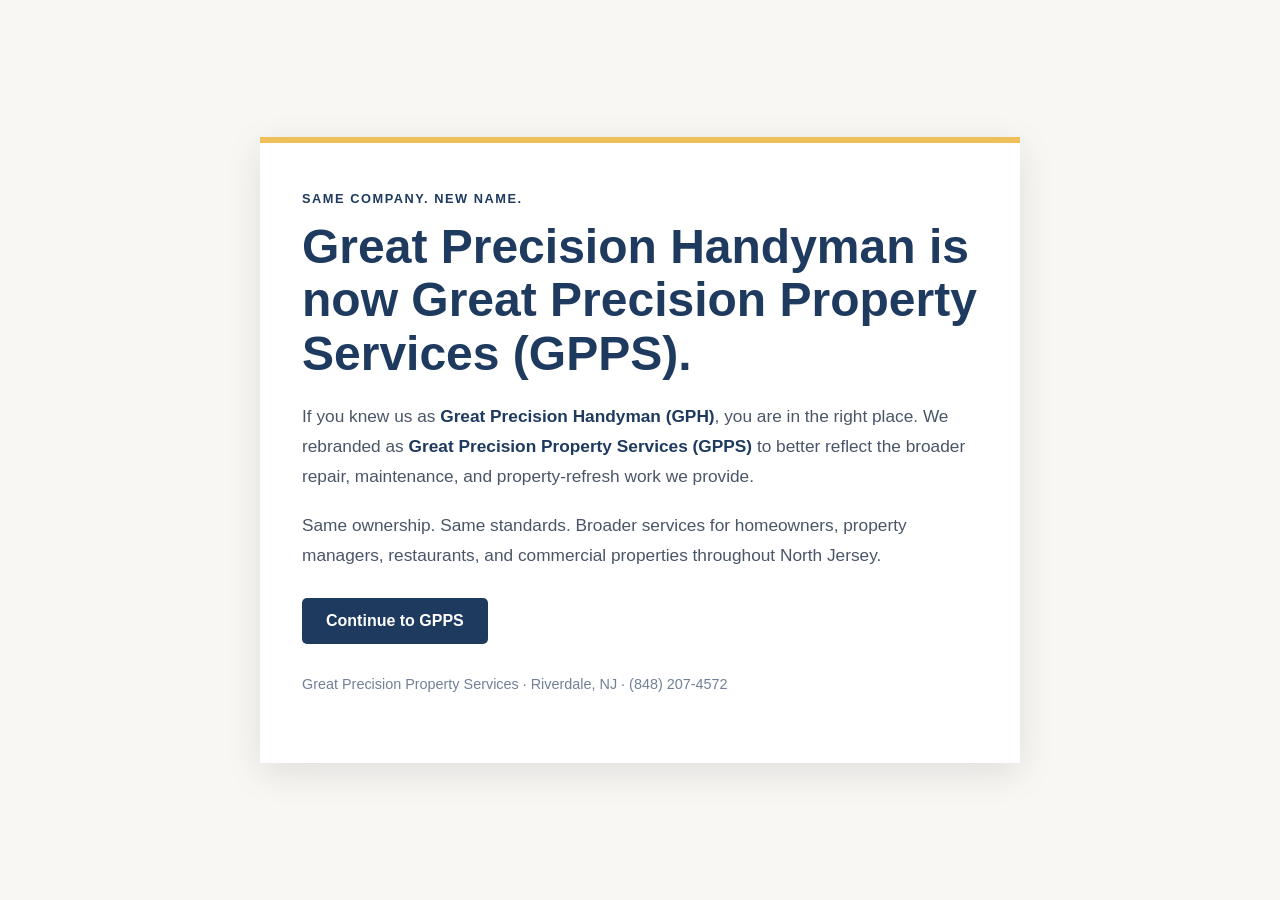
<file: formerly-great-precision-handyman/index.html>
<!DOCTYPE html>
<html lang="en">
<head>
  <meta name="robots" content="noindex,follow">
  <meta charset="UTF-8">
  <meta name="viewport" content="width=device-width, initial-scale=1.0">
  <title>Great Precision Handyman is now Great Precision Property Services</title>
  <meta name="description" content="Great Precision Handyman is now Great Precision Property Services (GPPS). Same company, broader property repair and maintenance services across North Jersey.">
  <link rel="canonical" href="https://greatprecisionservices.com/formerly-great-precision-handyman/">
  <script async src="https://www.googletagmanager.com/gtag/js?id=G-B15P44DQS3"></script>
  <script>
    window.dataLayer = window.dataLayer || [];
    function gtag(){dataLayer.push(arguments);}
    gtag('js', new Date());
    gtag('config', 'G-B15P44DQS3');
  </script>
  <style>
    :root { --navy:#1E3A5F; --gold:#efbf5a; --white:#fff; --off:#f8f7f4; --text:#1a1a2e; --mid:#4a5568; }
    * { box-sizing:border-box; }
    body { margin:0; font-family:Arial,Helvetica,sans-serif; background:var(--off); color:var(--text); }
    .wrap { min-height:100vh; display:flex; align-items:center; justify-content:center; padding:32px 20px; }
    .card { width:min(760px,100%); background:var(--white); border-top:6px solid var(--gold); box-shadow:0 10px 35px rgba(0,0,0,.10); padding:48px 42px; }
    .eyebrow { color:var(--navy); font-size:.8rem; font-weight:700; letter-spacing:.12em; text-transform:uppercase; margin-bottom:14px; }
    h1 { margin:0 0 20px; color:var(--navy); font-size:clamp(2rem,5vw,3rem); line-height:1.12; }
    p { color:var(--mid); font-size:1.08rem; line-height:1.75; margin:0 0 18px; }
    strong { color:var(--navy); }
    .cta { display:inline-block; margin-top:10px; background:var(--navy); color:#fff; text-decoration:none; font-weight:700; padding:14px 24px; border-radius:5px; animation:slowPulse 3.2s ease-in-out infinite; }
    @keyframes slowPulse {
      0%, 100% { opacity:1; transform:scale(1); box-shadow:0 0 0 rgba(30,58,95,0); }
      50% { opacity:.72; transform:scale(1.025); box-shadow:0 0 18px rgba(30,58,95,.28); }
    }
    @media (prefers-reduced-motion: reduce) {
      .cta { animation:none; }
    }
    .small { margin-top:28px; font-size:.9rem; color:#718096; }
  </style>
</head>
<body>
  <main class="wrap">
    <section class="card">
      <div class="eyebrow">Same company. New name.</div>
      <h1>Great Precision Handyman is now Great Precision Property Services (GPPS).</h1>
      <p>If you knew us as <strong>Great Precision Handyman (GPH)</strong>, you are in the right place. We rebranded as <strong>Great Precision Property Services (GPPS)</strong> to better reflect the broader repair, maintenance, and property-refresh work we provide.</p>
      <p>Same ownership. Same standards. Broader services for homeowners, property managers, restaurants, and commercial properties throughout North Jersey.</p>
      <a class="cta" href="https://greatprecisionservices.com/">Continue to GPPS</a>
      <p class="small">Great Precision Property Services · Riverdale, NJ · (848) 207-4572</p>
    </section>
  </main>
</body>
</html>
</file>
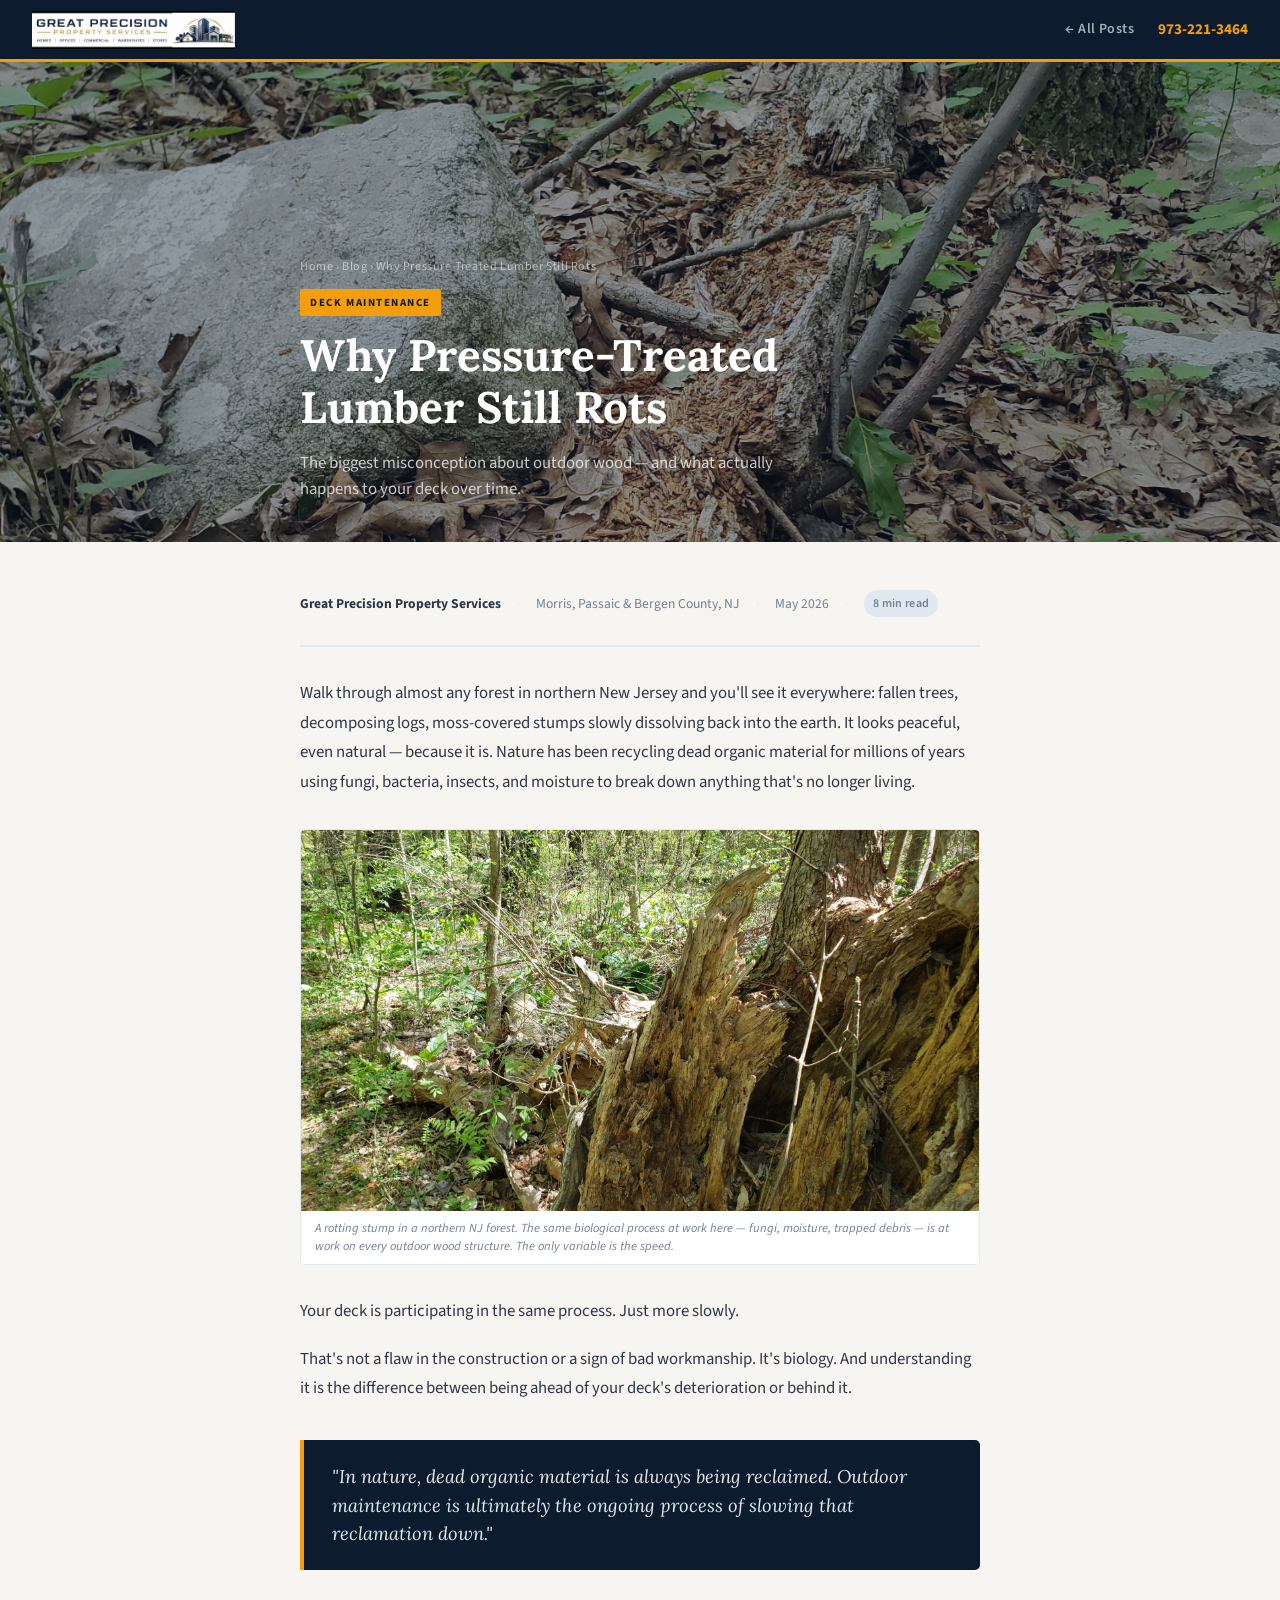
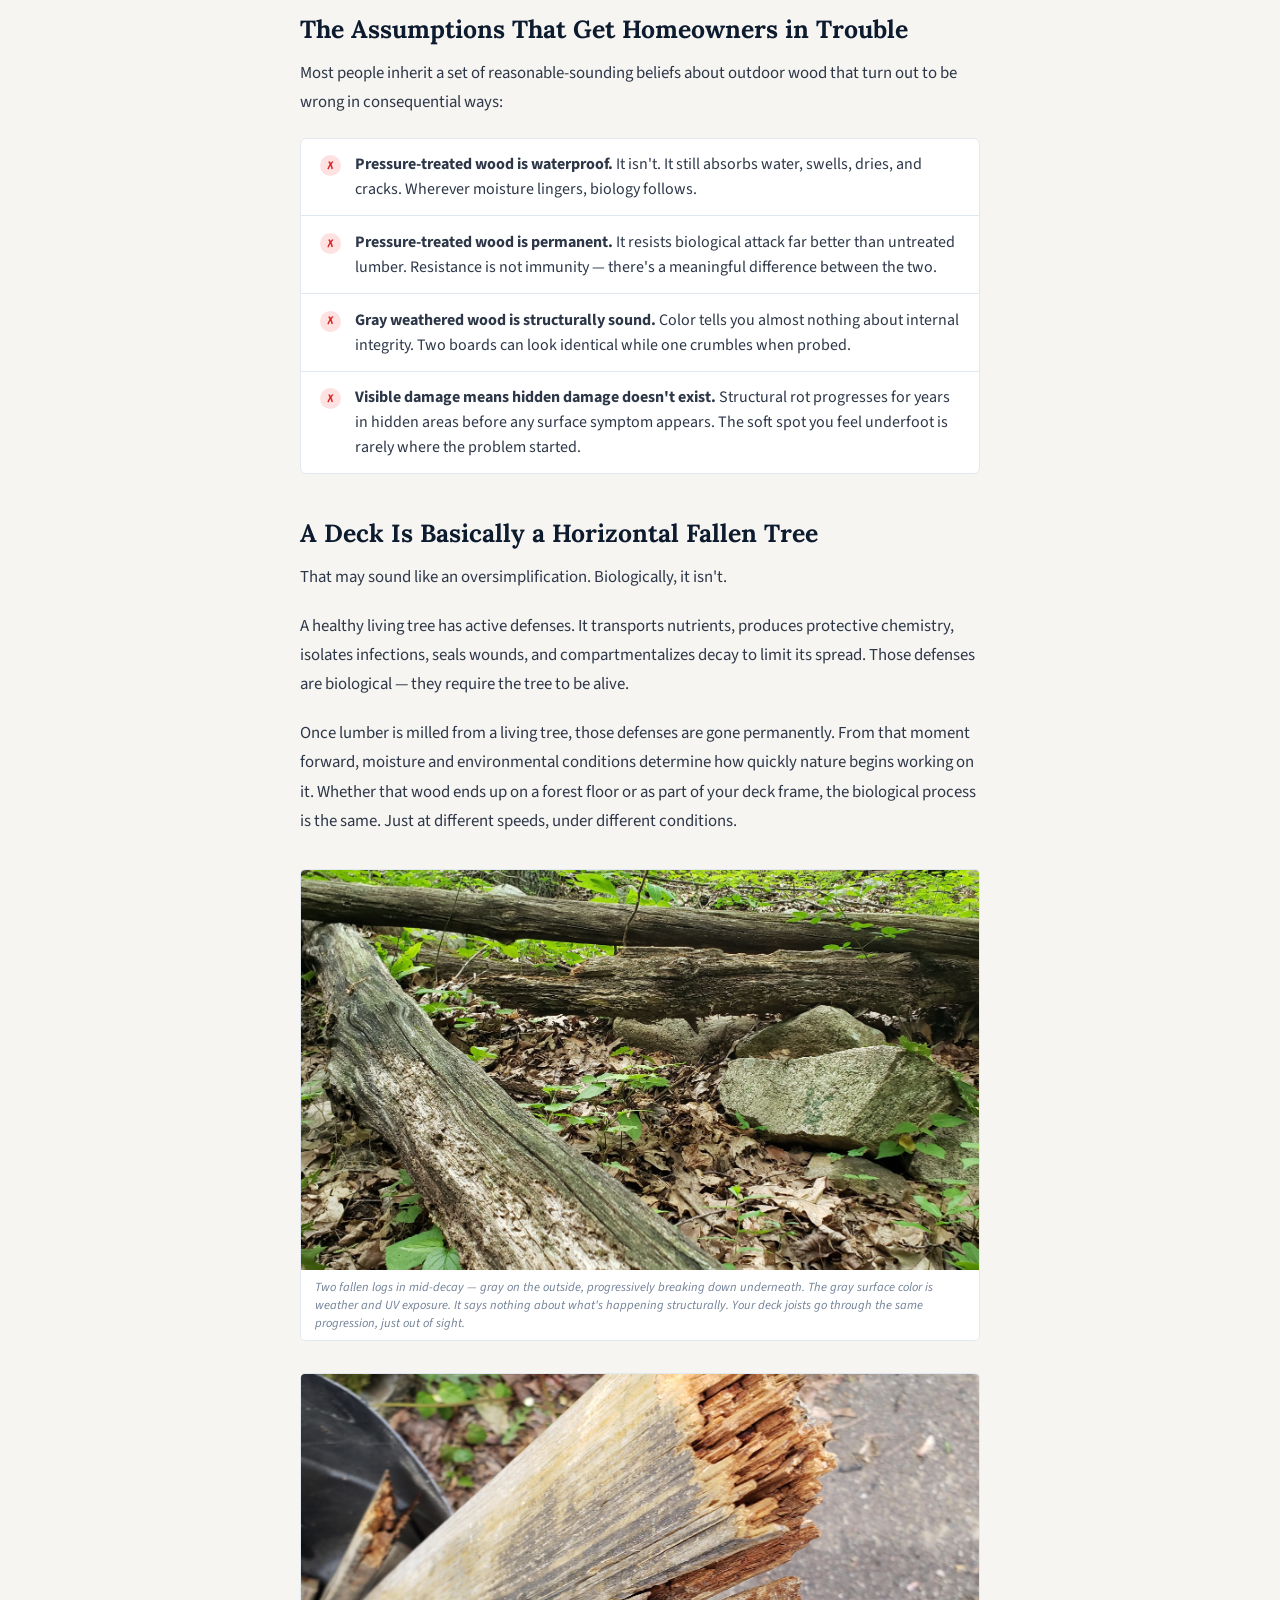
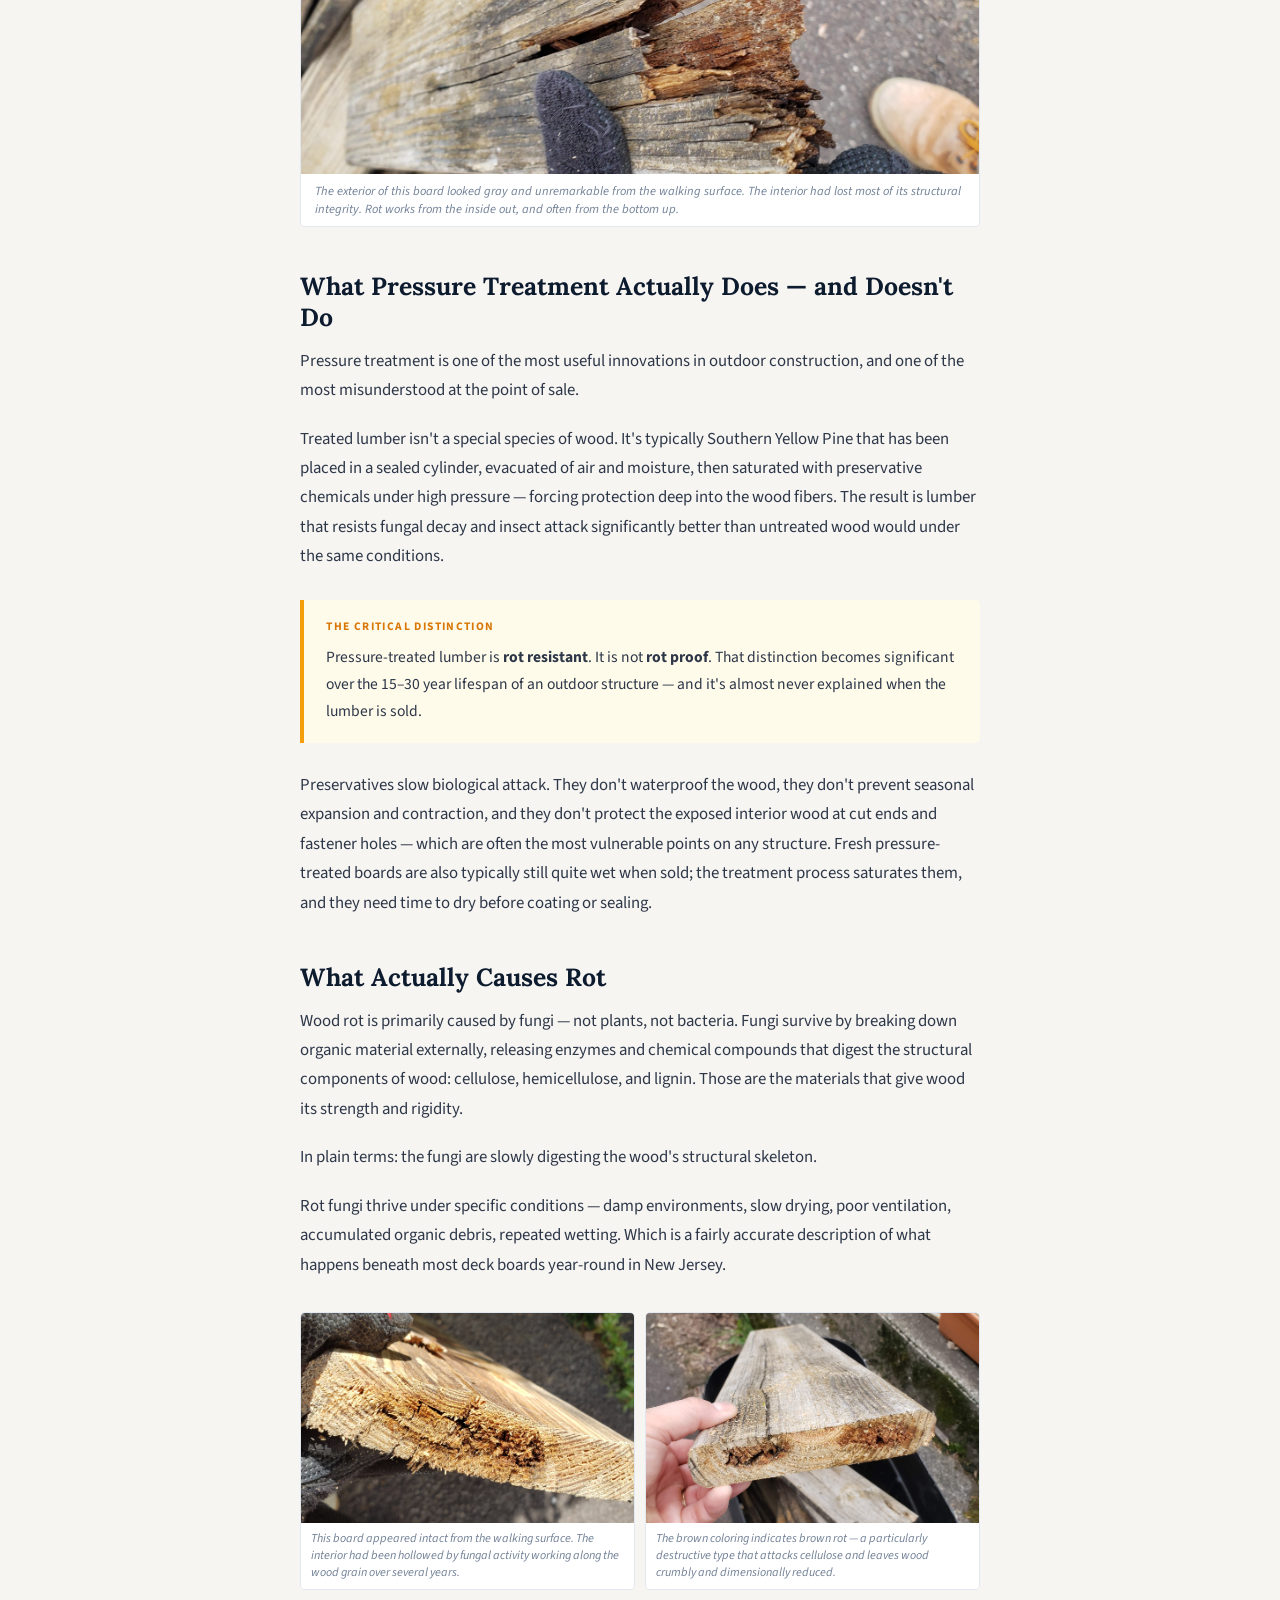
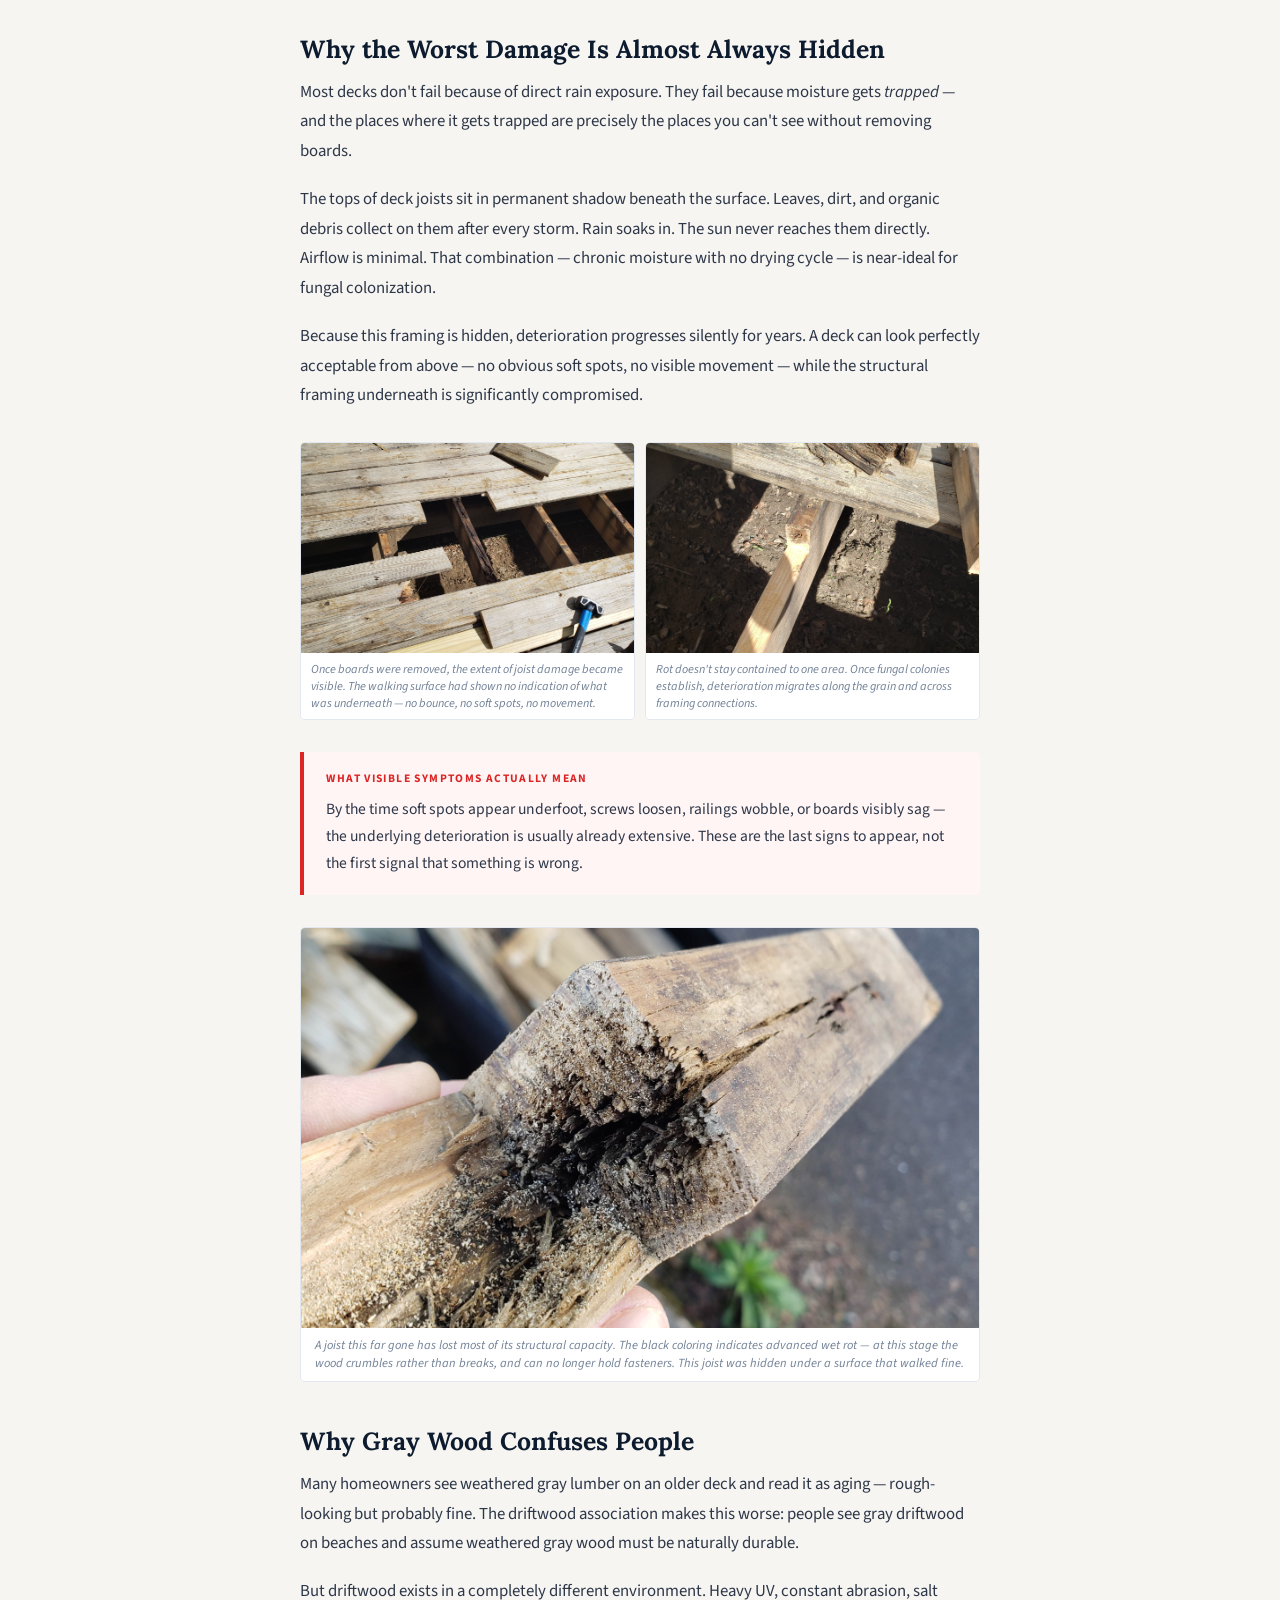
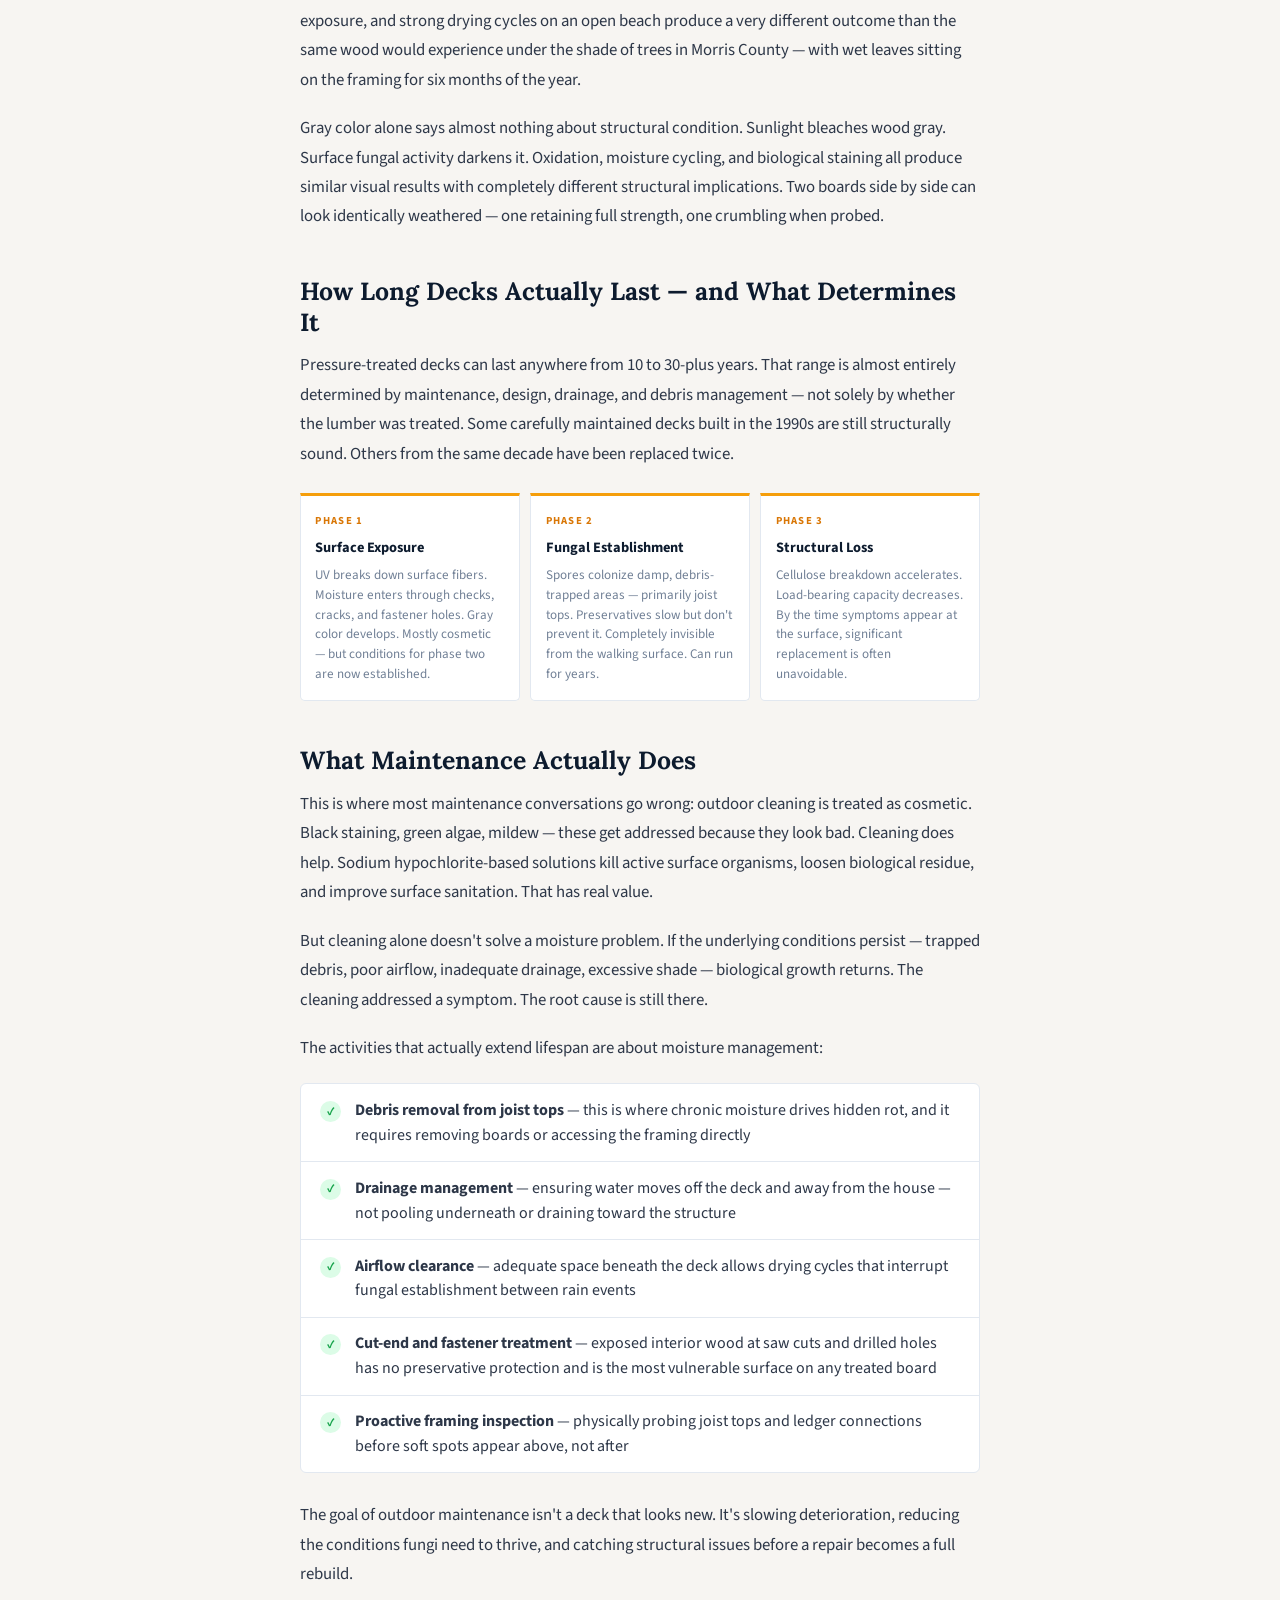
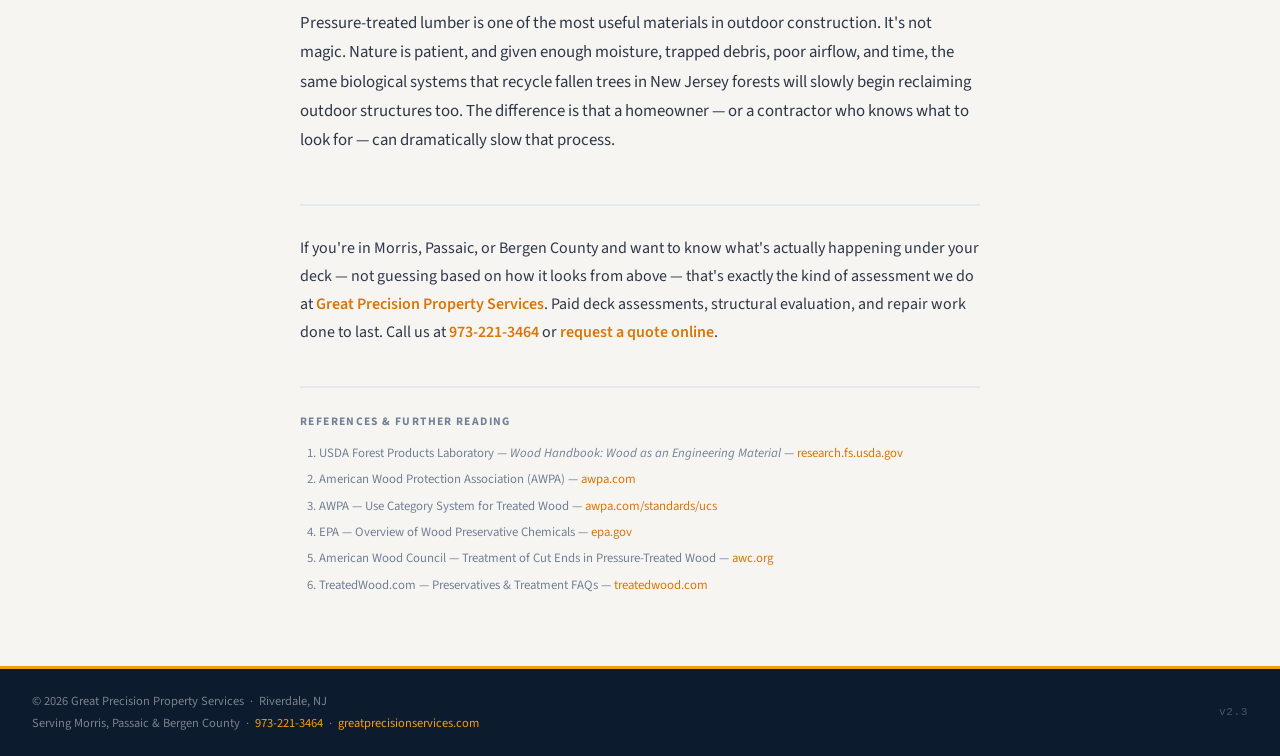
<file: pressure-treated-lumber-rot/index.html>
<!DOCTYPE html>
<html lang="en">
<head>
  <meta charset="UTF-8">
  <meta name="viewport" content="width=device-width, initial-scale=1.0">

  <!-- ═══ SEO META ═══ -->
  <title>Why Pressure-Treated Lumber Still Rots | Great Precision Property Services</title>
  <meta name="description" content="Most homeowners assume pressure-treated wood can't rot. Here's why that belief leads to hidden structural damage — and what actually determines how long a deck lasts. Serving Morris, Passaic & Bergen County, NJ.">
  <meta name="keywords" content="pressure treated lumber rot, deck rot NJ, why does deck rot, deck maintenance Morris County, deck inspection New Jersey, pressure treated wood rot proof">
  <link rel="canonical" href="https://greatprecisionservices.com/blog/why-pressure-treated-lumber-still-rots/">
  <meta name="robots" content="index, follow">
  <meta name="author" content="Great Precision Property Services">

  <!-- ═══ OPEN GRAPH (social sharing) ═══ -->
  <meta property="og:type"        content="article">
  <meta property="og:title"       content="Why Pressure-Treated Lumber Still Rots">
  <meta property="og:description" content="Pressure-treated wood resists rot. It doesn't stop it. Here's what actually happens to a deck over time — and why the worst damage is almost always hidden.">
  <meta property="og:url"         content="https://greatprecisionservices.com/blog/why-pressure-treated-lumber-still-rots/">
  <meta property="og:image"       content="https://greatprecisionservices.com/blog/why-pressure-treated-lumber-still-rots/images/Log_almost_completely_disintegrated_20260601_154435.jpg">
  <meta property="og:site_name"   content="Great Precision Property Services">
  <meta property="article:author" content="Great Precision Property Services">
  <meta property="article:published_time" content="2026-05-08">
  <meta property="article:section" content="Deck Maintenance">
  <meta property="article:tag"    content="pressure treated lumber, deck rot, deck maintenance, NJ home maintenance">

  <!-- ═══ TWITTER / X CARD ═══ -->
  <meta name="twitter:card"        content="summary_large_image">
  <meta name="twitter:title"       content="Why Pressure-Treated Lumber Still Rots">
  <meta name="twitter:description" content="Pressure-treated wood resists rot. It doesn't stop it. Here's what actually determines how long your deck lasts.">
  <meta name="twitter:image"       content="https://greatprecisionservices.com/blog/why-pressure-treated-lumber-still-rots/images/Log_almost_completely_disintegrated_20260601_154435.jpg">

  <!-- ═══ STRUCTURED DATA / SCHEMA MARKUP (GEO / AEO) ═══ -->
  <script type="application/ld+json">
  [
    {
      "@context": "https://schema.org",
      "@type": "BlogPosting",
      "headline": "Why Pressure-Treated Lumber Still Rots",
      "description": "Most homeowners assume pressure-treated wood cannot rot. This article explains the biology of wood decay, what pressure treatment actually does and doesn't do, and why hidden structural rot is so common in New Jersey decks.",
      "image": "https://greatprecisionservices.com/blog/why-pressure-treated-lumber-still-rots/images/Log_almost_completely_disintegrated_20260601_154435.jpg",
      "datePublished": "2026-05-08",
      "dateModified": "2026-05-21",
      "author": {
        "@type": "Organization",
        "name": "Great Precision Property Services",
        "url": "https://greatprecisionservices.com"
      },
      "publisher": {
        "@type": "Organization",
        "name": "Great Precision Property Services",
        "logo": {
          "@type": "ImageObject",
          "url": "https://greatprecisionservices.com/images/logo-main.png"
        }
      },
      "mainEntityOfPage": {
        "@type": "WebPage",
        "@id": "https://greatprecisionservices.com/blog/why-pressure-treated-lumber-still-rots/"
      },
      "keywords": "pressure treated lumber, deck rot, wood decay, deck maintenance, New Jersey, Morris County",
      "articleSection": "Deck Maintenance",
      "wordCount": "1800",
      "timeRequired": "PT8M",
      "inLanguage": "en-US",
      "about": [
        { "@type": "Thing", "name": "Pressure-treated lumber" },
        { "@type": "Thing", "name": "Wood rot" },
        { "@type": "Thing", "name": "Deck maintenance" },
        { "@type": "Thing", "name": "Fungal decay" }
      ]
    },
    {
      "@context": "https://schema.org",
      "@type": "BreadcrumbList",
      "itemListElement": [
        {
          "@type": "ListItem",
          "position": 1,
          "name": "Home",
          "item": "https://greatprecisionservices.com/"
        },
        {
          "@type": "ListItem",
          "position": 2,
          "name": "Blog",
          "item": "https://greatprecisionservices.com/blog/"
        },
        {
          "@type": "ListItem",
          "position": 3,
          "name": "Why Pressure-Treated Lumber Still Rots",
          "item": "https://greatprecisionservices.com/blog/why-pressure-treated-lumber-still-rots/"
        }
      ]
    },
    {
      "@context": "https://schema.org",
      "@type": "FAQPage",
      "mainEntity": [
        {
          "@type": "Question",
          "name": "Is pressure-treated lumber waterproof?",
          "acceptedAnswer": {
            "@type": "Answer",
            "text": "No. Pressure-treated lumber still absorbs water, swells, dries, and cracks. The preservative chemicals slow biological attack from fungi and insects, but they do not waterproof the wood or stop moisture absorption."
          }
        },
        {
          "@type": "Question",
          "name": "Can pressure-treated wood rot?",
          "acceptedAnswer": {
            "@type": "Answer",
            "text": "Yes. Pressure-treated lumber is rot resistant, not rot proof. Over time, preservatives diminish, moisture enters through cracks and fastener holes, and fungal decay establishes — especially in areas where moisture remains trapped, such as joist tops beneath deck boards."
          }
        },
        {
          "@type": "Question",
          "name": "Why does deck rot often go unnoticed?",
          "acceptedAnswer": {
            "@type": "Answer",
            "text": "Deck rot typically begins in hidden areas — joist tops, ledger connections, framing beneath the deck surface — where moisture stays trapped and airflow is minimal. By the time visible symptoms appear (soft spots, loose screws, wobbly railings), the underlying deterioration is usually already extensive."
          }
        },
        {
          "@type": "Question",
          "name": "Does gray weathered wood mean a deck is structurally sound?",
          "acceptedAnswer": {
            "@type": "Answer",
            "text": "Not necessarily. Gray color indicates surface weathering from UV exposure and oxidation, but says nothing about internal structural integrity. Two boards can look identically weathered while one retains full strength and the other crumbles when probed."
          }
        },
        {
          "@type": "Question",
          "name": "How long does a pressure-treated deck last?",
          "acceptedAnswer": {
            "@type": "Answer",
            "text": "Pressure-treated decks can last anywhere from 10 to 30-plus years, but lifespan is determined almost entirely by maintenance, design, drainage, and debris management — not solely by whether the lumber was treated."
          }
        }
      ]
    },
    {
      "@context": "https://schema.org",
      "@type": "LocalBusiness",
      "name": "Great Precision Property Services",
      "alternateName": "GPPS",
      "url": "https://greatprecisionservices.com",
      "telephone": "+19732213464",
      "address": {
        "@type": "PostalAddress",
        "addressLocality": "Riverdale",
        "addressRegion": "NJ",
        "postalCode": "07457",
        "addressCountry": "US"
      },
      "areaServed": [
        { "@type": "County", "name": "Morris County, NJ" },
        { "@type": "County", "name": "Passaic County, NJ" },
        { "@type": "County", "name": "Bergen County, NJ" }
      ],
      "description": "Premium residential and commercial property repair and maintenance serving Morris, Passaic, and Bergen County, New Jersey.",
      "logo": "https://greatprecisionservices.com/images/logo-main.png"
    }
  ]
  </script>

  <!-- ═══ FONTS ═══ -->
  <link rel="preconnect" href="https://fonts.googleapis.com">
  <link rel="preconnect" href="https://fonts.gstatic.com" crossorigin>
  <link href="https://fonts.googleapis.com/css2?family=Lora:ital,wght@0,400;0,600;0,700;1,400&family=Source+Sans+3:wght@300;400;600;700&display=swap" rel="stylesheet">

  <style>
    :root {
      --navy:       #0d1b2e;
      --amber:      #f59e0b;
      --amber-dark: #d97706;
      --white:      #ffffff;
      --page-bg:    #f7f5f2;
      --body-text:  #2d3748;
      --muted:      #718096;
      --border:     #e2e8f0;
      --red:        #dc2626;
      --green:      #16a34a;
      --col-width:  680px;
    }

    * { margin: 0; padding: 0; box-sizing: border-box; }

    body {
      font-family: 'Source Sans 3', sans-serif;
      background: var(--page-bg);
      color: var(--body-text);
      line-height: 1.75;
    }

    /* ── SITE NAV ── */
    .site-nav {
      background: var(--navy);
      border-bottom: 3px solid var(--amber);
      padding: 0 2rem;
      height: 62px;
      display: flex;
      align-items: center;
      justify-content: space-between;
      position: sticky;
      top: 0;
      z-index: 100;
    }

    .nav-logo {
      display: flex;
      align-items: center;
      gap: 0.6rem;
      text-decoration: none;
    }

    .nav-logo img {
      height: 38px;
      width: auto;
      display: block;
    }

    .nav-right {
      display: flex;
      align-items: center;
      gap: 1.5rem;
    }

    .nav-link {
      color: rgba(255,255,255,0.65);
      text-decoration: none;
      font-size: 0.875rem;
      font-weight: 600;
      letter-spacing: 0.03em;
      transition: color 0.15s;
    }

    .nav-link:hover { color: var(--white); }

    .nav-phone {
      color: var(--amber);
      font-weight: 700;
      font-size: 0.95rem;
      text-decoration: none;
      white-space: nowrap;
    }

    .nav-phone:hover { color: var(--white); }

    /* ── HERO ── */
    .hero {
      position: relative;
      height: 480px;
      overflow: hidden;
      background: var(--navy);
    }

    .hero img {
      width: 100%;
      height: 100%;
      object-fit: cover;
      object-position: center 30%;
      display: block;
      opacity: 0.55;
    }

    .hero-content {
      position: absolute;
      inset: 0;
      display: flex;
      flex-direction: column;
      justify-content: flex-end;
      padding: 2.5rem max(2rem, calc(50% - var(--col-width)/2));
    }

    .hero-breadcrumb {
      font-size: 0.75rem;
      color: rgba(255,255,255,0.55);
      letter-spacing: 0.05em;
      margin-bottom: 0.75rem;
    }

    .hero-breadcrumb a {
      color: rgba(255,255,255,0.55);
      text-decoration: none;
    }

    .hero-breadcrumb a:hover { color: var(--amber); }

    .hero-tag {
      display: inline-block;
      background: var(--amber);
      color: var(--navy);
      font-size: 0.68rem;
      font-weight: 700;
      letter-spacing: 0.14em;
      text-transform: uppercase;
      padding: 0.25rem 0.65rem;
      border-radius: 2px;
      margin-bottom: 0.9rem;
      width: fit-content;
    }

    .hero h1 {
      font-family: 'Lora', serif;
      font-size: clamp(1.85rem, 3.5vw, 2.75rem);
      font-weight: 700;
      color: var(--white);
      line-height: 1.18;
      max-width: 600px;
      margin-bottom: 1rem;
    }

    .hero-deck {
      color: rgba(255,255,255,0.75);
      font-size: 1.05rem;
      max-width: 520px;
      line-height: 1.55;
    }

    /* ── ARTICLE LAYOUT ── */
    .article-layout {
      max-width: calc(var(--col-width) + 4rem);
      margin: 0 auto;
      padding: 3rem 2rem 4rem;
    }

    /* ── BYLINE ── */
    .byline {
      display: flex;
      flex-wrap: wrap;
      align-items: center;
      gap: 0.5rem 1rem;
      padding-bottom: 1.75rem;
      margin-bottom: 2rem;
      border-bottom: 2px solid var(--border);
      font-size: 0.85rem;
      color: var(--muted);
    }

    .byline strong { color: var(--body-text); }

    .byline-sep { color: var(--border); }

    .read-time {
      background: var(--border);
      color: var(--muted);
      font-size: 0.75rem;
      font-weight: 600;
      padding: 0.2rem 0.55rem;
      border-radius: 20px;
      letter-spacing: 0.03em;
    }

    /* ── BODY TYPOGRAPHY ── */
    .prose h2 {
      font-family: 'Lora', serif;
      font-size: 1.55rem;
      font-weight: 700;
      color: var(--navy);
      margin: 2.75rem 0 0.85rem;
      line-height: 1.25;
    }

    .prose p {
      font-size: 1.05rem;
      margin-bottom: 1.2rem;
      color: var(--body-text);
    }

    .prose p:last-child { margin-bottom: 0; }

    /* ── PULL QUOTE ── */
    .pull-quote {
      border-left: 4px solid var(--amber);
      background: var(--navy);
      padding: 1.4rem 1.75rem;
      margin: 2.25rem 0;
      border-radius: 0 5px 5px 0;
    }

    .pull-quote p {
      font-family: 'Lora', serif;
      font-size: 1.15rem;
      font-style: italic;
      line-height: 1.55;
      color: rgba(255,255,255,0.9) !important;
      margin: 0 !important;
    }

    /* ── CALLOUT / ALERT ── */
    .callout, .alert {
      padding: 1.1rem 1.4rem;
      margin: 1.75rem 0;
      border-radius: 0 5px 5px 0;
    }

    .callout {
      background: #fffbeb;
      border-left: 4px solid var(--amber);
    }

    .alert {
      background: #fff5f5;
      border-left: 4px solid var(--red);
    }

    .callout-label, .alert-label {
      font-size: 0.72rem;
      font-weight: 700;
      text-transform: uppercase;
      letter-spacing: 0.12em;
      margin-bottom: 0.4rem;
    }

    .callout-label { color: var(--amber-dark); }
    .alert-label   { color: var(--red); }

    .callout p, .alert p {
      margin: 0 !important;
      font-size: 0.975rem;
    }

    /* ── FACT LIST ── */
    .fact-list {
      list-style: none;
      border: 1px solid var(--border);
      border-radius: 6px;
      overflow: hidden;
      background: var(--white);
      margin: 1.25rem 0 1.75rem;
    }

    .fact-list li {
      display: flex;
      gap: 0.85rem;
      align-items: flex-start;
      padding: 0.85rem 1.2rem;
      font-size: 1rem;
      border-bottom: 1px solid var(--border);
      line-height: 1.55;
    }

    .fact-list li:last-child { border-bottom: none; }

    .fact-icon {
      flex-shrink: 0;
      width: 21px;
      height: 21px;
      border-radius: 50%;
      display: flex;
      align-items: center;
      justify-content: center;
      font-size: 0.72rem;
      font-weight: 800;
      margin-top: 3px;
    }

    .fact-icon.no  { background: #fee2e2; color: var(--red); }
    .fact-icon.yes { background: #dcfce7; color: var(--green); }

    /* ── PHOTOS ── */
    .photo-full {
      margin: 2.5rem -2rem;
      background: #1a1a1a;
    }

    .photo-full img {
      width: 100%;
      max-height: 460px;
      object-fit: cover;
      display: block;
      opacity: 0.88;
    }

    .photo-full figcaption {
      font-size: 0.78rem;
      color: rgba(255,255,255,0.5);
      padding: 0.55rem 2rem;
      font-style: italic;
    }

    .photo-inline {
      margin: 2rem 0;
      border-radius: 5px;
      overflow: hidden;
      border: 1px solid var(--border);
    }

    .photo-inline img {
      width: 100%;
      max-height: 400px;
      object-fit: cover;
      display: block;
    }

    .photo-inline figcaption {
      background: var(--white);
      font-size: 0.78rem;
      color: var(--muted);
      padding: 0.5rem 0.85rem;
      font-style: italic;
      line-height: 1.45;
    }

    .photo-grid {
      display: grid;
      grid-template-columns: 1fr 1fr;
      gap: 0.6rem;
      margin: 2rem 0;
    }

    .photo-grid figure {
      border-radius: 5px;
      overflow: hidden;
      border: 1px solid var(--border);
    }

    .photo-grid img {
      width: 100%;
      height: 210px;
      object-fit: cover;
      display: block;
    }

    .photo-grid figcaption {
      background: var(--white);
      font-size: 0.76rem;
      color: var(--muted);
      padding: 0.45rem 0.65rem;
      font-style: italic;
      line-height: 1.4;
    }

    /* ── DECAY STAGES ── */
    .stages {
      display: grid;
      grid-template-columns: repeat(3, 1fr);
      gap: 0.65rem;
      margin: 1.5rem 0 2rem;
    }

    .stage {
      background: var(--white);
      border: 1px solid var(--border);
      border-top: 3px solid var(--amber);
      padding: 1rem 0.9rem;
      border-radius: 0 0 5px 5px;
    }

    .stage-num {
      font-size: 0.67rem;
      font-weight: 700;
      text-transform: uppercase;
      letter-spacing: 0.12em;
      color: var(--amber-dark);
      margin-bottom: 0.3rem;
    }

    .stage-name {
      font-weight: 700;
      font-size: 0.9rem;
      color: var(--navy);
      margin-bottom: 0.35rem;
    }

    .stage-desc {
      font-size: 0.82rem;
      color: var(--muted);
      line-height: 1.5;
    }

    /* ── CLOSING GPPS MENTION ── */
    .gpps-close {
      border-top: 2px solid var(--border);
      margin-top: 3rem;
      padding-top: 1.75rem;
    }

    .gpps-close p {
      font-size: 1rem;
      color: var(--body-text);
      margin-bottom: 0.75rem;
    }

    .gpps-close a {
      color: var(--amber-dark);
      font-weight: 600;
      text-decoration: none;
    }

    .gpps-close a:hover { text-decoration: underline; }

    /* ── REFERENCES ── */
    .references {
      margin-top: 2.5rem;
      padding-top: 1.5rem;
      border-top: 2px solid var(--border);
    }

    .references h3 {
      font-family: 'Source Sans 3', sans-serif;
      font-size: 0.72rem;
      font-weight: 700;
      text-transform: uppercase;
      letter-spacing: 0.12em;
      color: var(--muted);
      margin-bottom: 0.75rem;
    }

    .references ol {
      padding-left: 1.2rem;
    }

    .references li {
      font-size: 0.8rem;
      color: var(--muted);
      margin-bottom: 0.45rem;
      line-height: 1.5;
    }

    .references a {
      color: var(--amber-dark);
      text-decoration: none;
      word-break: break-all;
    }

    .references a:hover { text-decoration: underline; }

    /* ── FOOTER ── */
    footer {
      background: var(--navy);
      border-top: 3px solid var(--amber);
      padding: 1.4rem 2rem;
      display: flex;
      justify-content: space-between;
      align-items: center;
      flex-wrap: wrap;
      gap: 0.5rem;
      font-size: 0.78rem;
    }

    .footer-left {
      color: rgba(255,255,255,0.45);
      line-height: 1.7;
    }

    .footer-left a { color: var(--amber); text-decoration: none; }
    .footer-left a:hover { color: var(--white); }

    .footer-version {
      color: rgba(255,255,255,0.25);
      font-size: 0.7rem;
      font-family: monospace;
      letter-spacing: 0.05em;
    }

    /* ── RESPONSIVE ── */
    @media (max-width: 600px) {
      .hero { height: 380px; }
      .hero-content { padding: 1.5rem; }
      .photo-grid { grid-template-columns: 1fr; }
      .stages { grid-template-columns: 1fr; }
      .photo-full { margin: 2rem -1.5rem; }
      .article-layout { padding: 2rem 1.5rem 3rem; }
    }
  </style>
</head>
<body>

<!-- ── SITE NAV ── -->
<nav class="site-nav" aria-label="Site navigation">
  <a href="/" class="nav-logo" aria-label="Great Precision Property Services — Home">
    <img src="../../images/logo-main.png" alt="Great Precision Property Services logo">
  </a>
  <div class="nav-right">
    <a href="/blog/" class="nav-link">← All Posts</a>
    <a href="tel:9732213464" class="nav-phone">973-221-3464</a>
  </div>
</nav>

<!-- ── HERO ── -->
<header class="hero">
  <img src="images/Log_almost_completely_disintegrated_20260601_154435.jpg"
       alt="A fallen log almost completely disintegrated back into the New Jersey forest floor — nature's biological recycling process at its endpoint">
  <div class="hero-content">
    <nav class="hero-breadcrumb" aria-label="Breadcrumb">
      <a href="/">Home</a> &rsaquo; <a href="/blog/">Blog</a> &rsaquo; Why Pressure-Treated Lumber Still Rots
    </nav>
    <div class="hero-tag">Deck Maintenance</div>
    <h1>Why Pressure-Treated Lumber Still Rots</h1>
    <p class="hero-deck">The biggest misconception about outdoor wood — and what actually happens to your deck over time.</p>
  </div>
</header>

<!-- ── ARTICLE ── -->
<main>
  <div class="article-layout">

    <div class="byline" aria-label="Article metadata">
      <strong>Great Precision Property Services</strong>
      <span class="byline-sep">·</span>
      <span>Morris, Passaic &amp; Bergen County, NJ</span>
      <span class="byline-sep">·</span>
      <span>May 2026</span>
      <span class="byline-sep">·</span>
      <span class="read-time">8 min read</span>
    </div>

    <div class="prose">

      <p>Walk through almost any forest in northern New Jersey and you'll see it everywhere: fallen trees, decomposing logs, moss-covered stumps slowly dissolving back into the earth. It looks peaceful, even natural — because it is. Nature has been recycling dead organic material for millions of years using fungi, bacteria, insects, and moisture to break down anything that's no longer living.</p>

      <figure class="photo-inline">
        <img src="images/Tree_stump_rotting_in_forest_143705.jpg"
             alt="Rotting tree stump in a New Jersey forest showing advanced fungal decay and structural breakdown">
        <figcaption>A rotting stump in a northern NJ forest. The same biological process at work here — fungi, moisture, trapped debris — is at work on every outdoor wood structure. The only variable is the speed.</figcaption>
      </figure>

      <p>Your deck is participating in the same process. Just more slowly.</p>

      <p>That's not a flaw in the construction or a sign of bad workmanship. It's biology. And understanding it is the difference between being ahead of your deck's deterioration or behind it.</p>

      <div class="pull-quote">
        <p>"In nature, dead organic material is always being reclaimed. Outdoor maintenance is ultimately the ongoing process of slowing that reclamation down."</p>
      </div>


      <!-- MYTHS -->
      <h2>The Assumptions That Get Homeowners in Trouble</h2>

      <p>Most people inherit a set of reasonable-sounding beliefs about outdoor wood that turn out to be wrong in consequential ways:</p>

      <ul class="fact-list" aria-label="Common misconceptions about pressure-treated lumber">
        <li>
          <span class="fact-icon no" aria-hidden="true">✗</span>
          <span><strong>Pressure-treated wood is waterproof.</strong> It isn't. It still absorbs water, swells, dries, and cracks. Wherever moisture lingers, biology follows.</span>
        </li>
        <li>
          <span class="fact-icon no" aria-hidden="true">✗</span>
          <span><strong>Pressure-treated wood is permanent.</strong> It resists biological attack far better than untreated lumber. Resistance is not immunity — there's a meaningful difference between the two.</span>
        </li>
        <li>
          <span class="fact-icon no" aria-hidden="true">✗</span>
          <span><strong>Gray weathered wood is structurally sound.</strong> Color tells you almost nothing about internal integrity. Two boards can look identical while one crumbles when probed.</span>
        </li>
        <li>
          <span class="fact-icon no" aria-hidden="true">✗</span>
          <span><strong>Visible damage means hidden damage doesn't exist.</strong> Structural rot progresses for years in hidden areas before any surface symptom appears. The soft spot you feel underfoot is rarely where the problem started.</span>
        </li>
      </ul>


      <!-- DECK IS A FALLEN TREE -->
      <h2>A Deck Is Basically a Horizontal Fallen Tree</h2>

      <p>That may sound like an oversimplification. Biologically, it isn't.</p>

      <p>A healthy living tree has active defenses. It transports nutrients, produces protective chemistry, isolates infections, seals wounds, and compartmentalizes decay to limit its spread. Those defenses are biological — they require the tree to be alive.</p>

      <p>Once lumber is milled from a living tree, those defenses are gone permanently. From that moment forward, moisture and environmental conditions determine how quickly nature begins working on it. Whether that wood ends up on a forest floor or as part of your deck frame, the biological process is the same. Just at different speeds, under different conditions.</p>

      <figure class="photo-inline">
        <img src="images/rotting_logs_20260601_154336.jpg"
             alt="Two fallen gray weathered logs on a New Jersey forest floor mid-decay, surrounded by leaf litter">
        <figcaption>Two fallen logs in mid-decay — gray on the outside, progressively breaking down underneath. The gray surface color is weather and UV exposure. It says nothing about what's happening structurally. Your deck joists go through the same progression, just out of sight.</figcaption>
      </figure>

      <figure class="photo-inline">
        <img src="images/20260508_161606.jpg"
             alt="Cross-section of a rotted pressure-treated deck board — weathered gray exterior with severely deteriorated interior">
        <figcaption>The exterior of this board looked gray and unremarkable from the walking surface. The interior had lost most of its structural integrity. Rot works from the inside out, and often from the bottom up.</figcaption>
      </figure>


      <!-- WHAT PT ACTUALLY DOES -->
      <h2>What Pressure Treatment Actually Does — and Doesn't Do</h2>

      <p>Pressure treatment is one of the most useful innovations in outdoor construction, and one of the most misunderstood at the point of sale.</p>

      <p>Treated lumber isn't a special species of wood. It's typically Southern Yellow Pine that has been placed in a sealed cylinder, evacuated of air and moisture, then saturated with preservative chemicals under high pressure — forcing protection deep into the wood fibers. The result is lumber that resists fungal decay and insect attack significantly better than untreated wood would under the same conditions.</p>

      <div class="callout">
        <div class="callout-label">The Critical Distinction</div>
        <p>Pressure-treated lumber is <strong>rot resistant</strong>. It is not <strong>rot proof</strong>. That distinction becomes significant over the 15–30 year lifespan of an outdoor structure — and it's almost never explained when the lumber is sold.</p>
      </div>

      <p>Preservatives slow biological attack. They don't waterproof the wood, they don't prevent seasonal expansion and contraction, and they don't protect the exposed interior wood at cut ends and fastener holes — which are often the most vulnerable points on any structure. Fresh pressure-treated boards are also typically still quite wet when sold; the treatment process saturates them, and they need time to dry before coating or sealing.</p>


      <!-- WHAT CAUSES ROT -->
      <h2>What Actually Causes Rot</h2>

      <p>Wood rot is primarily caused by fungi — not plants, not bacteria. Fungi survive by breaking down organic material externally, releasing enzymes and chemical compounds that digest the structural components of wood: cellulose, hemicellulose, and lignin. Those are the materials that give wood its strength and rigidity.</p>

      <p>In plain terms: the fungi are slowly digesting the wood's structural skeleton.</p>

      <p>Rot fungi thrive under specific conditions — damp environments, slow drying, poor ventilation, accumulated organic debris, repeated wetting. Which is a fairly accurate description of what happens beneath most deck boards year-round in New Jersey.</p>

      <div class="photo-grid">
        <figure>
          <img src="images/Rotted_Deck_Board_Interior1_155302.jpg"
               alt="Interior cross-section of a rotted deck board showing advanced fiber breakdown from fungal activity">
          <figcaption>This board appeared intact from the walking surface. The interior had been hollowed by fungal activity working along the wood grain over several years.</figcaption>
        </figure>
        <figure>
          <img src="images/Rotted_Deck_Board_Interior2_161845.jpg"
               alt="Second rotted deck board showing brown rot discoloration pattern through the interior">
          <figcaption>The brown coloring indicates brown rot — a particularly destructive type that attacks cellulose and leaves wood crumbly and dimensionally reduced.</figcaption>
        </figure>
      </div>


      <!-- HIDDEN ROT -->
      <h2>Why the Worst Damage Is Almost Always Hidden</h2>

      <p>Most decks don't fail because of direct rain exposure. They fail because moisture gets <em>trapped</em> — and the places where it gets trapped are precisely the places you can't see without removing boards.</p>

      <p>The tops of deck joists sit in permanent shadow beneath the surface. Leaves, dirt, and organic debris collect on them after every storm. Rain soaks in. The sun never reaches them directly. Airflow is minimal. That combination — chronic moisture with no drying cycle — is near-ideal for fungal colonization.</p>

      <p>Because this framing is hidden, deterioration progresses silently for years. A deck can look perfectly acceptable from above — no obvious soft spots, no visible movement — while the structural framing underneath is significantly compromised.</p>

      <div class="photo-grid">
        <figure>
          <img src="images/Rotted_Joist_153830.jpg"
               alt="Deck with boards removed to reveal severely rotted joist framing beneath the walking surface">
          <figcaption>Once boards were removed, the extent of joist damage became visible. The walking surface had shown no indication of what was underneath — no bounce, no soft spots, no movement.</figcaption>
        </figure>
        <figure>
          <img src="images/Rotted_Joist_rot_migration_163949.jpg"
               alt="Rot migration spreading along the length of a deck joist from an established fungal colony">
          <figcaption>Rot doesn't stay contained to one area. Once fungal colonies establish, deterioration migrates along the grain and across framing connections.</figcaption>
        </figure>
      </div>

      <div class="alert">
        <div class="alert-label">What Visible Symptoms Actually Mean</div>
        <p>By the time soft spots appear underfoot, screws loosen, railings wobble, or boards visibly sag — the underlying deterioration is usually already extensive. These are the last signs to appear, not the first signal that something is wrong.</p>
      </div>

      <figure class="photo-inline">
        <img src="images/Rotted_Joist_Closeup_173614.jpg"
             alt="Close-up of a severely rotted deck joist showing advanced black wet rot and complete structural failure">
        <figcaption>A joist this far gone has lost most of its structural capacity. The black coloring indicates advanced wet rot — at this stage the wood crumbles rather than breaks, and can no longer hold fasteners. This joist was hidden under a surface that walked fine.</figcaption>
      </figure>


      <!-- GRAY WOOD -->
      <h2>Why Gray Wood Confuses People</h2>

      <p>Many homeowners see weathered gray lumber on an older deck and read it as aging — rough-looking but probably fine. The driftwood association makes this worse: people see gray driftwood on beaches and assume weathered gray wood must be naturally durable.</p>

      <p>But driftwood exists in a completely different environment. Heavy UV, constant abrasion, salt exposure, and strong drying cycles on an open beach produce a very different outcome than the same wood would experience under the shade of trees in Morris County — with wet leaves sitting on the framing for six months of the year.</p>

      <p>Gray color alone says almost nothing about structural condition. Sunlight bleaches wood gray. Surface fungal activity darkens it. Oxidation, moisture cycling, and biological staining all produce similar visual results with completely different structural implications. Two boards side by side can look identically weathered — one retaining full strength, one crumbling when probed.</p>


      <!-- LIFESPAN STAGES -->
      <h2>How Long Decks Actually Last — and What Determines It</h2>

      <p>Pressure-treated decks can last anywhere from 10 to 30-plus years. That range is almost entirely determined by maintenance, design, drainage, and debris management — not solely by whether the lumber was treated. Some carefully maintained decks built in the 1990s are still structurally sound. Others from the same decade have been replaced twice.</p>

      <div class="stages" aria-label="Stages of deck wood deterioration">
        <div class="stage">
          <div class="stage-num">Phase 1</div>
          <div class="stage-name">Surface Exposure</div>
          <div class="stage-desc">UV breaks down surface fibers. Moisture enters through checks, cracks, and fastener holes. Gray color develops. Mostly cosmetic — but conditions for phase two are now established.</div>
        </div>
        <div class="stage">
          <div class="stage-num">Phase 2</div>
          <div class="stage-name">Fungal Establishment</div>
          <div class="stage-desc">Spores colonize damp, debris-trapped areas — primarily joist tops. Preservatives slow but don't prevent it. Completely invisible from the walking surface. Can run for years.</div>
        </div>
        <div class="stage">
          <div class="stage-num">Phase 3</div>
          <div class="stage-name">Structural Loss</div>
          <div class="stage-desc">Cellulose breakdown accelerates. Load-bearing capacity decreases. By the time symptoms appear at the surface, significant replacement is often unavoidable.</div>
        </div>
      </div>


      <!-- MAINTENANCE -->
      <h2>What Maintenance Actually Does</h2>

      <p>This is where most maintenance conversations go wrong: outdoor cleaning is treated as cosmetic. Black staining, green algae, mildew — these get addressed because they look bad. Cleaning does help. Sodium hypochlorite-based solutions kill active surface organisms, loosen biological residue, and improve surface sanitation. That has real value.</p>

      <p>But cleaning alone doesn't solve a moisture problem. If the underlying conditions persist — trapped debris, poor airflow, inadequate drainage, excessive shade — biological growth returns. The cleaning addressed a symptom. The root cause is still there.</p>

      <p>The activities that actually extend lifespan are about moisture management:</p>

      <ul class="fact-list" aria-label="Effective deck maintenance practices">
        <li>
          <span class="fact-icon yes" aria-hidden="true">✓</span>
          <span><strong>Debris removal from joist tops</strong> — this is where chronic moisture drives hidden rot, and it requires removing boards or accessing the framing directly</span>
        </li>
        <li>
          <span class="fact-icon yes" aria-hidden="true">✓</span>
          <span><strong>Drainage management</strong> — ensuring water moves off the deck and away from the house — not pooling underneath or draining toward the structure</span>
        </li>
        <li>
          <span class="fact-icon yes" aria-hidden="true">✓</span>
          <span><strong>Airflow clearance</strong> — adequate space beneath the deck allows drying cycles that interrupt fungal establishment between rain events</span>
        </li>
        <li>
          <span class="fact-icon yes" aria-hidden="true">✓</span>
          <span><strong>Cut-end and fastener treatment</strong> — exposed interior wood at saw cuts and drilled holes has no preservative protection and is the most vulnerable surface on any treated board</span>
        </li>
        <li>
          <span class="fact-icon yes" aria-hidden="true">✓</span>
          <span><strong>Proactive framing inspection</strong> — physically probing joist tops and ledger connections before soft spots appear above, not after</span>
        </li>
      </ul>

      <p>The goal of outdoor maintenance isn't a deck that looks new. It's slowing deterioration, reducing the conditions fungi need to thrive, and catching structural issues before a repair becomes a full rebuild.</p>

      <p>Pressure-treated lumber is one of the most useful materials in outdoor construction. It's not magic. Nature is patient, and given enough moisture, trapped debris, poor airflow, and time, the same biological systems that recycle fallen trees in New Jersey forests will slowly begin reclaiming outdoor structures too. The difference is that a homeowner — or a contractor who knows what to look for — can dramatically slow that process.</p>

    </div><!-- .prose -->


    <!-- ── CLOSING GPPS MENTION ── -->
    <div class="gpps-close">
      <p>If you're in Morris, Passaic, or Bergen County and want to know what's actually happening under your deck — not guessing based on how it looks from above — that's exactly the kind of assessment we do at <a href="/">Great Precision Property Services</a>. Paid deck assessments, structural evaluation, and repair work done to last. Call us at <a href="tel:9732213464">973-221-3464</a> or <a href="https://tally.so/r/KYPodg">request a quote online</a>.</p>
    </div>


    <!-- ── REFERENCES ── -->
    <div class="references">
      <h3>References &amp; Further Reading</h3>
      <ol>
        <li>USDA Forest Products Laboratory — <em>Wood Handbook: Wood as an Engineering Material</em> &mdash; <a href="https://research.fs.usda.gov/fpl/wood-handbook" target="_blank" rel="noopener">research.fs.usda.gov</a></li>
        <li>American Wood Protection Association (AWPA) &mdash; <a href="https://awpa.com/" target="_blank" rel="noopener">awpa.com</a></li>
        <li>AWPA — Use Category System for Treated Wood &mdash; <a href="https://awpa.com/standards/ucs" target="_blank" rel="noopener">awpa.com/standards/ucs</a></li>
        <li>EPA — Overview of Wood Preservative Chemicals &mdash; <a href="https://www.epa.gov/ingredients-used-pesticide-products/overview-wood-preservative-chemicals" target="_blank" rel="noopener">epa.gov</a></li>
        <li>American Wood Council — Treatment of Cut Ends in Pressure-Treated Wood &mdash; <a href="https://awc.org/faq/what-is-the-best-way-to-deal-with-the-exposed-ends-of-unpreserved-wood-when-pressure-treated-wood-is-cut/" target="_blank" rel="noopener">awc.org</a></li>
        <li>TreatedWood.com — Preservatives &amp; Treatment FAQs &mdash; <a href="https://www.treatedwood.com/accordion/preservatives-and-treatment-faqs" target="_blank" rel="noopener">treatedwood.com</a></li>
      </ol>
    </div>

  </div><!-- .article-layout -->
</main>

<!-- ── FOOTER ── -->
<footer>
  <div class="footer-left">
    <div>© 2026 Great Precision Property Services &nbsp;·&nbsp; Riverdale, NJ</div>
    <div>Serving Morris, Passaic &amp; Bergen County &nbsp;·&nbsp; <a href="tel:9732213464">973-221-3464</a> &nbsp;·&nbsp; <a href="/">greatprecisionservices.com</a></div>
  </div>
  <div class="footer-version">v2.3</div>
</footer>

</body>
</html>
</file>
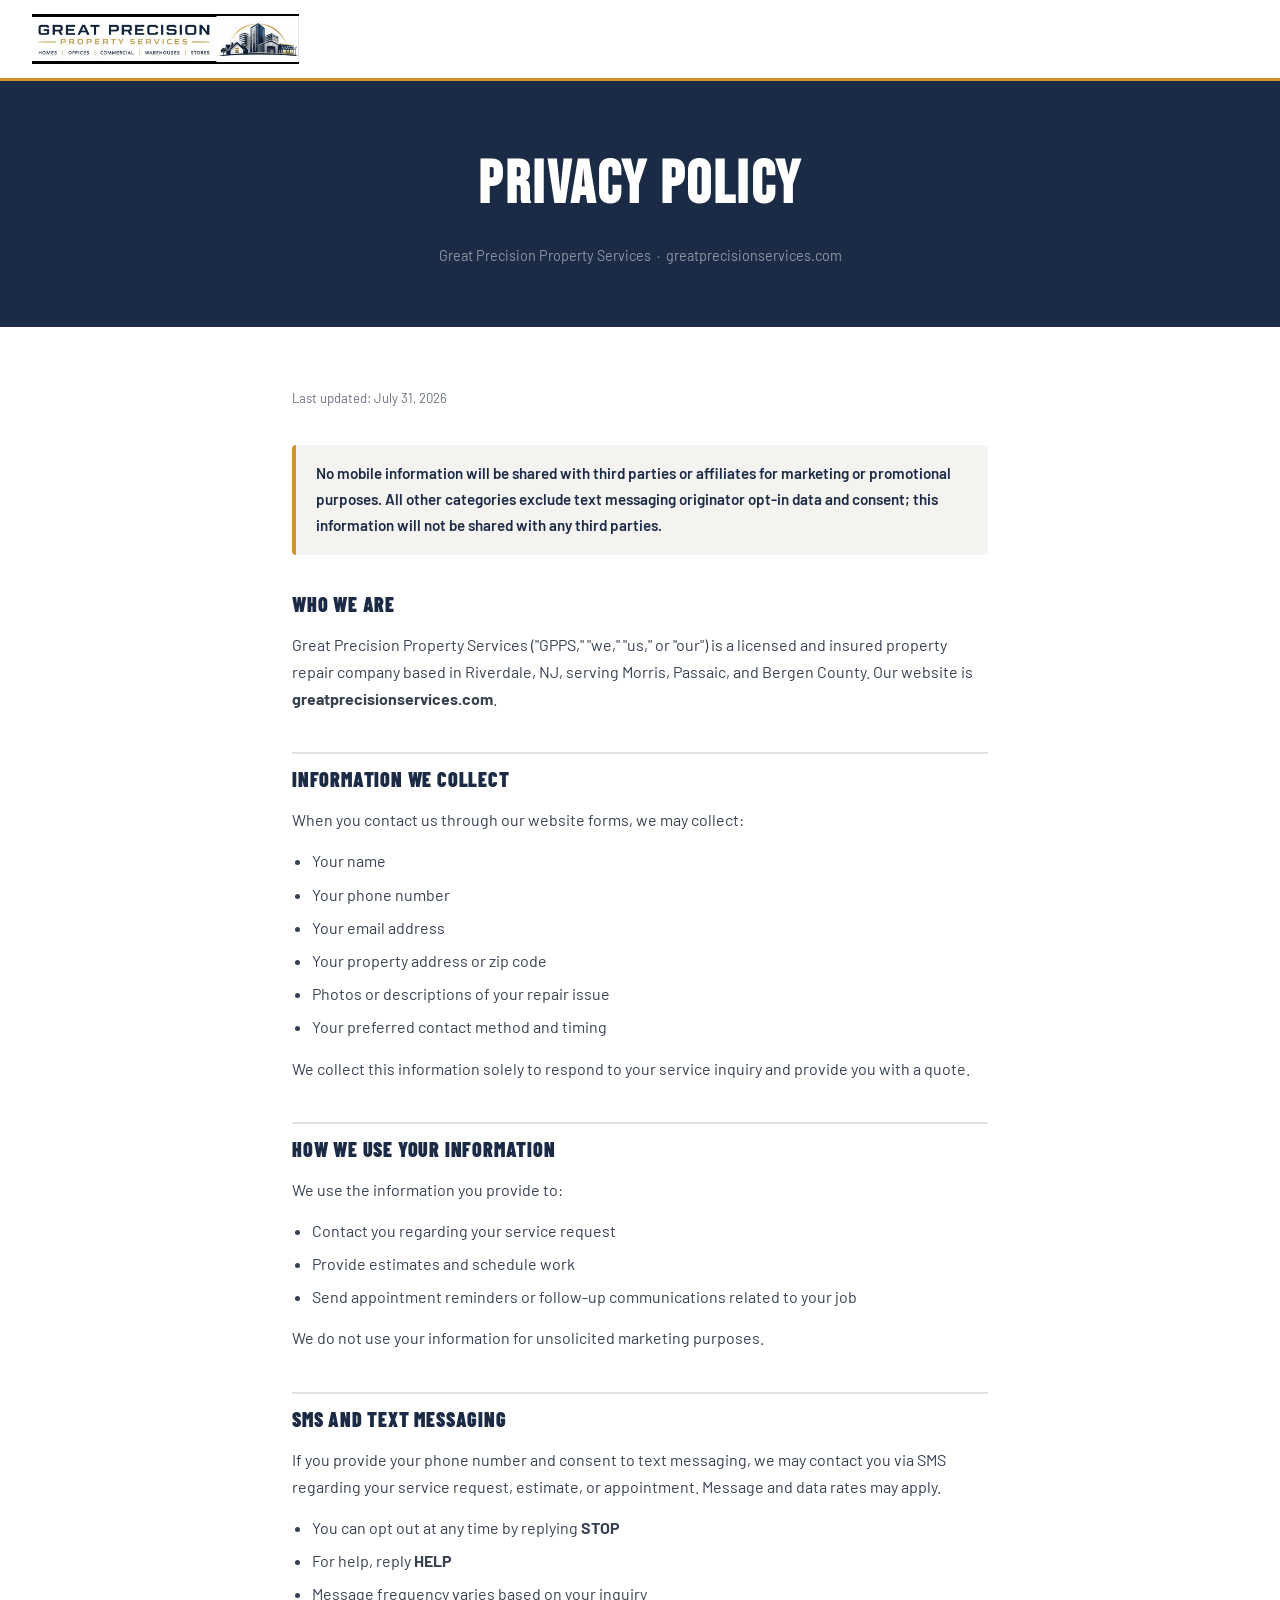
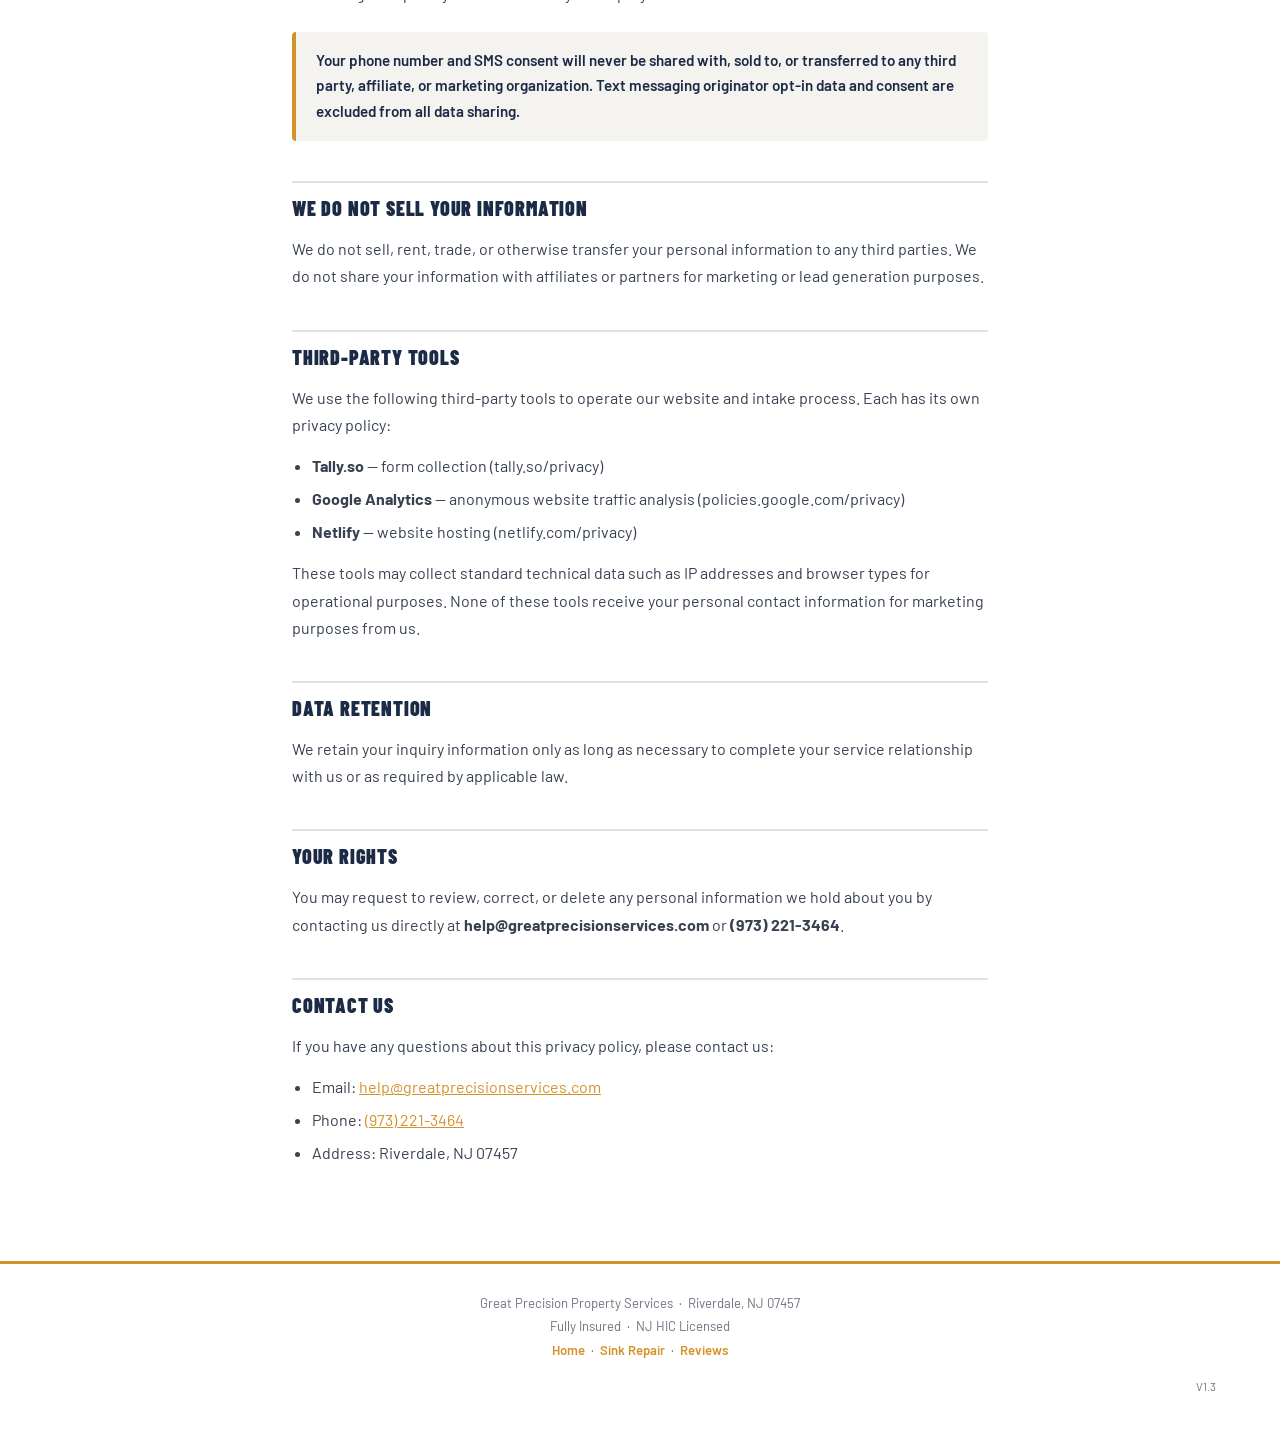
<file: privacy/index.html>
<!DOCTYPE html>
<html lang="en">
<head>
<meta charset="UTF-8">
<meta name="viewport" content="width=device-width, initial-scale=1.0">
<title>Privacy Policy | Great Precision Property Services</title>
<meta name="description" content="Privacy policy for Great Precision Property Services. We do not sell or share your personal information.">
<!-- Google Analytics -->
<script async src="https://www.googletagmanager.com/gtag/js?id=G-B15P44DQS3"></script>
<script>
  window.dataLayer = window.dataLayer || [];
  function gtag(){dataLayer.push(arguments);}
  gtag('js', new Date());
  gtag('config', 'G-B15P44DQS3');
</script>
<link rel="preconnect" href="https://fonts.googleapis.com">
<link href="https://fonts.googleapis.com/css2?family=Bebas+Neue&family=Barlow:wght@400;600;700&family=Barlow+Condensed:wght@600;700;900&display=swap" rel="stylesheet">
<style>
*,*::before,*::after{box-sizing:border-box;margin:0;padding:0}
body{font-family:'Barlow',sans-serif;font-size:16px;line-height:1.7;background:#fff;color:#1a1c22}
:root{
  --navy:#1B2A45;
  --amber:#D4922A;
  --red:#C8281E;
  --muted:#6b7280;
  --border:#e2e1de;
  --mid:#f4f3f0;
}
.logo-bar{background:#fff;padding:14px 32px;border-bottom:3px solid var(--amber);display:flex;align-items:center;justify-content:space-between;flex-wrap:wrap;gap:12px}
.logo-bar img{height:50px;width:auto}
.logo-bar a{font-family:'Barlow Condensed',sans-serif;font-weight:700;font-size:.9rem;color:var(--muted);text-decoration:none;letter-spacing:.04em}
.logo-bar a:hover{color:var(--navy)}

.hero{background:var(--navy);padding:52px 32px 44px;text-align:center}
.hero h1{font-family:'Bebas Neue',sans-serif;font-size:clamp(2.4rem,5vw,3.8rem);color:#fff;letter-spacing:.04em;margin-bottom:8px}
.hero p{color:rgba(255,255,255,.5);font-size:.9rem}

.content{max-width:760px;margin:0 auto;padding:60px 32px 80px}

h2{font-family:'Barlow Condensed',sans-serif;font-weight:900;font-size:1.25rem;letter-spacing:.04em;text-transform:uppercase;color:var(--navy);margin:40px 0 10px;padding-top:8px;border-top:2px solid var(--border)}
h2:first-of-type{margin-top:0;border-top:none}
p{color:#374151;margin-bottom:14px}
ul{margin:0 0 14px 20px;color:#374151}
ul li{margin-bottom:6px}
.highlight{
  background:var(--mid);
  border-left:4px solid var(--amber);
  border-radius:4px;
  padding:16px 20px;
  margin:24px 0;
  font-size:.95rem;
  color:var(--navy);
  font-weight:600;
}
.updated{font-size:.82rem;color:var(--muted);margin-bottom:36px}

footer{background:#fff;border-top:3px solid var(--amber);padding:28px 32px;text-align:center}
footer p{font-size:.82rem;color:var(--muted);line-height:1.8}
footer a{color:var(--amber);text-decoration:none;font-weight:600}
footer a:hover{text-decoration:underline}
</style>
</head>
<body>

<div class="logo-bar">
  <img src="/images/logo-main.png" alt="Great Precision Property Services">
  <a href="/"></a>
</div>

<div class="hero">
  <h1>Privacy Policy</h1>
  <p>Great Precision Property Services &nbsp;·&nbsp; greatprecisionservices.com</p>
</div>

<div class="content">
  <p class="updated">Last updated: July 31, 2026</p>

  <div class="highlight">
    No mobile information will be shared with third parties or affiliates for marketing or promotional purposes. All other categories exclude text messaging originator opt-in data and consent; this information will not be shared with any third parties.
  </div>

  <h2>Who We Are</h2>
  <p>Great Precision Property Services ("GPPS," "we," "us," or "our") is a licensed and insured property repair company based in Riverdale, NJ, serving Morris, Passaic, and Bergen County. Our website is <strong>greatprecisionservices.com</strong>.</p>

  <h2>Information We Collect</h2>
  <p>When you contact us through our website forms, we may collect:</p>
  <ul>
    <li>Your name</li>
    <li>Your phone number</li>
    <li>Your email address</li>
    <li>Your property address or zip code</li>
    <li>Photos or descriptions of your repair issue</li>
    <li>Your preferred contact method and timing</li>
  </ul>
  <p>We collect this information solely to respond to your service inquiry and provide you with a quote.</p>

  <h2>How We Use Your Information</h2>
  <p>We use the information you provide to:</p>
  <ul>
    <li>Contact you regarding your service request</li>
    <li>Provide estimates and schedule work</li>
    <li>Send appointment reminders or follow-up communications related to your job</li>
  </ul>
  <p>We do not use your information for unsolicited marketing purposes.</p>

  <h2>SMS and Text Messaging</h2>
  <p>If you provide your phone number and consent to text messaging, we may contact you via SMS regarding your service request, estimate, or appointment. Message and data rates may apply.</p>
  <ul>
    <li>You can opt out at any time by replying <strong>STOP</strong></li>
    <li>For help, reply <strong>HELP</strong></li>
    <li>Message frequency varies based on your inquiry</li>
  </ul>
  <div class="highlight">
    Your phone number and SMS consent will never be shared with, sold to, or transferred to any third party, affiliate, or marketing organization. Text messaging originator opt-in data and consent are excluded from all data sharing.
  </div>

  <h2>We Do Not Sell Your Information</h2>
  <p>We do not sell, rent, trade, or otherwise transfer your personal information to any third parties. We do not share your information with affiliates or partners for marketing or lead generation purposes.</p>

  <h2>Third-Party Tools</h2>
  <p>We use the following third-party tools to operate our website and intake process. Each has its own privacy policy:</p>
  <ul>
    <li><strong>Tally.so</strong> — form collection (tally.so/privacy)</li>
    <li><strong>Google Analytics</strong> — anonymous website traffic analysis (policies.google.com/privacy)</li>
    <li><strong>Netlify</strong> — website hosting (netlify.com/privacy)</li>
  </ul>
  <p>These tools may collect standard technical data such as IP addresses and browser types for operational purposes. None of these tools receive your personal contact information for marketing purposes from us.</p>

  <h2>Data Retention</h2>
  <p>We retain your inquiry information only as long as necessary to complete your service relationship with us or as required by applicable law.</p>

  <h2>Your Rights</h2>
  <p>You may request to review, correct, or delete any personal information we hold about you by contacting us directly at <strong>help@greatprecisionservices.com</strong> or <strong>(973) 221-3464</strong>.</p>

  <h2>Contact Us</h2>
  <p>If you have any questions about this privacy policy, please contact us:</p>
  <ul>
    <li>Email: <a href="mailto:help@greatprecisionservices.com" style="color:var(--amber)">help@greatprecisionservices.com</a></li>
    <li>Phone: <a href="tel:9732213464" style="color:var(--amber)">(973) 221-3464</a></li>
    <li>Address: Riverdale, NJ 07457</li>
  </ul>

</div>

<footer>
  <p>
    Great Precision Property Services &nbsp;·&nbsp; Riverdale, NJ 07457<br>
    Fully Insured &nbsp;·&nbsp; NJ HIC Licensed<br>
    <a href="/">Home</a> &nbsp;·&nbsp;
    <a href="/sink-fell-down">Sink Repair</a> &nbsp;·&nbsp;
    <a href="/reviews">Reviews</a>
  </p>
<p style="text-align:right;font-size:.72rem;color:var(--muted);margin-top:12px;padding:0 32px 16px">V1.3</p>
</footer>

</body>
</html>
</file>
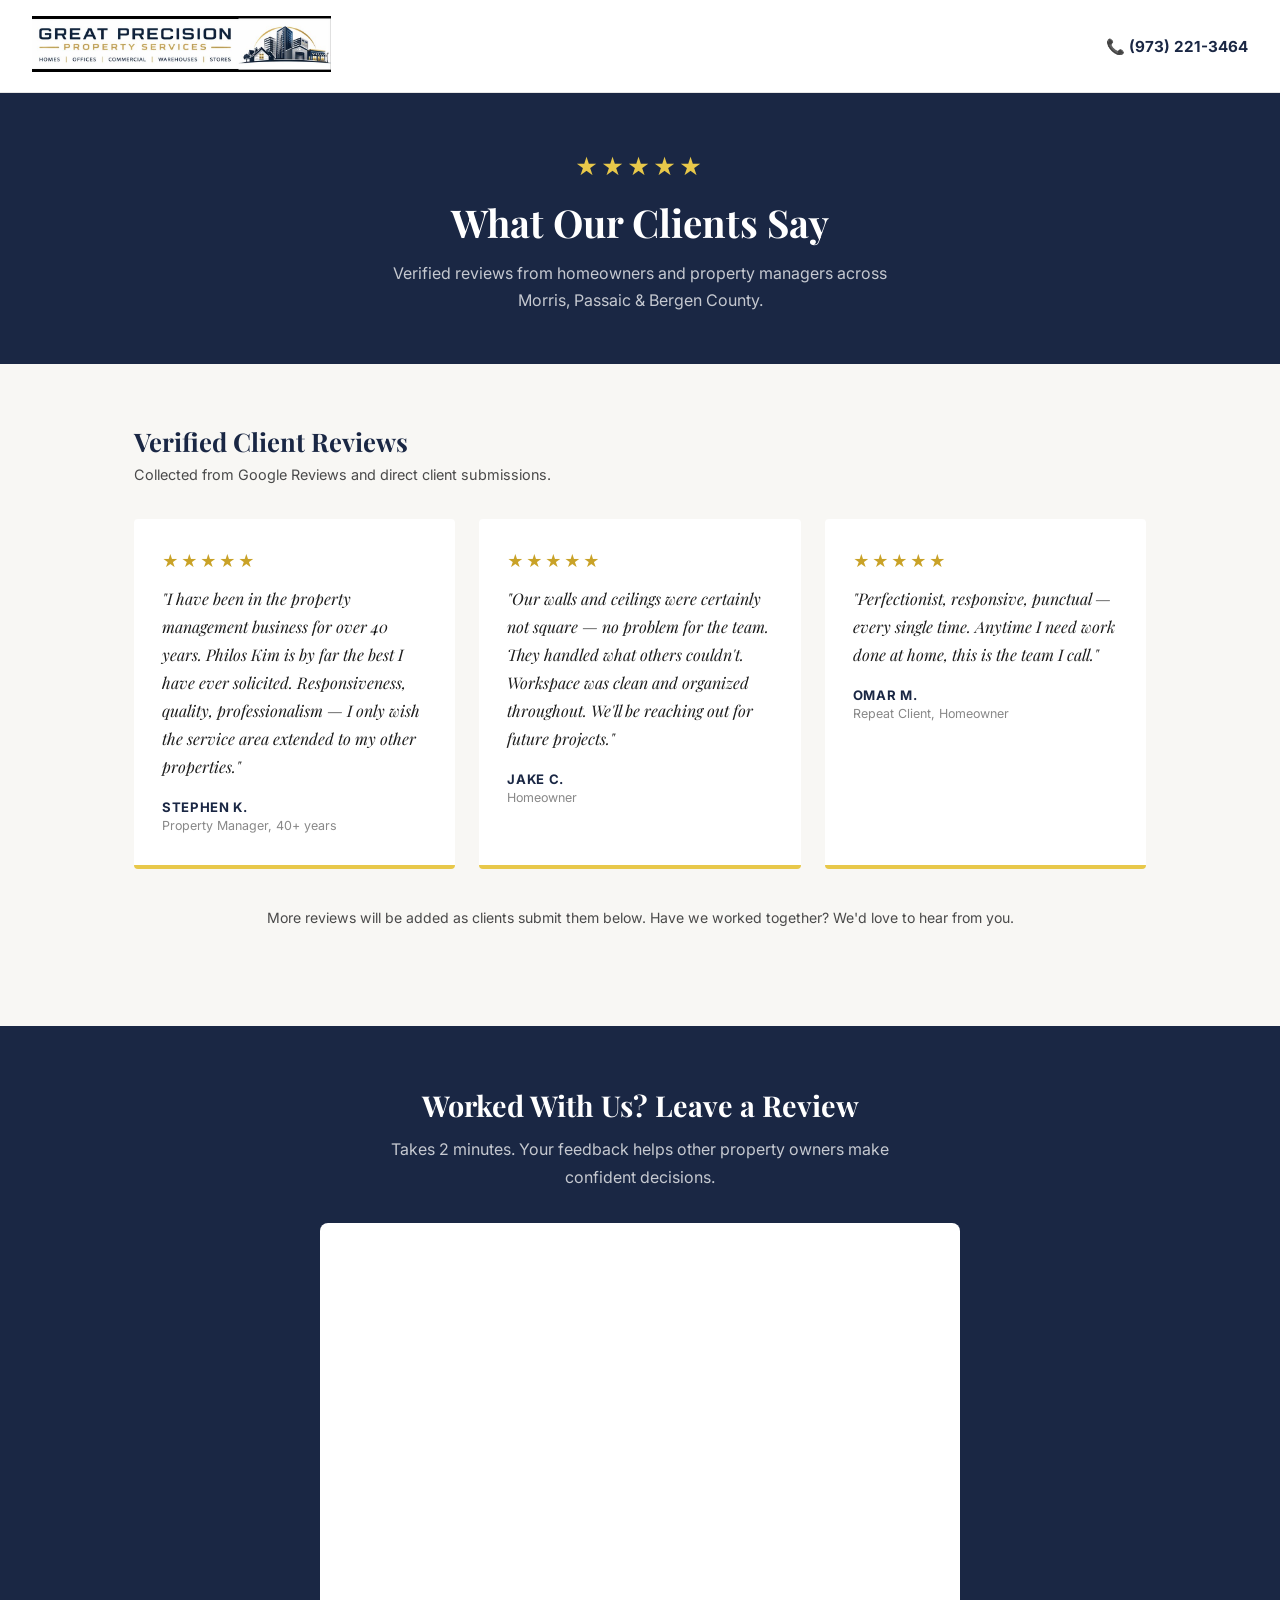
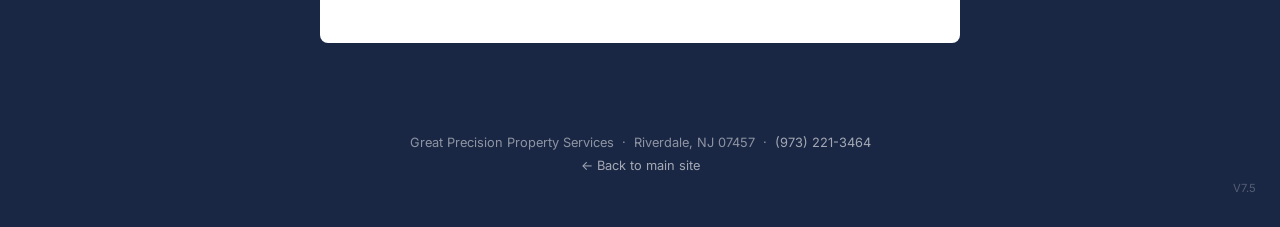
<file: reviews/index.html>
<!DOCTYPE html>
<html lang="en">
<head>
  <meta charset="UTF-8">
  <meta name="viewport" content="width=device-width, initial-scale=1.0">
  <title>Client Reviews | Great Precision Property Services</title>
  <meta name="description" content="Read what clients say about Great Precision Property Services — serving Morris, Passaic & Bergen County, NJ.">
  <link rel="preconnect" href="https://fonts.googleapis.com">
  <link href="https://fonts.googleapis.com/css2?family=Inter:wght@400;600;700&family=Playfair+Display:ital,wght@0,700;1,400&display=swap" rel="stylesheet">
  <script async src="https://www.googletagmanager.com/gtag/js?id=G-B15P44DQS3"></script>
  <script>
    window.dataLayer = window.dataLayer || [];
    function gtag(){dataLayer.push(arguments);}
    gtag('js', new Date());
    gtag('config', 'G-B15P44DQS3');
  </script>
  <style>
    :root {
      --navy:#1a2744;
      --gold:#e8c84a;
      --gold-dark:#c9a227;
      --white:#ffffff;
      --off-white:#f8f7f4;
      --text-dark:#1c1c1c;
      --text-mid:#4a4a4a;
      --text-light:#888;
    }
    * { box-sizing:border-box; margin:0; padding:0; }
    body { font-family:'Inter',sans-serif; background:var(--off-white); color:var(--text-dark); }
    header { background:var(--white); padding:16px 32px; display:flex; align-items:center; justify-content:space-between; border-bottom:1px solid #e5e5e5; }
    .logo img { height:56px; }
    .header-phone { color:var(--navy); font-weight:700; font-size:0.95rem; text-decoration:none; }
    .hero { background:var(--navy); color:var(--white); text-align:center; padding:60px 24px 50px; }
    .hero h1 { font-family:'Playfair Display',serif; font-size:2.4rem; margin-bottom:12px; }
    .hero p { color:rgba(255,255,255,0.75); font-size:1rem; max-width:520px; margin:0 auto; line-height:1.7; }
    .hero .star-row { color:var(--gold); font-size:1.4rem; margin-bottom:16px; letter-spacing:3px; }
    .reviews-section { max-width:1060px; margin:0 auto; padding:60px 24px; }
    .reviews-section h2 { font-family:'Playfair Display',serif; font-size:1.6rem; color:var(--navy); margin-bottom:8px; }
    .section-sub { color:var(--text-mid); font-size:0.9rem; margin-bottom:36px; }
    .reviews-grid { display:grid; grid-template-columns:repeat(auto-fit,minmax(300px,1fr)); gap:24px; margin-bottom:40px; }
    .review-card { background:var(--white); padding:32px 28px; border-bottom:4px solid var(--gold); border-radius:4px; }
    .review-stars { color:var(--gold-dark); font-size:1rem; margin-bottom:14px; letter-spacing:2px; }
    .review-text { font-family:'Playfair Display',serif; font-size:1rem; color:var(--text-dark); line-height:1.75; font-style:italic; margin-bottom:18px; }
    .review-author { font-weight:700; font-size:0.82rem; color:var(--navy); letter-spacing:0.05em; text-transform:uppercase; }
    .review-role { font-size:0.78rem; color:var(--text-light); margin-top:3px; }
    .more-coming { color:var(--text-mid); font-size:0.88rem; text-align:center; padding:0 0 40px; }
    .submit-section { background:var(--navy); padding:60px 24px; text-align:center; }
    .submit-section h2 { font-family:'Playfair Display',serif; color:var(--white); font-size:1.8rem; margin-bottom:12px; }
    .submit-section p { color:rgba(255,255,255,0.75); max-width:500px; margin:0 auto 32px; line-height:1.7; }
    .tally-wrap { max-width:640px; margin:0 auto; background:var(--white); border-radius:8px; padding:8px; }
    footer { background:var(--navy); color:rgba(255,255,255,0.5); text-align:center; padding:32px 24px; font-size:0.8rem; }
    footer a { color:rgba(255,255,255,0.6); text-decoration:none; }
    @media(max-width:600px) {
      .hero h1 { font-size:1.8rem; }
      header { padding:12px 16px; }
    }
  </style>
</head>
<body>

<header>
  <a href="/" class="logo"><img src="/images/logo-main.png" alt="Great Precision Property Services"></a>
  <a href="tel:9732213464" class="header-phone">📞 (973) 221-3464</a>
</header>

<div class="hero">
  <div class="star-row">★★★★★</div>
  <h1>What Our Clients Say</h1>
  <p>Verified reviews from homeowners and property managers across Morris, Passaic & Bergen County.</p>
</div>

<div class="reviews-section">
  <h2>Verified Client Reviews</h2>
  <p class="section-sub">Collected from Google Reviews and direct client submissions.</p>
  <div class="reviews-grid">

    <div class="review-card">
      <div class="review-stars">★★★★★</div>
      <p class="review-text">"I have been in the property management business for over 40 years. Philos Kim is by far the best I have ever solicited. Responsiveness, quality, professionalism — I only wish the service area extended to my other properties."</p>
      <div class="review-author">Stephen K.</div>
      <div class="review-role">Property Manager, 40+ years</div>
    </div>

    <div class="review-card">
      <div class="review-stars">★★★★★</div>
      <p class="review-text">"Our walls and ceilings were certainly not square — no problem for the team. They handled what others couldn't. Workspace was clean and organized throughout. We'll be reaching out for future projects."</p>
      <div class="review-author">Jake C.</div>
      <div class="review-role">Homeowner</div>
    </div>

    <div class="review-card">
      <div class="review-stars">★★★★★</div>
      <p class="review-text">"Perfectionist, responsive, punctual — every single time. Anytime I need work done at home, this is the team I call."</p>
      <div class="review-author">Omar M.</div>
      <div class="review-role">Repeat Client, Homeowner</div>
    </div>

  </div>
  <p class="more-coming">More reviews will be added as clients submit them below. Have we worked together? We'd love to hear from you.</p>
</div>

<div class="submit-section">
  <h2>Worked With Us? Leave a Review</h2>
  <p>Takes 2 minutes. Your feedback helps other property owners make confident decisions.</p>
  <div class="tally-wrap">
    <iframe data-tally-src="https://tally.so/embed/jaJo1Y?alignLeft=1&hideTitle=1&transparentBackground=1&dynamicHeight=1" loading="lazy" width="100%" height="400" frameborder="0" marginheight="0" marginwidth="0" title="Customer Review Form"></iframe>
  </div>
</div>

<footer>
  <p>Great Precision Property Services &nbsp;·&nbsp; Riverdale, NJ 07457 &nbsp;·&nbsp; <a href="tel:9732213464">(973) 221-3464</a></p>
  <p style="margin-top:8px;"><a href="/">← Back to main site</a></p>
  <p style="text-align:right;font-size:0.7rem;margin-top:8px;opacity:0.5;">V7.5</p>
</footer>

<script async src="https://tally.so/widgets/embed.js"></script>
</body>
</html>
</file>
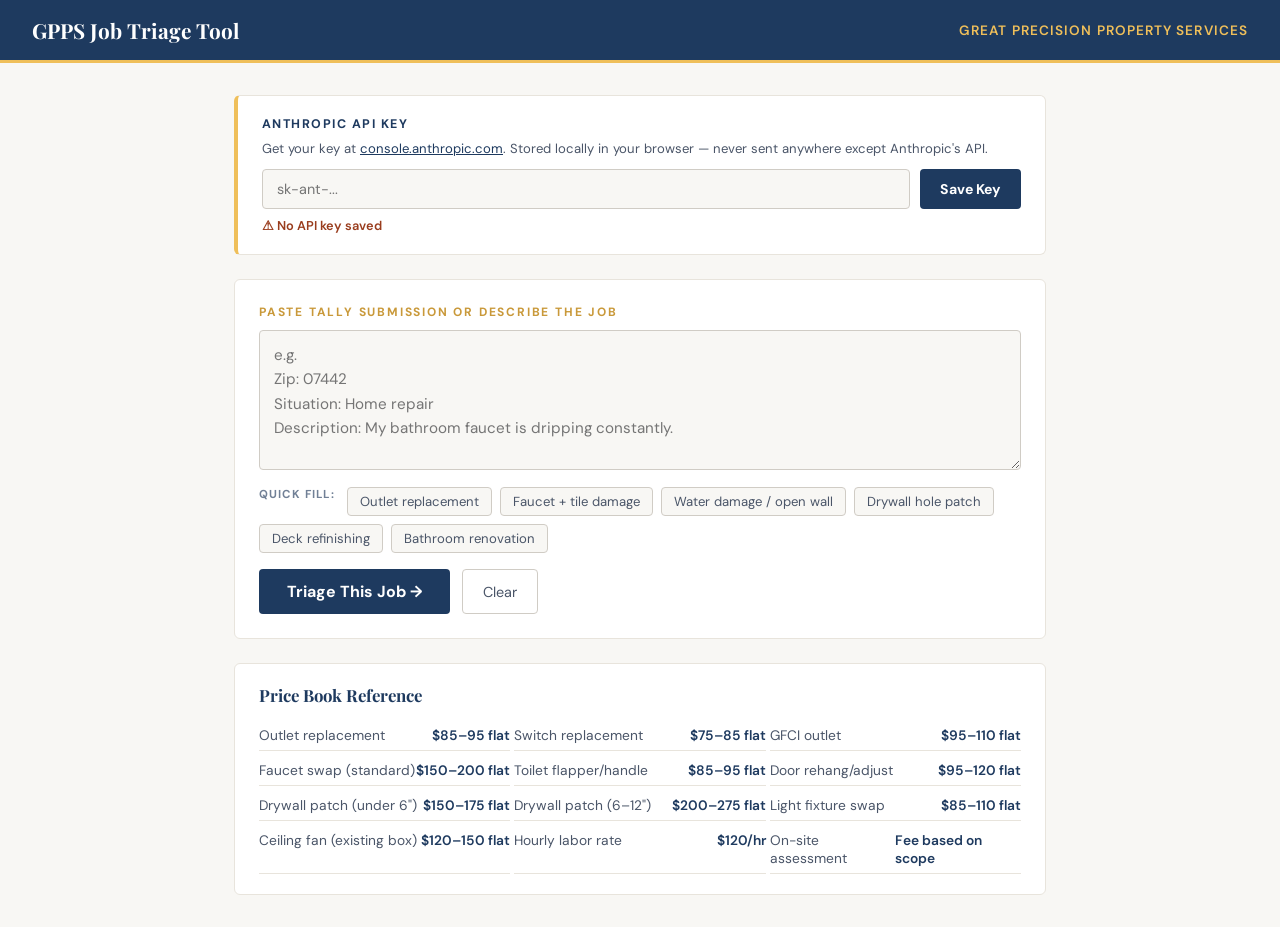
<file: triage/index.html>
<!DOCTYPE html>
<html lang="en">
<head>
<meta charset="UTF-8">
<meta name="viewport" content="width=device-width, initial-scale=1.0">
<title>GPPS Job Triage Tool</title>
<link href="https://fonts.googleapis.com/css2?family=DM+Sans:wght@300;400;500;600;700&family=Playfair+Display:wght@700&display=swap" rel="stylesheet">
<style>
  :root {
    --navy: #1E3A5F;
    --navy-light: #2A4E7F;
    --gold: #efbf5a;
    --gold-dark: #c9993a;
    --white: #FFFFFF;
    --off-white: #F8F7F4;
    --gray: #F0EEE9;
    --text-dark: #1A1A2E;
    --text-mid: #4A5568;
    --text-light: #718096;
    --success-bg: #EAF3DE;
    --success-text: #3B6D11;
    --warn-bg: #FAEEDA;
    --warn-text: #854F0B;
    --danger-bg: #FAECE7;
    --danger-text: #993C1D;
    --info-bg: #E6F1FB;
    --info-text: #185FA5;
  }
  * { margin:0; padding:0; box-sizing:border-box; }
  body {
    font-family: 'DM Sans', sans-serif;
    background: var(--off-white);
    color: var(--text-dark);
    min-height: 100vh;
  }
  .header {
    background: var(--navy);
    padding: 16px 32px;
    display: flex;
    align-items: center;
    justify-content: space-between;
    border-bottom: 3px solid var(--gold);
  }
  .header h1 {
    font-family: 'Playfair Display', serif;
    color: var(--white);
    font-size: 1.3rem;
  }
  .header span {
    color: var(--gold);
    font-size: 0.85rem;
    font-weight: 600;
    letter-spacing: 0.08em;
    text-transform: uppercase;
  }
  .container { max-width: 860px; margin: 0 auto; padding: 32px 24px; }

  /* API KEY SECTION */
  .api-section {
    background: var(--white);
    border: 1px solid #E8E4DC;
    border-left: 4px solid var(--gold);
    border-radius: 6px;
    padding: 20px 24px;
    margin-bottom: 24px;
  }
  .api-section label {
    display: block;
    font-size: 0.78rem;
    font-weight: 700;
    letter-spacing: 0.12em;
    text-transform: uppercase;
    color: var(--navy);
    margin-bottom: 8px;
  }
  .api-section .api-note {
    font-size: 0.82rem;
    color: var(--text-mid);
    margin-bottom: 12px;
  }
  .api-section .api-note a { color: var(--navy); }
  .api-row { display: flex; gap: 10px; }
  .api-input {
    flex: 1;
    padding: 10px 14px;
    border: 1px solid #D0CCC5;
    border-radius: 4px;
    font-size: 0.9rem;
    font-family: 'DM Sans', sans-serif;
    background: var(--off-white);
    color: var(--text-dark);
  }
  .api-input:focus { outline: none; border-color: var(--gold-dark); }
  .api-save-btn {
    background: var(--navy);
    color: var(--white);
    padding: 10px 20px;
    border: none;
    border-radius: 4px;
    font-weight: 700;
    font-size: 0.88rem;
    cursor: pointer;
    font-family: 'DM Sans', sans-serif;
    white-space: nowrap;
  }
  .api-save-btn:hover { background: var(--navy-light); }
  .api-status {
    font-size: 0.8rem;
    margin-top: 8px;
    font-weight: 600;
  }
  .api-status.ok { color: var(--success-text); }
  .api-status.missing { color: var(--danger-text); }

  /* INPUT SECTION */
  .input-section {
    background: var(--white);
    border: 1px solid #E8E4DC;
    border-radius: 6px;
    padding: 24px;
    margin-bottom: 24px;
  }
  .section-label {
    font-size: 0.75rem;
    font-weight: 700;
    letter-spacing: 0.15em;
    text-transform: uppercase;
    color: var(--gold-dark);
    margin-bottom: 10px;
    display: block;
  }
  textarea {
    width: 100%;
    min-height: 140px;
    resize: vertical;
    padding: 12px 14px;
    border: 1px solid #D0CCC5;
    border-radius: 4px;
    font-family: 'DM Sans', sans-serif;
    font-size: 0.95rem;
    color: var(--text-dark);
    background: var(--off-white);
    line-height: 1.6;
  }
  textarea:focus { outline: none; border-color: var(--gold-dark); }

  .examples-row {
    display: flex;
    gap: 8px;
    flex-wrap: wrap;
    margin: 12px 0 16px;
  }
  .eg-btn {
    padding: 5px 12px;
    border: 1px solid #D0CCC5;
    background: var(--off-white);
    border-radius: 4px;
    font-size: 0.82rem;
    color: var(--text-mid);
    cursor: pointer;
    font-family: 'DM Sans', sans-serif;
    transition: all 0.15s;
  }
  .eg-btn:hover { border-color: var(--navy); color: var(--navy); background: var(--white); }

  .btn-row { display: flex; gap: 12px; }
  .triage-btn {
    background: var(--navy);
    color: var(--white);
    padding: 12px 28px;
    border: none;
    border-radius: 4px;
    font-weight: 700;
    font-size: 1rem;
    cursor: pointer;
    font-family: 'DM Sans', sans-serif;
    transition: background 0.2s;
  }
  .triage-btn:hover { background: var(--navy-light); }
  .triage-btn:disabled { background: #9A9590; cursor: not-allowed; }
  .clear-btn {
    background: transparent;
    color: var(--text-mid);
    padding: 12px 20px;
    border: 1px solid #D0CCC5;
    border-radius: 4px;
    font-size: 0.9rem;
    cursor: pointer;
    font-family: 'DM Sans', sans-serif;
  }
  .clear-btn:hover { background: var(--gray); }

  /* LOADING */
  .loading {
    text-align: center;
    padding: 32px;
    color: var(--text-mid);
    font-size: 0.95rem;
    display: none;
  }
  .spinner {
    display: inline-block;
    width: 20px; height: 20px;
    border: 2px solid #E8E4DC;
    border-top-color: var(--navy);
    border-radius: 50%;
    animation: spin 0.7s linear infinite;
    vertical-align: middle;
    margin-right: 8px;
  }
  @keyframes spin { to { transform: rotate(360deg); } }

  /* ERROR */
  .error-box {
    background: var(--danger-bg);
    color: var(--danger-text);
    border: 1px solid #F5C4B3;
    border-radius: 4px;
    padding: 12px 16px;
    font-size: 0.9rem;
    margin-bottom: 16px;
    display: none;
  }

  /* RESULT */
  .result-section {
    background: var(--white);
    border: 1px solid #E8E4DC;
    border-radius: 6px;
    overflow: hidden;
    display: none;
  }
  .track-bar {
    padding: 12px 20px;
    font-size: 0.78rem;
    font-weight: 700;
    letter-spacing: 0.12em;
    text-transform: uppercase;
  }
  .track-1 { background: var(--success-bg); color: var(--success-text); }
  .track-2 { background: var(--info-bg); color: var(--info-text); }
  .track-3 { background: var(--danger-bg); color: var(--danger-text); }

  .result-body { padding: 24px; }
  .result-row {
    margin-bottom: 20px;
    padding-bottom: 16px;
    border-bottom: 1px solid #E8E4DC;
  }
  .result-row:last-child { border-bottom: none; margin-bottom: 0; }
  .result-key {
    font-size: 0.72rem;
    font-weight: 700;
    letter-spacing: 0.12em;
    text-transform: uppercase;
    color: var(--text-light);
    margin-bottom: 8px;
  }
  .result-val {
    font-size: 0.96rem;
    color: var(--text-dark);
    line-height: 1.6;
  }

  .price-pills { display: flex; flex-wrap: wrap; gap: 8px; margin-bottom: 6px; }
  .pill {
    display: inline-block;
    padding: 6px 14px;
    border-radius: 20px;
    font-size: 0.88rem;
    font-weight: 600;
  }
  .pill-flat { background: var(--success-bg); color: var(--success-text); }
  .pill-low { background: var(--info-bg); color: var(--info-text); }
  .pill-mid { background: var(--warn-bg); color: var(--warn-text); }
  .pill-high { background: var(--danger-bg); color: var(--danger-text); }
  .pill-assess { background: var(--info-bg); color: var(--info-text); }
  .price-note { font-size: 0.82rem; color: var(--text-mid); margin-top: 4px; }

  .flag-chip {
    display: inline-block;
    background: #E8E4DC;
    color: var(--text-mid);
    padding: 4px 10px;
    border-radius: 3px;
    font-size: 0.8rem;
    margin-right: 6px;
    margin-bottom: 4px;
  }

  .draft-section {
    background: var(--gray);
    padding: 20px 24px;
    border-top: 1px solid #E8E4DC;
  }
  .draft-header {
    display: flex;
    justify-content: space-between;
    align-items: center;
    margin-bottom: 12px;
  }
  .draft-label {
    font-size: 0.72rem;
    font-weight: 700;
    letter-spacing: 0.12em;
    text-transform: uppercase;
    color: var(--text-mid);
  }
  .copy-btn {
    background: var(--navy);
    color: var(--white);
    padding: 6px 14px;
    border: none;
    border-radius: 4px;
    font-size: 0.82rem;
    font-weight: 600;
    cursor: pointer;
    font-family: 'DM Sans', sans-serif;
  }
  .copy-btn:hover { background: var(--navy-light); }
  .draft-text {
    background: var(--white);
    border: 1px solid #D0CCC5;
    border-radius: 4px;
    padding: 14px 16px;
    font-size: 0.92rem;
    color: var(--text-dark);
    line-height: 1.7;
    white-space: pre-wrap;
  }

  /* PRICE BOOK */
  .pricebook {
    background: var(--white);
    border: 1px solid #E8E4DC;
    border-radius: 6px;
    padding: 20px 24px;
    margin-top: 24px;
  }
  .pricebook h3 {
    font-family: 'Playfair Display', serif;
    font-size: 1.05rem;
    color: var(--navy);
    margin-bottom: 14px;
  }
  .pb-grid {
    display: grid;
    grid-template-columns: repeat(auto-fit, minmax(220px, 1fr));
    gap: 4px;
  }
  .pb-item {
    display: flex;
    justify-content: space-between;
    padding: 6px 0;
    border-bottom: 1px solid #E8E4DC;
    font-size: 0.86rem;
    color: var(--text-mid);
  }
  .pb-item span:last-child { font-weight: 600; color: var(--navy); }
</style>
</head>
<body>

<div class="header">
  <h1>GPPS Job Triage Tool</h1>
  <span>Great Precision Property Services</span>
</div>

<div class="container">

  <!-- API KEY -->
  <div class="api-section">
    <label>Anthropic API Key</label>
    <p class="api-note">Get your key at <a href="https://console.anthropic.com" target="_blank">console.anthropic.com</a>. Stored locally in your browser — never sent anywhere except Anthropic's API.</p>
    <div class="api-row">
      <input type="password" class="api-input" id="apiKeyInput" placeholder="sk-ant-...">
      <button class="api-save-btn" onclick="saveKey()">Save Key</button>
    </div>
    <p class="api-status missing" id="apiStatus">⚠ No API key saved</p>
  </div>

  <!-- JOB INPUT -->
  <div class="input-section">
    <span class="section-label">Paste Tally submission or describe the job</span>
    <textarea id="jobInput" placeholder="e.g.
Zip: 07442
Situation: Home repair
Description: My bathroom faucet is dripping constantly."></textarea>

    <div class="examples-row">
      <span style="font-size:0.72rem;font-weight:700;letter-spacing:0.1em;text-transform:uppercase;color:var(--text-light);margin-right:4px;">QUICK FILL:</span>
      <button class="eg-btn" onclick="fillExample('outlet')">Outlet replacement</button>
      <button class="eg-btn" onclick="fillExample('faucet')">Faucet + tile damage</button>
      <button class="eg-btn" onclick="fillExample('water')">Water damage / open wall</button>
      <button class="eg-btn" onclick="fillExample('drywall')">Drywall hole patch</button>
      <button class="eg-btn" onclick="fillExample('deck')">Deck refinishing</button>
      <button class="eg-btn" onclick="fillExample('bath')">Bathroom renovation</button>
    </div>

    <div class="btn-row">
      <button class="triage-btn" id="triageBtn" onclick="runTriage()">Triage This Job →</button>
      <button class="clear-btn" onclick="clearAll()">Clear</button>
    </div>
  </div>

  <div class="loading" id="loading"><span class="spinner"></span>Analyzing job with AI...</div>
  <div class="error-box" id="errBox"></div>

  <!-- RESULT -->
  <div class="result-section" id="result">
    <div class="track-bar" id="trackBar"></div>
    <div class="result-body">
      <div class="result-row">
        <div class="result-key">Job Summary</div>
        <div class="result-val" id="resSummary"></div>
      </div>
      <div class="result-row">
        <div class="result-key">Pricing</div>
        <div class="price-pills" id="resPricing"></div>
        <div class="price-note" id="resPriceNote"></div>
      </div>
      <div class="result-row">
        <div class="result-key">Risk Flags</div>
        <div class="result-val" id="resFlags"></div>
      </div>
      <div class="result-row">
        <div class="result-key">Recommended Next Step</div>
        <div class="result-val" id="resNext"></div>
      </div>
    </div>
    <div class="draft-section">
      <div class="draft-header">
        <span class="draft-label">Draft Customer Response</span>
        <button class="copy-btn" onclick="copyDraft()">Copy Text</button>
      </div>
      <div class="draft-text" id="resDraft"></div>
    </div>
  </div>

  <!-- PRICE BOOK REFERENCE -->
  <div class="pricebook">
    <h3>Price Book Reference</h3>
    <div class="pb-grid">
      <div class="pb-item"><span>Outlet replacement</span><span>$85–95 flat</span></div>
      <div class="pb-item"><span>Switch replacement</span><span>$75–85 flat</span></div>
      <div class="pb-item"><span>GFCI outlet</span><span>$95–110 flat</span></div>
      <div class="pb-item"><span>Faucet swap (standard)</span><span>$150–200 flat</span></div>
      <div class="pb-item"><span>Toilet flapper/handle</span><span>$85–95 flat</span></div>
      <div class="pb-item"><span>Door rehang/adjust</span><span>$95–120 flat</span></div>
      <div class="pb-item"><span>Drywall patch (under 6")</span><span>$150–175 flat</span></div>
      <div class="pb-item"><span>Drywall patch (6–12")</span><span>$200–275 flat</span></div>
      <div class="pb-item"><span>Light fixture swap</span><span>$85–110 flat</span></div>
      <div class="pb-item"><span>Ceiling fan (existing box)</span><span>$120–150 flat</span></div>
      <div class="pb-item"><span>Hourly labor rate</span><span>$120/hr</span></div>
      <div class="pb-item"><span>On-site assessment</span><span>Fee based on scope</span></div>
    </div>
  </div>

</div>

<script>
const EXAMPLES = {
  outlet: "Zip: 07470\nSituation: Home repair\nDescription: I need an outlet replaced in my kitchen. It stopped working and I think it just needs a new outlet.\nTimeline: Within 2 weeks",
  faucet: "Zip: 07442\nSituation: Home repair\nDescription: My bathroom faucet is dripping constantly. The tile around it looks water damaged and I'm not sure how bad it is underneath.\nTimeline: As soon as possible",
  water: "Zip: 07054\nSituation: Rental property\nDescription: We had a pipe burst behind the wall in the bathroom. The drywall was removed by a plumber but now we need the wall rebuilt and painted. Not sure what else they'll find.\nTimeline: Within 2 weeks",
  drywall: "Zip: 07436\nSituation: Home repair\nDescription: I have a hole in my ceiling drywall about 8 inches wide from where a light fixture was removed. I also need the paint matched.\nTimeline: Within the next month",
  deck: "Zip: 07430\nSituation: Home repair\nDescription: My deck boards are weathered and gray. I want them cleaned, sanded and restained. About 400 square feet. Some boards may need replacing.\nTimeline: Just planning ahead",
  bath: "Zip: 07045\nSituation: Home repair\nDescription: I want to redo my 1970s bathroom. Replace the tile on the walls and floor, new vanity, new toilet. Not sure what condition the subfloor is in.\nTimeline: Within the next month or two"
};

const SYSTEM = `You are a quoting assistant for Great Precision Property Services (GPPS), a professional property repair and maintenance company in North Jersey. Labor rate is $120/hr.

PRICE BOOK (flat rates):
- Outlet replacement: $85-95 flat
- Switch replacement: $75-85 flat
- GFCI outlet: $95-110 flat
- Faucet replacement (straightforward): $150-200 flat
- Toilet flapper/handle: $85-95 flat
- Door rehang/adjust: $95-120 flat
- Basic drywall patch (under 6"): $150-175 flat
- Drywall patch (6-12"): $200-275 flat
- Light fixture swap: $85-110 flat
- Ceiling fan install (existing box): $120-150 flat

TRACK SYSTEM:
Track 1 - Flat price: Well-defined, predictable jobs matching price book
Track 2 - Bounded hourly: Variable scope but estimable. Give low/likely/high with $120/hr basis and a not-to-exceed ceiling
Track 3 - Paid assessment required: Complex, multi-phase, or high unknown factor jobs

Respond ONLY with valid JSON, no markdown, no extra text:
{
  "track": 1 or 2 or 3,
  "trackLabel": "Flat price" or "Bounded hourly" or "Assessment required",
  "summary": "1-2 sentence plain English job summary",
  "pricing": {
    "type": "flat" or "range" or "assessment",
    "flat": "$X" or null,
    "low": "$X" or null,
    "likely": "$X" or null,
    "high": "$X" or null,
    "note": "brief explanation of range or what drives high end"
  },
  "flags": ["flag1", "flag2"],
  "nextStep": "What GPPS should do next",
  "draft": "Full draft text message/email response to customer. Warm, professional, first person plural. Include pricing. Sign off as GPPS team."
}`;

function saveKey() {
  const k = document.getElementById('apiKeyInput').value.trim();
  if (!k) return;
  localStorage.setItem('gpps_api_key', k);
  document.getElementById('apiStatus').textContent = '✓ API key saved';
  document.getElementById('apiStatus').className = 'api-status ok';
  document.getElementById('apiKeyInput').value = '';
}

function loadKey() {
  const k = localStorage.getItem('gpps_api_key');
  if (k) {
    document.getElementById('apiStatus').textContent = '✓ API key saved';
    document.getElementById('apiStatus').className = 'api-status ok';
  }
}

function fillExample(key) {
  document.getElementById('jobInput').value = EXAMPLES[key];
}

function clearAll() {
  document.getElementById('jobInput').value = '';
  document.getElementById('result').style.display = 'none';
  document.getElementById('errBox').style.display = 'none';
}

function copyDraft() {
  const txt = document.getElementById('resDraft').textContent;
  navigator.clipboard.writeText(txt).then(() => {
    const btn = document.querySelector('.copy-btn');
    btn.textContent = 'Copied!';
    setTimeout(() => btn.textContent = 'Copy Text', 1500);
  });
}

async function runTriage() {
  const apiKey = localStorage.getItem('gpps_api_key');
  if (!apiKey) {
    showErr('Please enter and save your Anthropic API key first.');
    return;
  }
  const input = document.getElementById('jobInput').value.trim();
  if (!input) { showErr('Please enter a job description.'); return; }

  document.getElementById('loading').style.display = 'block';
  document.getElementById('result').style.display = 'none';
  document.getElementById('errBox').style.display = 'none';
  document.getElementById('triageBtn').disabled = true;

  try {
    const res = await fetch('https://api.anthropic.com/v1/messages', {
      method: 'POST',
      headers: {
        'Content-Type': 'application/json',
        'x-api-key': apiKey,
        'anthropic-version': '2023-06-01',
        'anthropic-dangerous-direct-browser-access': 'true'
      },
      body: JSON.stringify({
        model: 'claude-sonnet-4-6',
        max_tokens: 1000,
        system: SYSTEM,
        messages: [{ role: 'user', content: 'Triage this job:\n\n' + input }]
      })
    });

    if (!res.ok) {
      const errData = await res.json();
      throw new Error(errData.error?.message || 'API error ' + res.status);
    }

    const data = await res.json();
    const raw = data.content[0].text;
    const clean = raw.replace(/```json|```/g, '').trim();
    const p = JSON.parse(clean);

    document.getElementById('loading').style.display = 'none';
    document.getElementById('triageBtn').disabled = false;

    const tb = document.getElementById('trackBar');
    tb.textContent = 'Track ' + p.track + ' — ' + p.trackLabel;
    tb.className = 'track-bar track-' + p.track;

    document.getElementById('resSummary').textContent = p.summary;

    const pr = document.getElementById('resPricing');
    pr.innerHTML = '';
    if (p.pricing.type === 'flat' && p.pricing.flat) {
      pr.innerHTML = '<span class="pill pill-flat">' + p.pricing.flat + ' flat rate</span>';
    } else if (p.pricing.type === 'range') {
      if (p.pricing.low) pr.innerHTML += '<span class="pill pill-low">Low: ' + p.pricing.low + '</span>';
      if (p.pricing.likely) pr.innerHTML += '<span class="pill pill-mid">Likely: ' + p.pricing.likely + '</span>';
      if (p.pricing.high) pr.innerHTML += '<span class="pill pill-high">Max: ' + p.pricing.high + '</span>';
    } else {
      pr.innerHTML = '<span class="pill pill-assess">Paid assessment required</span>';
    }
    document.getElementById('resPriceNote').textContent = p.pricing.note || '';

    const fl = document.getElementById('resFlags');
    fl.innerHTML = (p.flags && p.flags.length)
      ? p.flags.map(f => '<span class="flag-chip">' + f + '</span>').join('')
      : '<span style="color:var(--text-light);font-size:0.88rem;">No major flags</span>';

    document.getElementById('resNext').textContent = p.nextStep;
    document.getElementById('resDraft').textContent = p.draft;
    document.getElementById('result').style.display = 'block';

  } catch(e) {
    document.getElementById('loading').style.display = 'none';
    document.getElementById('triageBtn').disabled = false;
    showErr('Error: ' + e.message);
  }
}

function showErr(msg) {
  const eb = document.getElementById('errBox');
  eb.textContent = msg;
  eb.style.display = 'block';
}

loadKey();
</script>
</body>
</html>
</file>
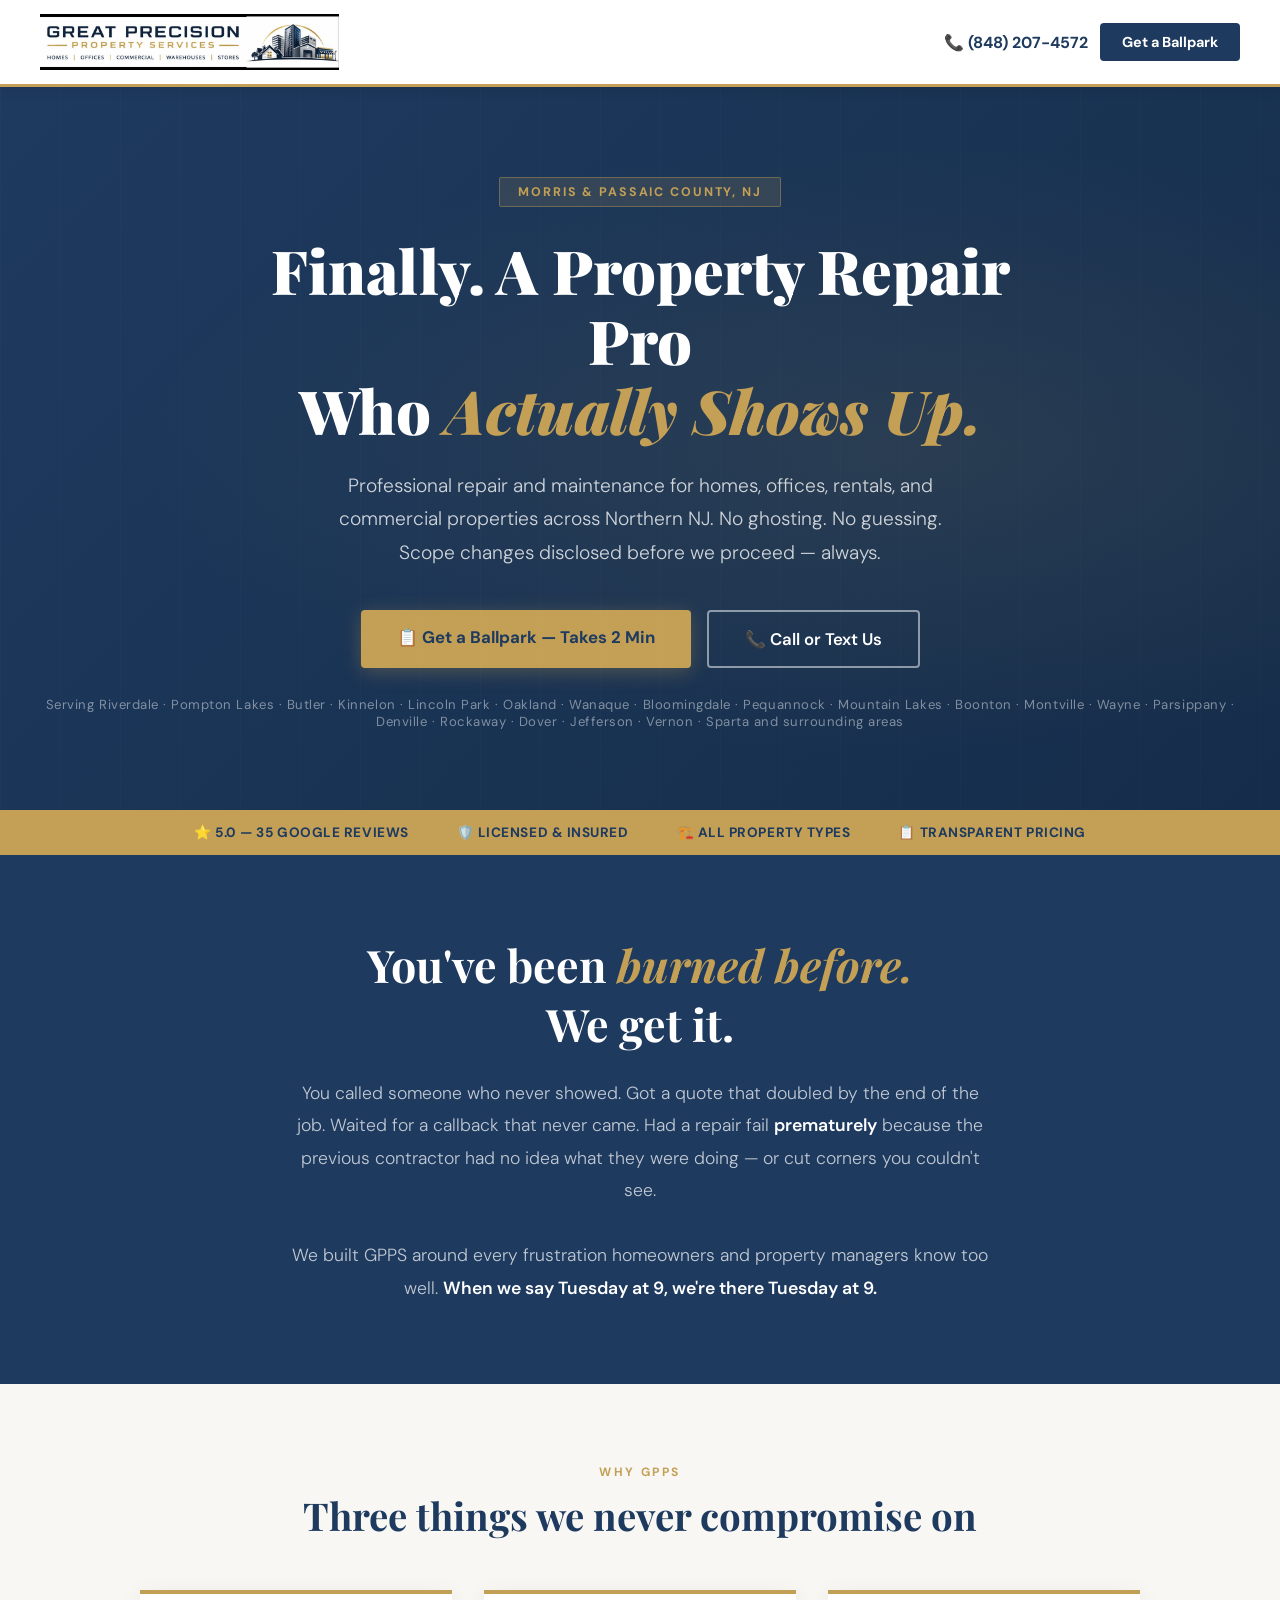
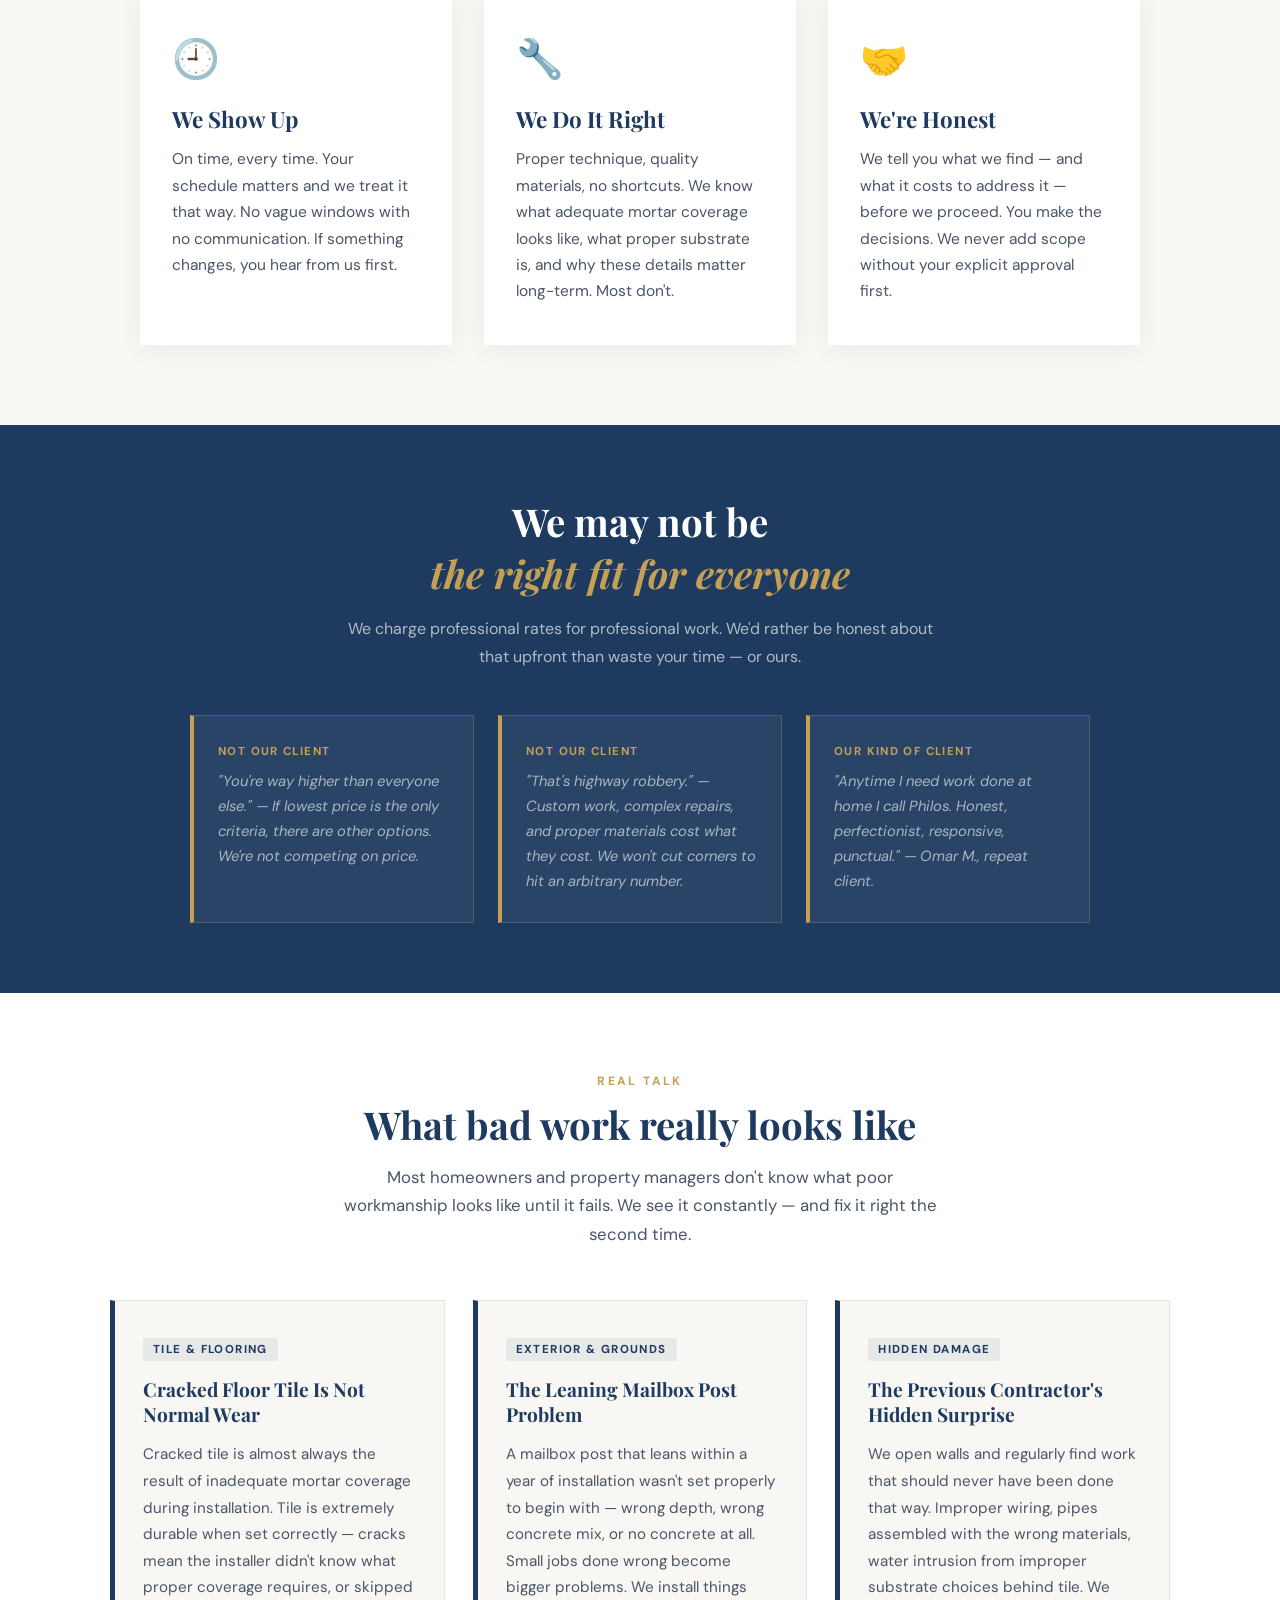
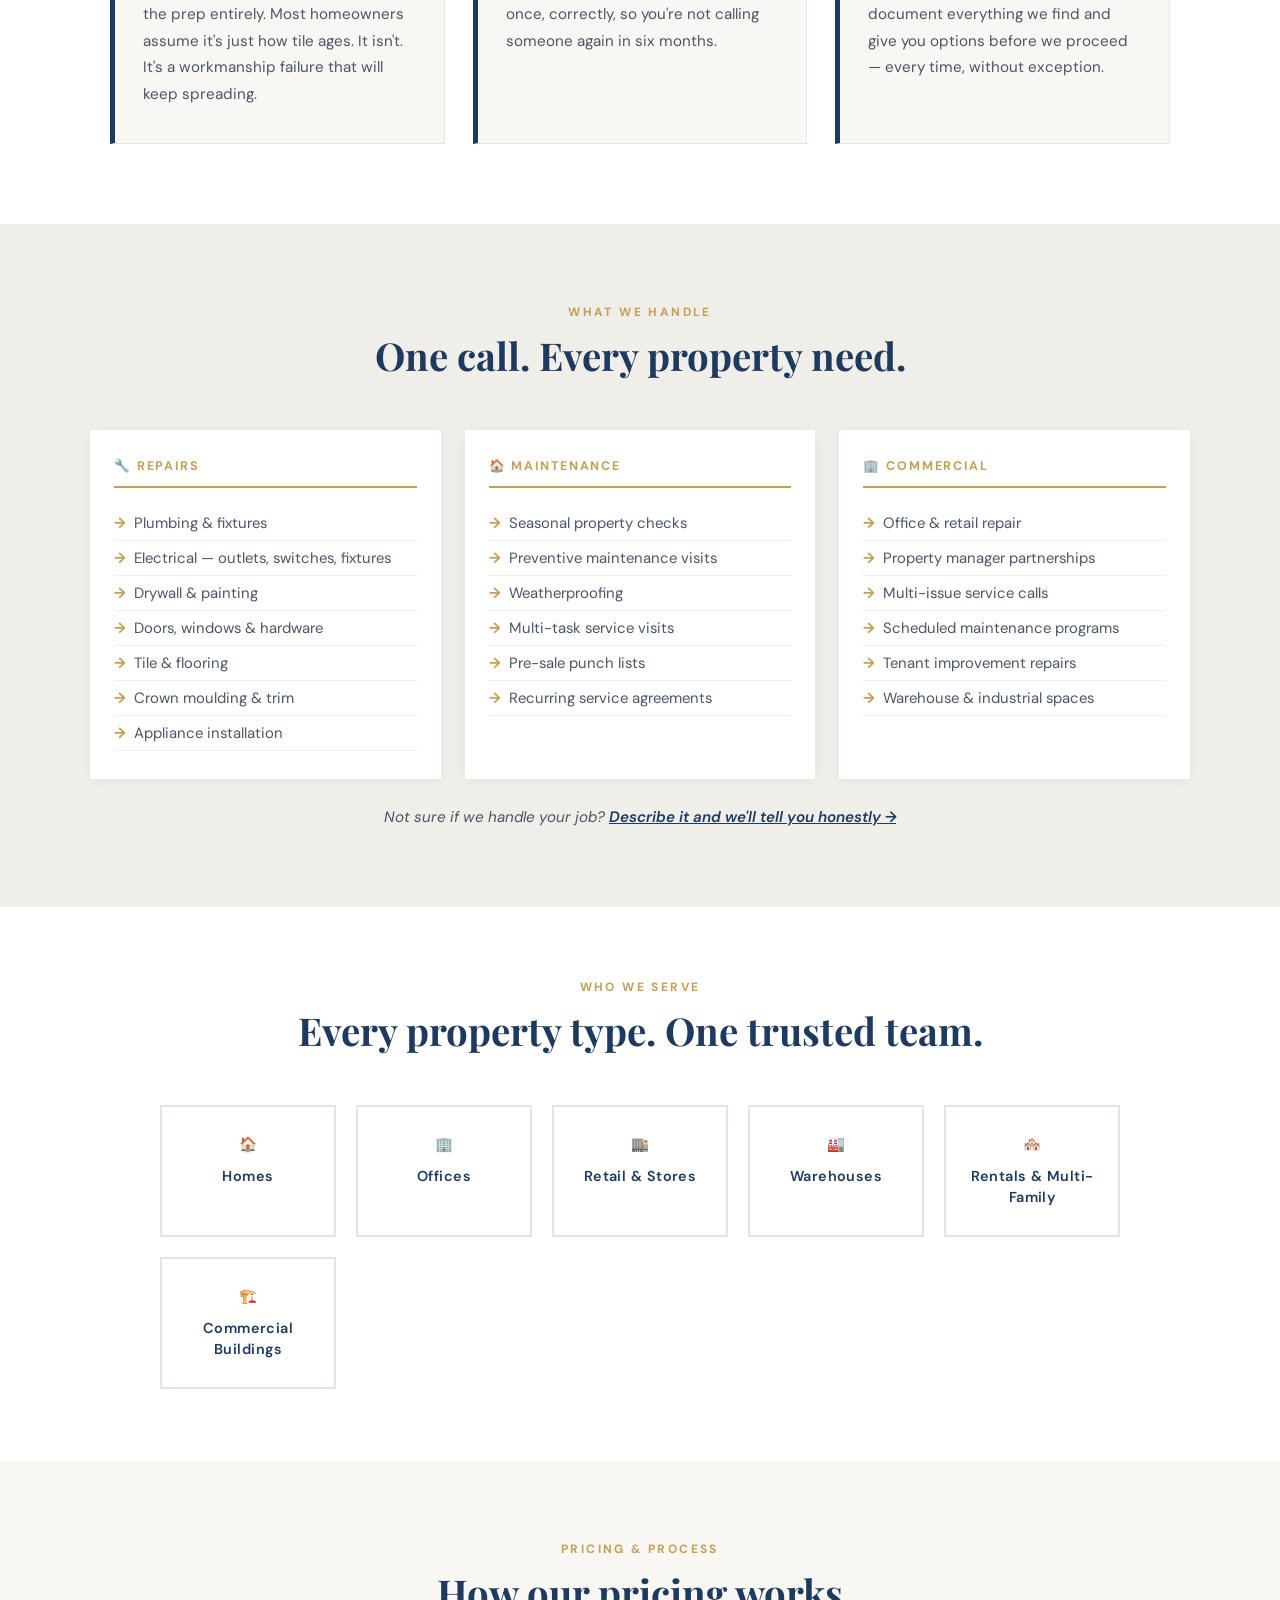
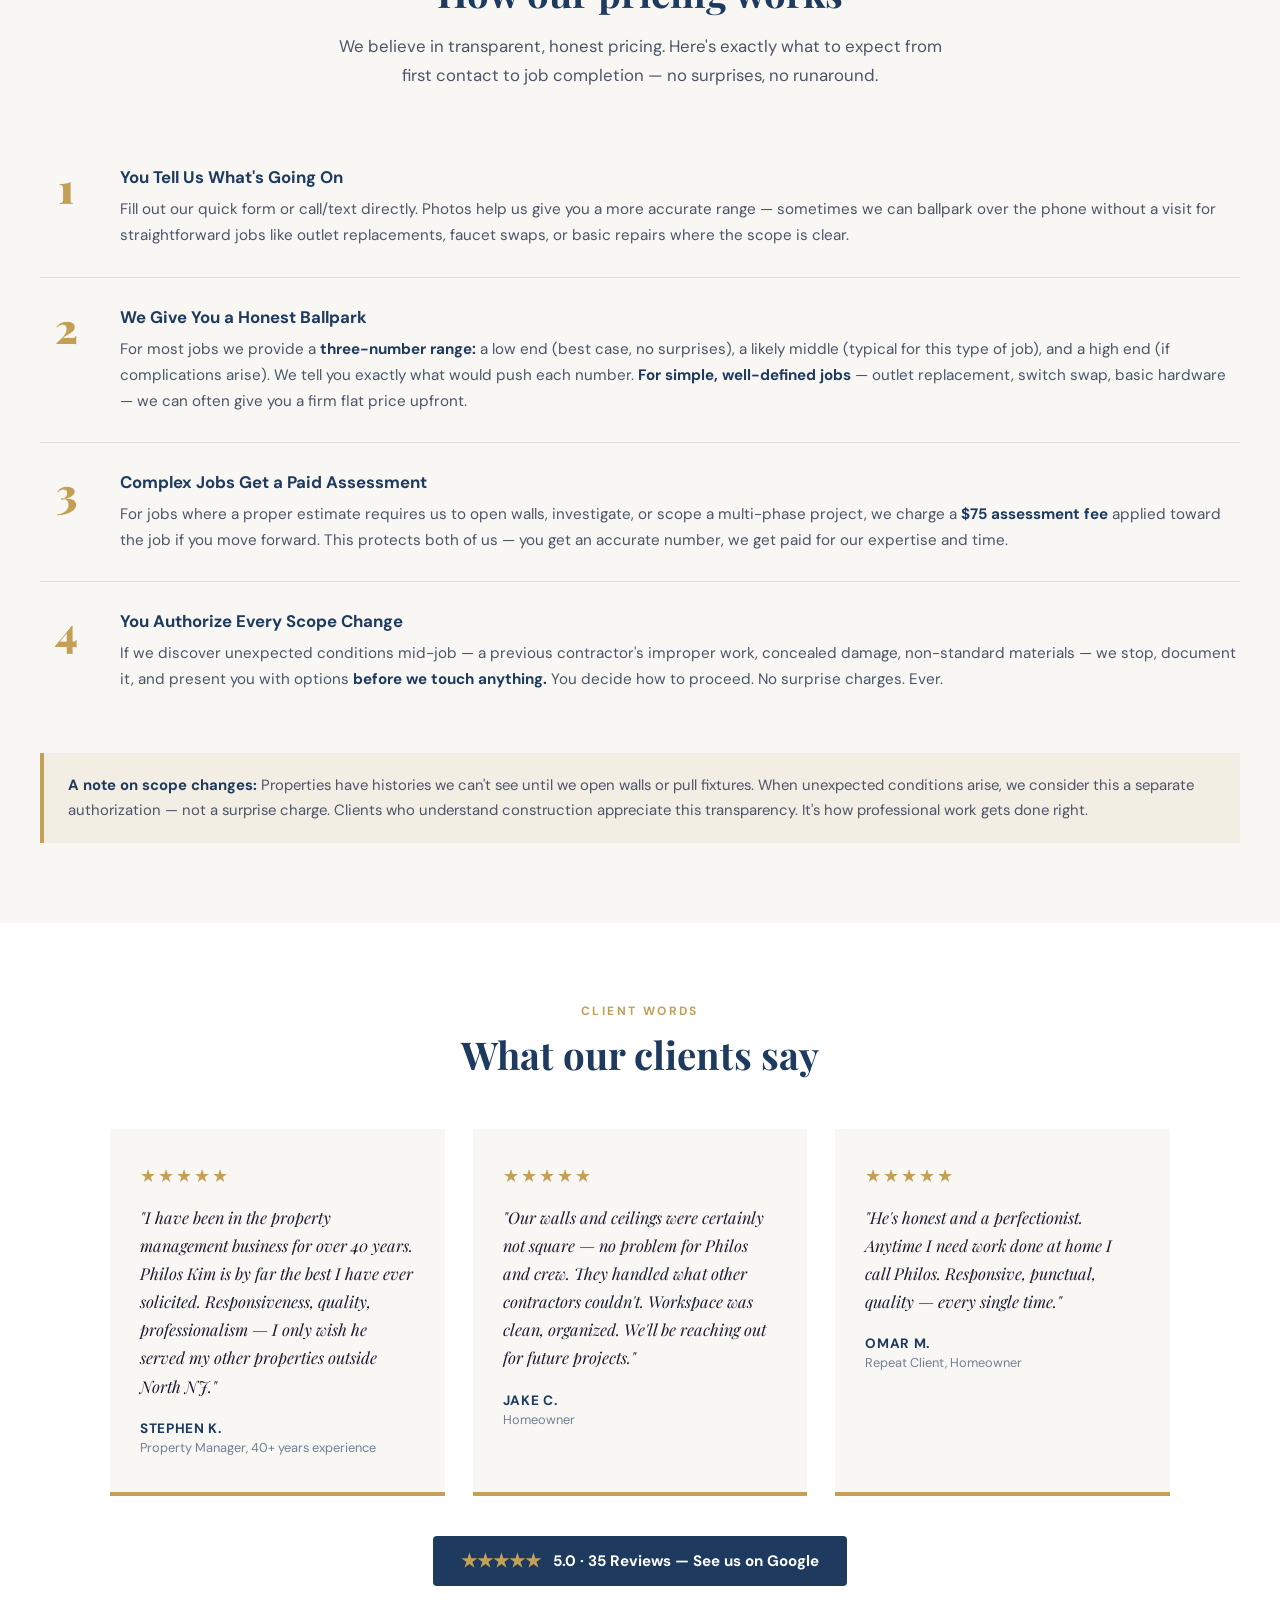
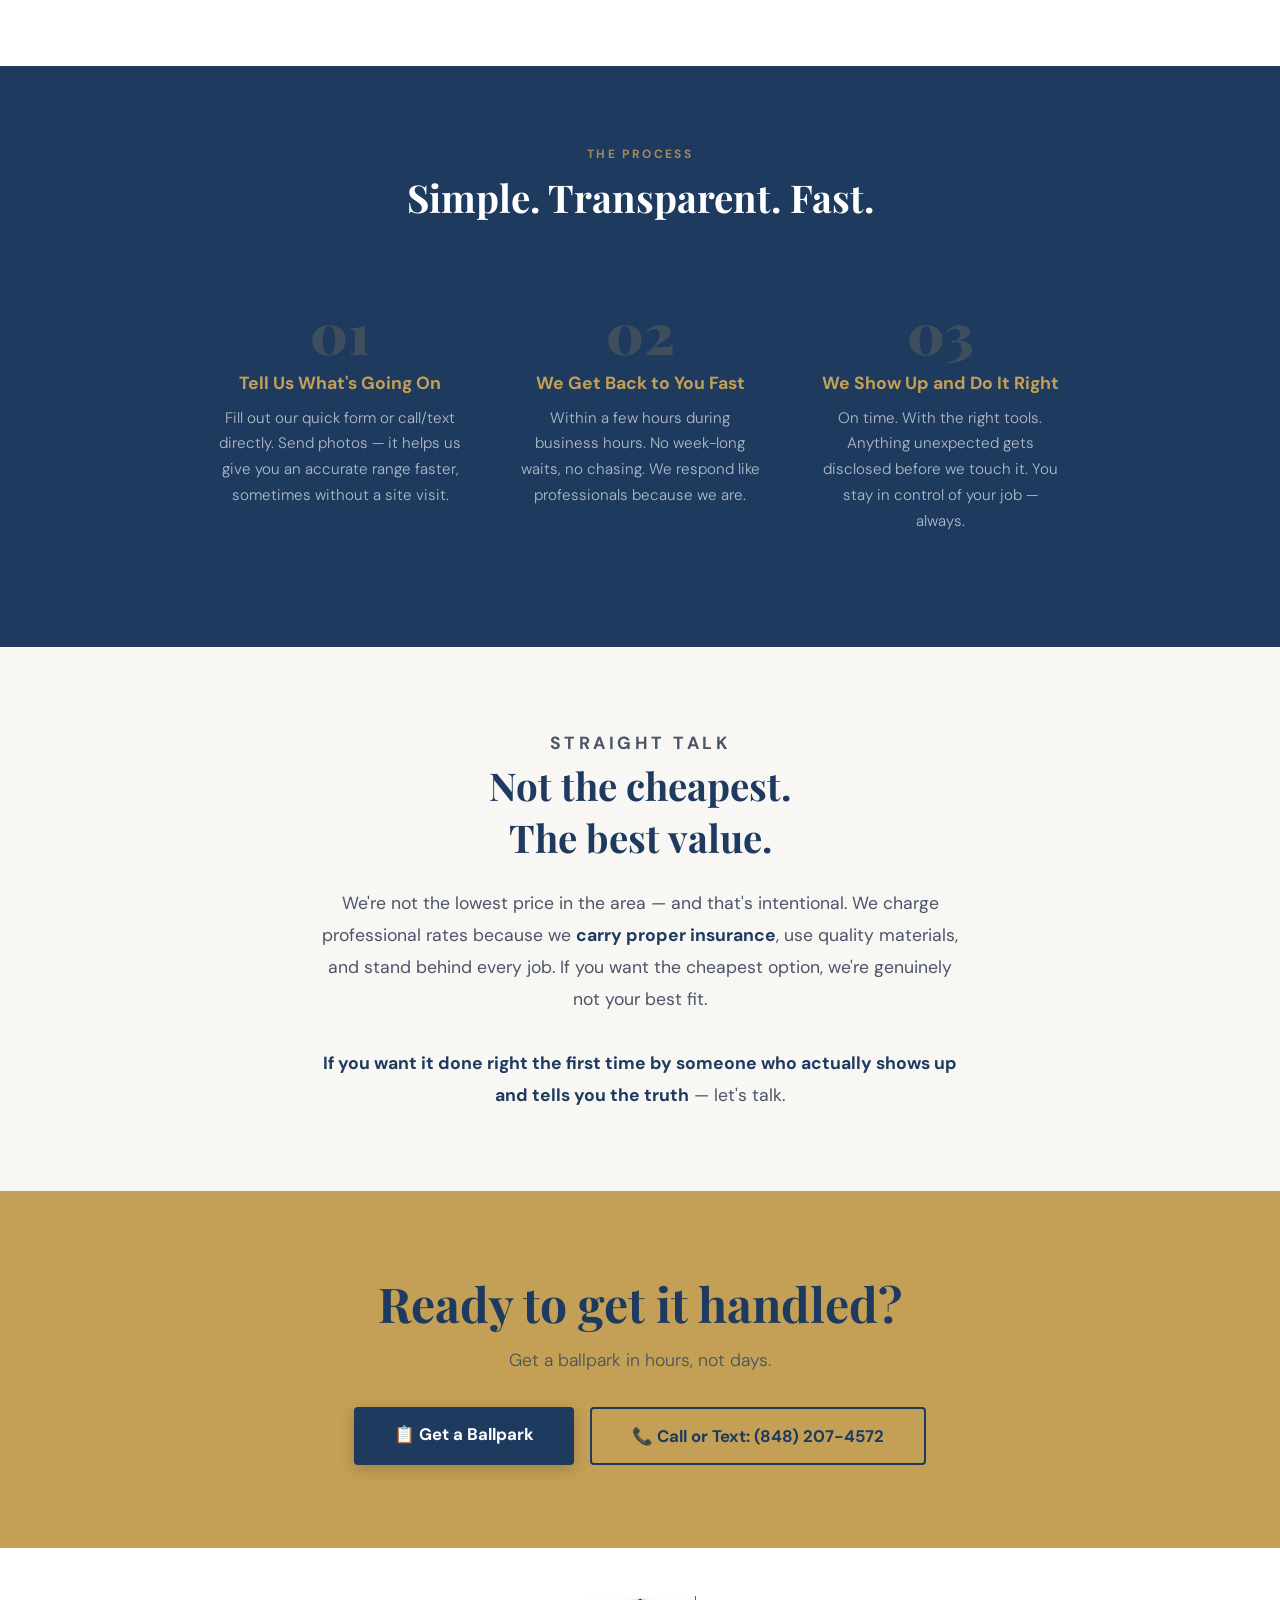
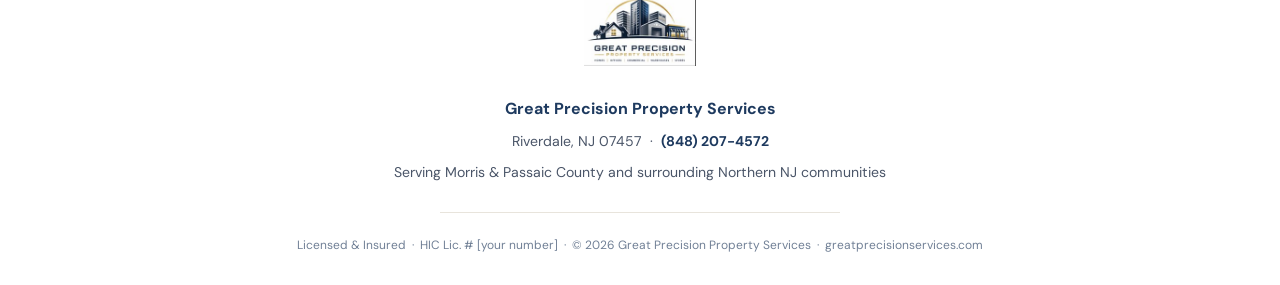
<file: GPPS_Landing_Page_v2.html>
<!DOCTYPE html>
<html lang="en">
<head>
<meta charset="UTF-8">
<meta name="viewport" content="width=device-width, initial-scale=1.0">
<title>Great Precision Property Services | Riverdale, NJ</title>
<link rel="preconnect" href="https://fonts.googleapis.com">
<link href="https://fonts.googleapis.com/css2?family=Playfair+Display:ital,wght@0,700;0,900;1,700&family=DM+Sans:wght@300;400;500;600;700&display=swap" rel="stylesheet">
<style>
  :root {
    --navy: #1E3A5F;
    --navy-light: #2A4E7F;
    --gold: #c3a056;
    --gold-light: #d4b46e;
    --white: #FFFFFF;
    --off-white: #F8F7F4;
    --gray: #F0EEE9;
    --text-dark: #1A1A2E;
    --text-mid: #4A5568;
    --text-light: #718096;
  }
  * { margin:0; padding:0; box-sizing:border-box; }
  html { scroll-behavior:smooth; }
  body { font-family:'DM Sans',sans-serif; color:var(--text-dark); background:var(--white); overflow-x:hidden; }

  /* HEADER - white background */
  .site-header {
    background: var(--white);
    padding: 14px 40px;
    display: flex;
    align-items: center;
    justify-content: space-between;
    position: sticky;
    top: 0;
    z-index: 100;
    box-shadow: 0 2px 12px rgba(0,0,0,0.10);
    border-bottom: 3px solid var(--gold);
  }
  .site-header img { height: 56px; }
  .header-cta { display:flex; gap:12px; align-items:center; }
  .header-phone { color:var(--navy); font-weight:700; font-size:1rem; text-decoration:none; }
  .btn-header {
    background:var(--navy); color:var(--white);
    padding:10px 22px; border-radius:4px;
    font-weight:700; font-size:0.9rem; text-decoration:none;
    transition:background 0.2s;
  }
  .btn-header:hover { background:var(--navy-light); }

  /* HERO */
  .hero {
    background: var(--navy);
    background-image: radial-gradient(ellipse at 70% 50%, rgba(195,160,86,0.10) 0%, transparent 60%), linear-gradient(135deg, #1E3A5F 0%, #152d4a 100%);
    padding: 90px 40px 80px;
    text-align: center;
    position: relative;
    overflow: hidden;
  }
  .hero::before {
    content:'';
    position:absolute; top:0; left:0; right:0; bottom:0;
    background-image: repeating-linear-gradient(90deg, rgba(255,255,255,0.015) 0px, rgba(255,255,255,0.015) 1px, transparent 1px, transparent 60px);
    pointer-events:none;
  }
  .hero-eyebrow {
    display:inline-block;
    background:rgba(195,160,86,0.15);
    border:1px solid rgba(195,160,86,0.4);
    color:var(--gold);
    font-size:0.78rem; font-weight:700;
    letter-spacing:0.15em; text-transform:uppercase;
    padding:6px 18px; border-radius:2px; margin-bottom:28px;
  }
  .hero h1 {
    font-family:'Playfair Display',serif;
    font-size:clamp(2.4rem,5vw,3.8rem);
    font-weight:900; color:var(--white);
    line-height:1.15; max-width:800px;
    margin:0 auto 24px;
  }
  .hero h1 em { font-style:italic; color:var(--gold); }
  .hero-sub {
    font-size:clamp(1rem,2vw,1.2rem);
    color:rgba(255,255,255,0.78);
    max-width:640px; margin:0 auto 40px;
    line-height:1.75; font-weight:300;
  }
  .hero-btns { display:flex; gap:16px; justify-content:center; flex-wrap:wrap; margin-bottom:28px; }
  .btn-primary {
    background:var(--gold); color:var(--navy);
    padding:16px 36px; border-radius:4px;
    font-weight:700; font-size:1.05rem; text-decoration:none;
    transition:all 0.2s; box-shadow:0 4px 20px rgba(195,160,86,0.3);
  }
  .btn-primary:hover { background:var(--gold-light); transform:translateY(-2px); }
  .btn-secondary {
    background:transparent; color:var(--white);
    padding:16px 36px; border-radius:4px;
    border:2px solid rgba(255,255,255,0.5);
    font-weight:600; font-size:1.05rem; text-decoration:none;
    transition:all 0.2s;
  }
  .btn-secondary:hover { border-color:var(--white); background:rgba(255,255,255,0.08); }
  .hero-service-area { color:rgba(255,255,255,0.45); font-size:0.82rem; letter-spacing:0.04em; }

  /* TRUST BAR */
  .trust-bar {
    background:var(--gold); padding:14px 40px;
    display:flex; justify-content:center; align-items:center;
    gap:48px; flex-wrap:wrap;
  }
  .trust-item {
    display:flex; align-items:center; gap:8px;
    color:var(--navy); font-weight:700;
    font-size:0.85rem; letter-spacing:0.04em; text-transform:uppercase;
  }

  /* PROBLEM */
  .problem { background:var(--navy); padding:80px 40px; text-align:center; }
  .problem h2 {
    font-family:'Playfair Display',serif;
    font-size:clamp(1.8rem,3.5vw,2.8rem);
    color:var(--white); margin-bottom:24px;
  }
  .problem h2 em { color:var(--gold); font-style:italic; }
  .problem p {
    color:rgba(255,255,255,0.72); font-size:1.1rem;
    max-width:700px; margin:0 auto; line-height:1.85; font-weight:300;
  }
  .problem p strong { color:var(--white); font-weight:600; }

  /* PILLARS */
  .pillars { background:var(--off-white); padding:80px 40px; }
  .section-label {
    text-align:center; color:var(--gold);
    font-size:0.75rem; font-weight:700;
    letter-spacing:0.2em; text-transform:uppercase; margin-bottom:12px;
  }
  .section-title {
    font-family:'Playfair Display',serif;
    font-size:clamp(1.8rem,3vw,2.6rem);
    text-align:center; color:var(--navy); margin-bottom:52px; line-height:1.2;
  }
  .pillars-grid {
    display:grid; grid-template-columns:repeat(auto-fit,minmax(260px,1fr));
    gap:32px; max-width:1000px; margin:0 auto;
  }
  .pillar-card {
    background:var(--white); border-top:4px solid var(--gold);
    padding:40px 32px; box-shadow:0 4px 24px rgba(0,0,0,0.06);
  }
  .pillar-icon { font-size:2.4rem; margin-bottom:20px; display:block; }
  .pillar-card h3 { font-family:'Playfair Display',serif; font-size:1.4rem; color:var(--navy); margin-bottom:12px; }
  .pillar-card p { color:var(--text-mid); line-height:1.7; font-size:0.97rem; }

  /* REPEL SECTION */
  .repel { background:var(--navy); padding:70px 40px; text-align:center; }
  .repel h2 { font-family:'Playfair Display',serif; font-size:clamp(1.6rem,3vw,2.4rem); color:var(--white); margin-bottom:16px; }
  .repel h2 em { color:var(--gold); font-style:italic; }
  .repel-intro { color:rgba(255,255,255,0.65); font-size:1rem; max-width:600px; margin:0 auto 44px; line-height:1.75; }
  .repel-grid { display:grid; grid-template-columns:repeat(auto-fit,minmax(260px,1fr)); gap:24px; max-width:900px; margin:0 auto; }
  .repel-card {
    background:rgba(255,255,255,0.05);
    border:1px solid rgba(195,160,86,0.25);
    border-left:4px solid var(--gold);
    padding:28px 24px; text-align:left;
  }
  .repel-card p { color:rgba(255,255,255,0.6); font-size:0.92rem; line-height:1.7; font-style:italic; }
  .repel-card .repel-label { color:var(--gold); font-size:0.72rem; font-weight:700; letter-spacing:0.12em; text-transform:uppercase; margin-bottom:10px; }

  /* CASE STUDIES */
  .case-studies { background:var(--white); padding:80px 40px; }
  .case-studies .section-title { margin-bottom:16px; }
  .case-subtitle {
    text-align:center; color:var(--text-mid); font-size:1.05rem;
    max-width:600px; margin:0 auto 52px; line-height:1.7;
  }
  .cases-grid {
    display:grid; grid-template-columns:repeat(auto-fit,minmax(280px,1fr));
    gap:28px; max-width:1060px; margin:0 auto;
  }
  .case-card {
    border:1px solid #E8E4DC; border-left:5px solid var(--navy);
    padding:36px 28px; background:var(--off-white);
  }
  .case-tag {
    display:inline-block; background:rgba(30,58,95,0.08); color:var(--navy);
    font-size:0.72rem; font-weight:700; letter-spacing:0.12em;
    text-transform:uppercase; padding:4px 10px; border-radius:2px; margin-bottom:16px;
  }
  .case-card h3 { font-family:'Playfair Display',serif; font-size:1.2rem; color:var(--navy); margin-bottom:14px; line-height:1.3; }
  .case-card p { color:var(--text-mid); font-size:0.95rem; line-height:1.75; }

  /* SERVICES */
  .services { background:var(--gray); padding:80px 40px; }
  .services-grid {
    display:grid; grid-template-columns:repeat(auto-fit,minmax(220px,1fr));
    gap:24px; max-width:1100px; margin:0 auto 28px;
  }
  .service-col { background:var(--white); padding:28px 24px; box-shadow:0 2px 12px rgba(0,0,0,0.05); }
  .service-col-title {
    font-weight:700; font-size:0.78rem; letter-spacing:0.15em;
    text-transform:uppercase; color:var(--gold);
    margin-bottom:18px; padding-bottom:12px; border-bottom:2px solid var(--gold);
  }
  .service-col ul { list-style:none; }
  .service-col li {
    color:var(--text-mid); font-size:0.93rem;
    padding:7px 0; border-bottom:1px solid #F0EEE9;
    display:flex; align-items:center; gap:8px;
  }
  .service-col li::before { content:"→"; color:var(--gold); font-weight:700; flex-shrink:0; }
  .services-note { text-align:center; color:var(--text-mid); font-style:italic; font-size:0.95rem; }
  .services-note a { color:var(--navy); font-weight:600; }

  /* PROPERTY TYPES */
  .property-types { background:var(--white); padding:72px 40px; }
  .prop-grid {
    display:grid; grid-template-columns:repeat(auto-fit,minmax(150px,1fr));
    gap:20px; max-width:960px; margin:0 auto;
  }
  .prop-card {
    text-align:center; padding:28px 16px;
    border:2px solid #E8E4DC;
    transition:all 0.2s;
  }
  .prop-card:hover { border-color:var(--gold); transform:translateY(-3px); }
  .prop-icon { font-size:2.2rem; display:block; margin-bottom:12px; }
  .prop-card span { font-weight:600; font-size:0.9rem; color:var(--navy); letter-spacing:0.03em; }

  /* BALLPARK PROCESS */
  .ballpark-section { background:var(--off-white); padding:80px 40px; }
  .ballpark-inner { max-width:780px; margin:0 auto; }
  .ballpark-section .section-title { margin-bottom:16px; }
  .ballpark-intro { text-align:center; color:var(--text-mid); font-size:1.05rem; max-width:620px; margin:0 auto 48px; line-height:1.75; }
  .ballpark-steps { display:flex; flex-direction:column; gap:0; }
  .b-step {
    display:flex; gap:28px; align-items:flex-start;
    padding:28px 0; border-bottom:1px solid #E0DDD7;
  }
  .b-step:last-child { border-bottom:none; }
  .b-num {
    font-family:'Playfair Display',serif;
    font-size:2.6rem; font-weight:900;
    color:var(--gold); line-height:1; flex-shrink:0; width:52px; text-align:center;
  }
  .b-content h3 { font-weight:700; font-size:1.05rem; color:var(--navy); margin-bottom:8px; }
  .b-content p { color:var(--text-mid); font-size:0.95rem; line-height:1.72; }
  .b-content p strong { color:var(--navy); }
  .scope-note {
    background:rgba(195,160,86,0.1);
    border-left:4px solid var(--gold);
    padding:20px 24px; margin-top:32px;
    font-size:0.93rem; color:var(--text-mid); line-height:1.7;
  }
  .scope-note strong { color:var(--navy); }

  /* REVIEWS */
  .reviews { background:var(--white); padding:80px 40px; }
  .reviews-grid {
    display:grid; grid-template-columns:repeat(auto-fit,minmax(280px,1fr));
    gap:28px; max-width:1060px; margin:0 auto 40px;
  }
  .review-card {
    background:var(--off-white); padding:36px 30px;
    border-bottom:4px solid var(--gold);
  }
  .review-stars { color:var(--gold); font-size:1.1rem; margin-bottom:16px; letter-spacing:2px; }
  .review-text {
    font-family:'Playfair Display',serif;
    font-size:1.02rem; color:var(--text-dark);
    line-height:1.72; font-style:italic; margin-bottom:20px;
  }
  .review-author { font-weight:700; font-size:0.85rem; color:var(--navy); letter-spacing:0.05em; text-transform:uppercase; }
  .review-role { font-size:0.8rem; color:var(--text-light); margin-top:2px; }
  .google-badge { text-align:center; }
  .badge-inner {
    display:inline-flex; align-items:center; gap:12px;
    background:var(--navy); color:var(--white);
    padding:14px 28px; border-radius:4px; font-weight:700; font-size:0.95rem;
    text-decoration:none; transition:background 0.2s;
  }
  .badge-inner:hover { background:var(--navy-light); }
  .badge-stars { color:var(--gold); font-size:1.1rem; }

  /* HOW IT WORKS */
  .how-it-works { background:var(--navy); padding:80px 40px; }
  .how-it-works .section-title { color:var(--white); }
  .steps-grid {
    display:grid; grid-template-columns:repeat(auto-fit,minmax(240px,1fr));
    gap:0; max-width:900px; margin:0 auto;
  }
  .step { padding:32px 28px; text-align:center; }
  .step-num { font-family:'Playfair Display',serif; font-size:3.5rem; font-weight:900; color:rgba(195,160,86,0.2); line-height:1; margin-bottom:12px; }
  .step h3 { font-weight:700; font-size:1.1rem; color:var(--gold); margin-bottom:12px; }
  .step p { color:rgba(255,255,255,0.65); font-size:0.95rem; line-height:1.7; font-weight:300; }

  /* HONEST PITCH */
  .honest-pitch { background:var(--off-white); padding:80px 40px; text-align:center; }
  .honest-pitch h2 { font-family:'Playfair Display',serif; font-size:clamp(1.8rem,3vw,2.6rem); color:var(--navy); margin-bottom:24px; }
  .honest-pitch p { color:var(--text-mid); font-size:1.1rem; max-width:640px; margin:0 auto; line-height:1.82; }
  .honest-pitch p strong { color:var(--navy); }

  /* FINAL CTA */
  .final-cta { background:var(--gold); padding:80px 40px; text-align:center; }
  .final-cta h2 { font-family:'Playfair Display',serif; font-size:clamp(2rem,4vw,3rem); color:var(--navy); margin-bottom:14px; }
  .final-cta p { color:rgba(30,58,95,0.75); font-size:1.1rem; margin-bottom:36px; font-weight:300; }
  .final-cta-btns { display:flex; gap:16px; justify-content:center; flex-wrap:wrap; }
  .btn-cta-primary {
    background:var(--navy); color:var(--white);
    padding:16px 40px; border-radius:4px; font-weight:700;
    font-size:1.05rem; text-decoration:none;
    transition:all 0.2s; box-shadow:0 4px 16px rgba(0,0,0,0.2);
  }
  .btn-cta-primary:hover { background:var(--navy-light); transform:translateY(-2px); }
  .btn-cta-secondary {
    background:transparent; color:var(--navy);
    padding:16px 40px; border-radius:4px;
    border:2px solid var(--navy); font-weight:700;
    font-size:1.05rem; text-decoration:none; transition:all 0.2s;
  }
  .btn-cta-secondary:hover { background:rgba(30,58,95,0.08); }

  /* FOOTER - white */
  footer { background:var(--white); padding:48px 40px 32px; text-align:center; border-top:3px solid var(--gold); }
  footer img { height:70px; margin-bottom:20px; }
  .footer-info { color:var(--text-mid); font-size:0.88rem; line-height:2.2; }
  .footer-info a { color:var(--navy); font-weight:700; text-decoration:none; }
  .footer-divider { border:none; border-top:1px solid #E8E4DC; margin:24px auto; max-width:400px; }
  .footer-legal { color:var(--text-light); font-size:0.75rem; }

  /* RESPONSIVE */
  @media (max-width:680px) {
    .site-header { padding:12px 20px; }
    .site-header img { height:42px; }
    .header-phone { display:none; }
    .hero,.problem,.pillars,.repel,.case-studies,.services,.property-types,
    .ballpark-section,.reviews,.how-it-works,.honest-pitch,.final-cta { padding:56px 20px; }
    footer { padding:40px 20px 24px; }
    .trust-bar { gap:18px; padding:12px 20px; }
    .b-step { flex-direction:column; gap:8px; }
    .b-num { font-size:2rem; }
  }

  /* FADE ANIMATIONS */
  .fade-up { opacity:0; transform:translateY(28px); transition:opacity 0.6s ease, transform 0.6s ease; }
  .fade-up.visible { opacity:1; transform:translateY(0); }
</style>
</head>
<body>

<!-- HEADER - white -->
<header class="site-header">
  <img src="[data-uri]" alt="Great Precision Property Services">
  <div class="header-cta">
    <a href="tel:8482074572" class="header-phone">📞 (848) 207-4572</a>
    <a href="https://tally.so/r/yPqXvd" class="btn-header" target="_blank">Get a Ballpark</a>
  </div>
</header>

<!-- HERO -->
<section class="hero">
  <div class="hero-eyebrow">Morris &amp; Passaic County, NJ</div>
  <h1>Finally. A Property Repair Pro<br>Who <em>Actually Shows Up.</em></h1>
  <p class="hero-sub">Professional repair and maintenance for homes, offices, rentals, and commercial properties across Northern NJ. No ghosting. No guessing. Scope changes disclosed before we proceed — always.</p>
  <div class="hero-btns">
    <a href="https://tally.so/r/yPqXvd" class="btn-primary" target="_blank">📋 Get a Ballpark — Takes 2 Min</a>
    <a href="tel:8482074572" class="btn-secondary">📞 Call or Text Us</a>
  </div>
  <p class="hero-service-area">Serving Riverdale · Pompton Lakes · Butler · Kinnelon · Lincoln Park · Oakland · Wanaque · Bloomingdale · Pequannock · Mountain Lakes · Boonton · Montville · Wayne · Parsippany · Denville · Rockaway · Dover · Jefferson · Vernon · Sparta and surrounding areas</p>
</section>

<!-- TRUST BAR -->
<div class="trust-bar">
  <div class="trust-item">⭐ 5.0 — 35 Google Reviews</div>
  <div class="trust-item">🛡️ Licensed &amp; Insured</div>
  <div class="trust-item">🏗️ All Property Types</div>
  <div class="trust-item">📋 Transparent Pricing</div>
</div>

<!-- PROBLEM -->
<section class="problem">
  <h2>You've been <em>burned before.</em><br>We get it.</h2>
  <p>You called someone who never showed. Got a quote that doubled by the end of the job. Waited for a callback that never came. Had a repair fail <strong>prematurely</strong> because the previous contractor had no idea what they were doing — or cut corners you couldn't see.<br><br>We built GPPS around every frustration homeowners and property managers know too well. <strong>When we say Tuesday at 9, we're there Tuesday at 9.</strong></p>
</section>

<!-- THREE PILLARS -->
<section class="pillars">
  <p class="section-label">Why GPPS</p>
  <h2 class="section-title">Three things we never compromise on</h2>
  <div class="pillars-grid">
    <div class="pillar-card fade-up">
      <span class="pillar-icon">🕘</span>
      <h3>We Show Up</h3>
      <p>On time, every time. Your schedule matters and we treat it that way. No vague windows with no communication. If something changes, you hear from us first.</p>
    </div>
    <div class="pillar-card fade-up">
      <span class="pillar-icon">🔧</span>
      <h3>We Do It Right</h3>
      <p>Proper technique, quality materials, no shortcuts. We know what adequate mortar coverage looks like, what proper substrate is, and why these details matter long-term. Most don't.</p>
    </div>
    <div class="pillar-card fade-up">
      <span class="pillar-icon">🤝</span>
      <h3>We're Honest</h3>
      <p>We tell you what we find — and what it costs to address it — before we proceed. You make the decisions. We never add scope without your explicit approval first.</p>
    </div>
  </div>
</section>

<!-- WHO WE ARE NOT FOR -->
<section class="repel">
  <h2>We may not be<br><em>the right fit for everyone</em></h2>
  <p class="repel-intro">We charge professional rates for professional work. We'd rather be honest about that upfront than waste your time — or ours.</p>
  <div class="repel-grid">
    <div class="repel-card fade-up">
      <div class="repel-label">Not our client</div>
      <p>"You're way higher than everyone else." — If lowest price is the only criteria, there are other options. We're not competing on price.</p>
    </div>
    <div class="repel-card fade-up">
      <div class="repel-label">Not our client</div>
      <p>"That's highway robbery." — Custom work, complex repairs, and proper materials cost what they cost. We won't cut corners to hit an arbitrary number.</p>
    </div>
    <div class="repel-card fade-up">
      <div class="repel-label">Our kind of client</div>
      <p>"Anytime I need work done at home I call Philos. Honest, perfectionist, responsive, punctual." — Omar M., repeat client.</p>
    </div>
  </div>
</section>

<!-- CASE STUDIES -->
<section class="case-studies">
  <p class="section-label">Real Talk</p>
  <h2 class="section-title">What bad work really looks like</h2>
  <p class="case-subtitle">Most homeowners and property managers don't know what poor workmanship looks like until it fails. We see it constantly — and fix it right the second time.</p>
  <div class="cases-grid">
    <div class="case-card fade-up">
      <span class="case-tag">Tile &amp; Flooring</span>
      <h3>Cracked Floor Tile Is Not Normal Wear</h3>
      <p>Cracked tile is almost always the result of inadequate mortar coverage during installation. Tile is extremely durable when set correctly — cracks mean the installer didn't know what proper coverage requires, or skipped the prep entirely. Most homeowners assume it's just how tile ages. It isn't. It's a workmanship failure that will keep spreading.</p>
    </div>
    <div class="case-card fade-up">
      <span class="case-tag">Exterior &amp; Grounds</span>
      <h3>The Leaning Mailbox Post Problem</h3>
      <p>A mailbox post that leans within a year of installation wasn't set properly to begin with — wrong depth, wrong concrete mix, or no concrete at all. Small jobs done wrong become bigger problems. We install things once, correctly, so you're not calling someone again in six months.</p>
    </div>
    <div class="case-card fade-up">
      <span class="case-tag">Hidden Damage</span>
      <h3>The Previous Contractor's Hidden Surprise</h3>
      <p>We open walls and regularly find work that should never have been done that way. Improper wiring, pipes assembled with the wrong materials, water intrusion from improper substrate choices behind tile. We document everything we find and give you options before we proceed — every time, without exception.</p>
    </div>
  </div>
</section>

<!-- SERVICES -->
<section class="services">
  <p class="section-label">What We Handle</p>
  <h2 class="section-title">One call. Every property need.</h2>
  <div class="services-grid">
    <div class="service-col fade-up">
      <div class="service-col-title">🔧 Repairs</div>
      <ul>
        <li>Plumbing &amp; fixtures</li>
        <li>Electrical — outlets, switches, fixtures</li>
        <li>Drywall &amp; painting</li>
        <li>Doors, windows &amp; hardware</li>
        <li>Tile &amp; flooring</li>
        <li>Crown moulding &amp; trim</li>
        <li>Appliance installation</li>
      </ul>
    </div>
    <div class="service-col fade-up">
      <div class="service-col-title">🏠 Maintenance</div>
      <ul>
        <li>Seasonal property checks</li>
        <li>Preventive maintenance visits</li>
        <li>Weatherproofing</li>
        <li>Multi-task service visits</li>
        <li>Pre-sale punch lists</li>
        <li>Recurring service agreements</li>
      </ul>
    </div>
    <div class="service-col fade-up">
      <div class="service-col-title">🏢 Commercial</div>
      <ul>
        <li>Office &amp; retail repair</li>
        <li>Property manager partnerships</li>
        <li>Multi-issue service calls</li>
        <li>Scheduled maintenance programs</li>
        <li>Tenant improvement repairs</li>
        <li>Warehouse &amp; industrial spaces</li>
      </ul>
    </div>
  </div>
  <p class="services-note">Not sure if we handle your job? <a href="https://tally.so/r/yPqXvd" target="_blank">Describe it and we'll tell you honestly →</a></p>
</section>

<!-- PROPERTY TYPES -->
<section class="property-types">
  <p class="section-label">Who We Serve</p>
  <h2 class="section-title">Every property type. One trusted team.</h2>
  <div class="prop-grid">
    <div class="prop-card fade-up"><span class="prop-icon">🏠</span><span>Homes</span></div>
    <div class="prop-card fade-up"><span class="prop-icon">🏢</span><span>Offices</span></div>
    <div class="prop-card fade-up"><span class="prop-icon">🏬</span><span>Retail &amp; Stores</span></div>
    <div class="prop-card fade-up"><span class="prop-icon">🏭</span><span>Warehouses</span></div>
    <div class="prop-card fade-up"><span class="prop-icon">🏘️</span><span>Rentals &amp; Multi-Family</span></div>
    <div class="prop-card fade-up"><span class="prop-icon">🏗️</span><span>Commercial Buildings</span></div>
  </div>
</section>

<!-- BALLPARK PROCESS -->
<section class="ballpark-section">
  <p class="section-label">Pricing &amp; Process</p>
  <h2 class="section-title">How our pricing works</h2>
  <p class="ballpark-intro">We believe in transparent, honest pricing. Here's exactly what to expect from first contact to job completion — no surprises, no runaround.</p>
  <div class="ballpark-steps">
    <div class="b-step fade-up">
      <div class="b-num">1</div>
      <div class="b-content">
        <h3>You Tell Us What's Going On</h3>
        <p>Fill out our quick form or call/text directly. Photos help us give you a more accurate range — sometimes we can ballpark over the phone without a visit for straightforward jobs like outlet replacements, faucet swaps, or basic repairs where the scope is clear.</p>
      </div>
    </div>
    <div class="b-step fade-up">
      <div class="b-num">2</div>
      <div class="b-content">
        <h3>We Give You a Honest Ballpark</h3>
        <p>For most jobs we provide a <strong>three-number range:</strong> a low end (best case, no surprises), a likely middle (typical for this type of job), and a high end (if complications arise). We tell you exactly what would push each number. <strong>For simple, well-defined jobs</strong> — outlet replacement, switch swap, basic hardware — we can often give you a firm flat price upfront.</p>
      </div>
    </div>
    <div class="b-step fade-up">
      <div class="b-num">3</div>
      <div class="b-content">
        <h3>Complex Jobs Get a Paid Assessment</h3>
        <p>For jobs where a proper estimate requires us to open walls, investigate, or scope a multi-phase project, we charge a <strong>$75 assessment fee</strong> applied toward the job if you move forward. This protects both of us — you get an accurate number, we get paid for our expertise and time.</p>
      </div>
    </div>
    <div class="b-step fade-up">
      <div class="b-num">4</div>
      <div class="b-content">
        <h3>You Authorize Every Scope Change</h3>
        <p>If we discover unexpected conditions mid-job — a previous contractor's improper work, concealed damage, non-standard materials — we stop, document it, and present you with options <strong>before we touch anything.</strong> You decide how to proceed. No surprise charges. Ever.</p>
      </div>
    </div>
  </div>
  <div class="scope-note">
    <strong>A note on scope changes:</strong> Properties have histories we can't see until we open walls or pull fixtures. When unexpected conditions arise, we consider this a separate authorization — not a surprise charge. Clients who understand construction appreciate this transparency. It's how professional work gets done right.
  </div>
</section>

<!-- REVIEWS -->
<section class="reviews">
  <p class="section-label">Client Words</p>
  <h2 class="section-title">What our clients say</h2>
  <div class="reviews-grid">
    <div class="review-card fade-up">
      <div class="review-stars">★★★★★</div>
      <p class="review-text">"I have been in the property management business for over 40 years. Philos Kim is by far the best I have ever solicited. Responsiveness, quality, professionalism — I only wish he served my other properties outside North NJ."</p>
      <div class="review-author">Stephen K.</div>
      <div class="review-role">Property Manager, 40+ years experience</div>
    </div>
    <div class="review-card fade-up">
      <div class="review-stars">★★★★★</div>
      <p class="review-text">"Our walls and ceilings were certainly not square — no problem for Philos and crew. They handled what other contractors couldn't. Workspace was clean, organized. We'll be reaching out for future projects."</p>
      <div class="review-author">Jake C.</div>
      <div class="review-role">Homeowner</div>
    </div>
    <div class="review-card fade-up">
      <div class="review-stars">★★★★★</div>
      <p class="review-text">"He's honest and a perfectionist. Anytime I need work done at home I call Philos. Responsive, punctual, quality — every single time."</p>
      <div class="review-author">Omar M.</div>
      <div class="review-role">Repeat Client, Homeowner</div>
    </div>
  </div>
  <div class="google-badge">
    <a href="https://www.google.com/search?q=great+precision+handyman" target="_blank" class="badge-inner">
      <span class="badge-stars">★★★★★</span>
      <span>5.0 · 35 Reviews — See us on Google</span>
    </a>
  </div>
</section>

<!-- HOW IT WORKS -->
<section class="how-it-works">
  <p class="section-label" style="color:rgba(195,160,86,0.8)">The Process</p>
  <h2 class="section-title">Simple. Transparent. Fast.</h2>
  <div class="steps-grid">
    <div class="step fade-up">
      <div class="step-num">01</div>
      <h3>Tell Us What's Going On</h3>
      <p>Fill out our quick form or call/text directly. Send photos — it helps us give you an accurate range faster, sometimes without a site visit.</p>
    </div>
    <div class="step fade-up">
      <div class="step-num">02</div>
      <h3>We Get Back to You Fast</h3>
      <p>Within a few hours during business hours. No week-long waits, no chasing. We respond like professionals because we are.</p>
    </div>
    <div class="step fade-up">
      <div class="step-num">03</div>
      <h3>We Show Up and Do It Right</h3>
      <p>On time. With the right tools. Anything unexpected gets disclosed before we touch it. You stay in control of your job — always.</p>
    </div>
  </div>
</section>

<!-- HONEST PITCH -->
<section class="honest-pitch">
  <p class="section-label">Straight Talk</p>
  <h2>Not the cheapest.<br>The best value.</h2>
  <p>We're not the lowest price in the area — and that's intentional. We charge professional rates because we <strong>carry proper insurance</strong>, use quality materials, and stand behind every job. If you want the cheapest option, we're genuinely not your best fit.<br><br><strong>If you want it done right the first time by someone who actually shows up and tells you the truth</strong> — let's talk.</p>
</section>

<!-- FINAL CTA -->
<section class="final-cta">
  <h2>Ready to get it handled?</h2>
  <p>Get a ballpark in hours, not days.</p>
  <div class="final-cta-btns">
    <a href="https://tally.so/r/yPqXvd" class="btn-cta-primary" target="_blank">📋 Get a Ballpark</a>
    <a href="tel:8482074572" class="btn-cta-secondary">📞 Call or Text: (848) 207-4572</a>
  </div>
</section>

<!-- FOOTER - white -->
<footer>
  <img src="[data-uri]" alt="GPPS Logo">
  <div class="footer-info">
    <strong style="color:var(--navy);font-size:1rem;">Great Precision Property Services</strong><br>
    Riverdale, NJ 07457 &nbsp;·&nbsp;
    <a href="tel:8482074572">(848) 207-4572</a><br>
    Serving Morris &amp; Passaic County and surrounding Northern NJ communities
  </div>
  <hr class="footer-divider">
  <p class="footer-legal">Licensed &amp; Insured &nbsp;·&nbsp; HIC Lic. # [your number] &nbsp;·&nbsp; © 2026 Great Precision Property Services &nbsp;·&nbsp; greatprecisionservices.com</p>
</footer>

<script>
  const observer = new IntersectionObserver((entries) => {
    entries.forEach((entry, i) => {
      if (entry.isIntersecting) {
        setTimeout(() => entry.target.classList.add('visible'), i * 80);
        observer.unobserve(entry.target);
      }
    });
  }, { threshold: 0.10 });
  document.querySelectorAll('.fade-up').forEach(el => observer.observe(el));
</script>
</body>
</html>
</file>
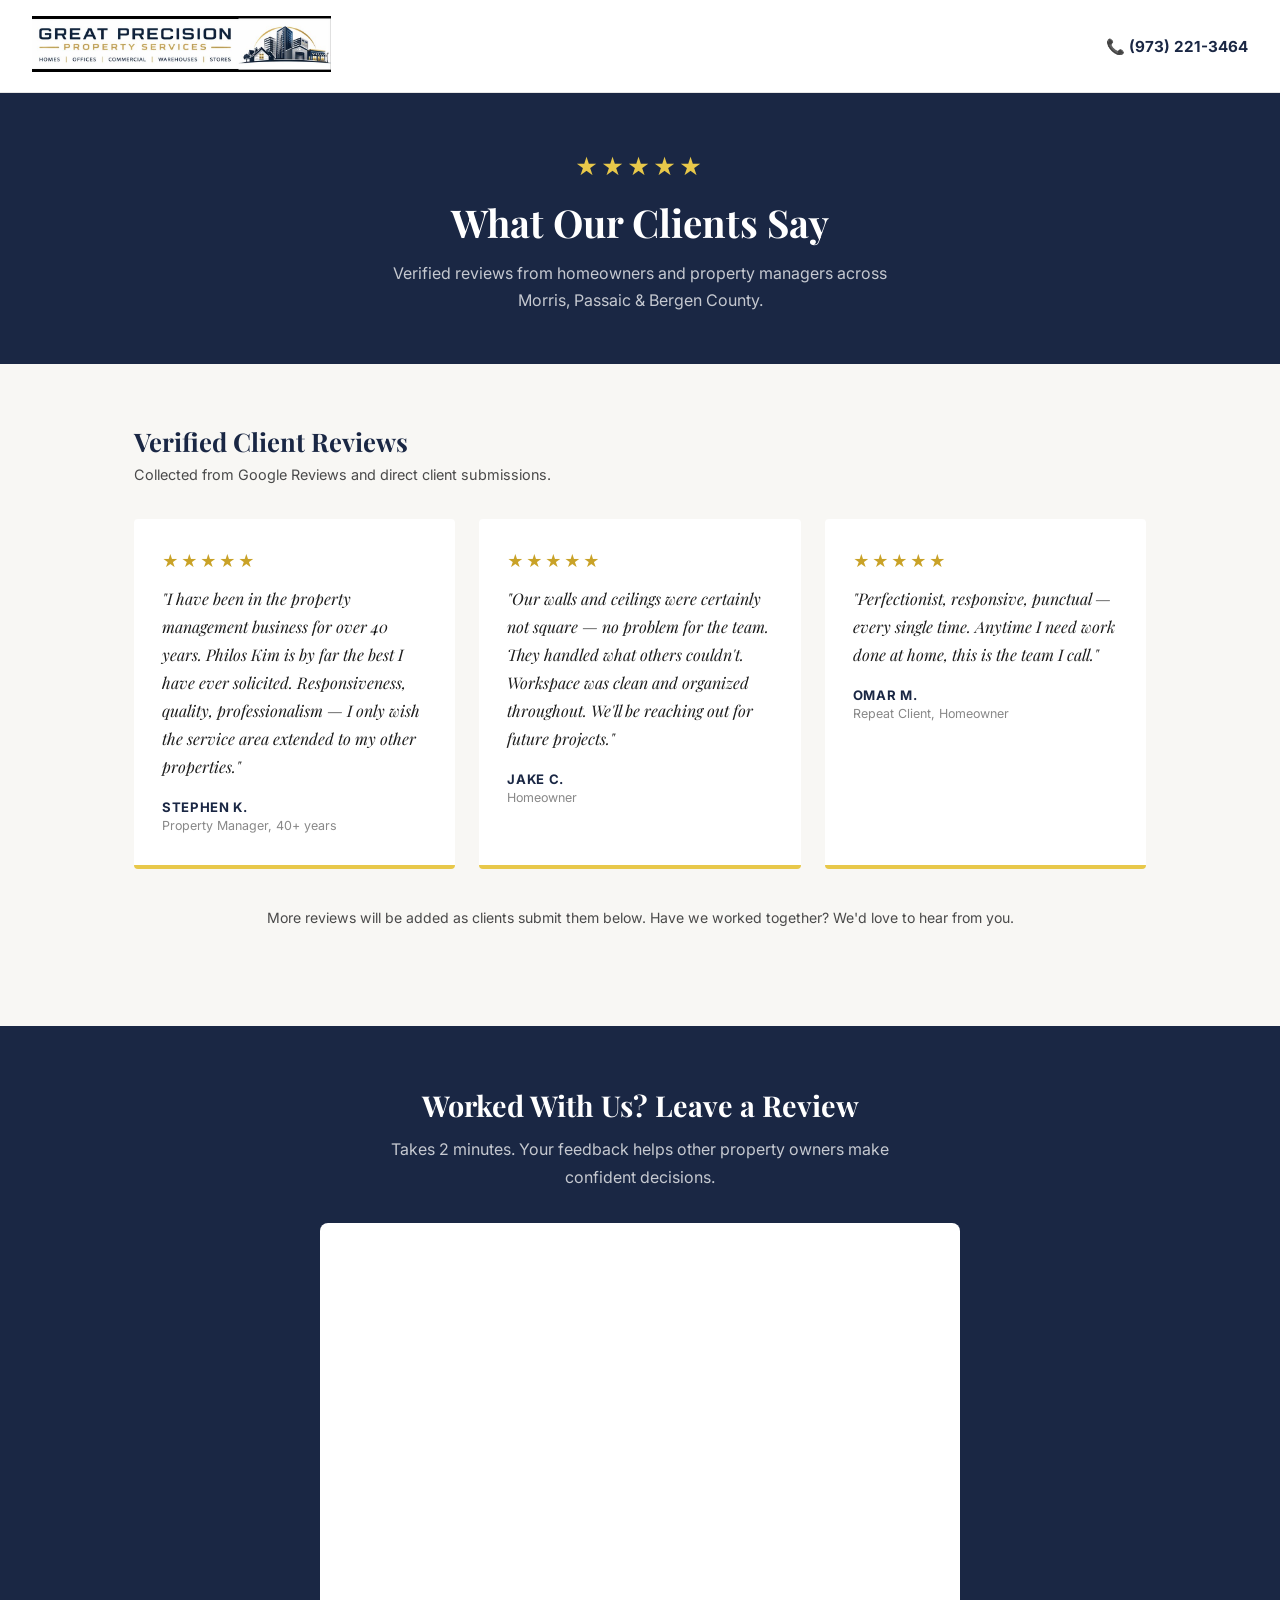
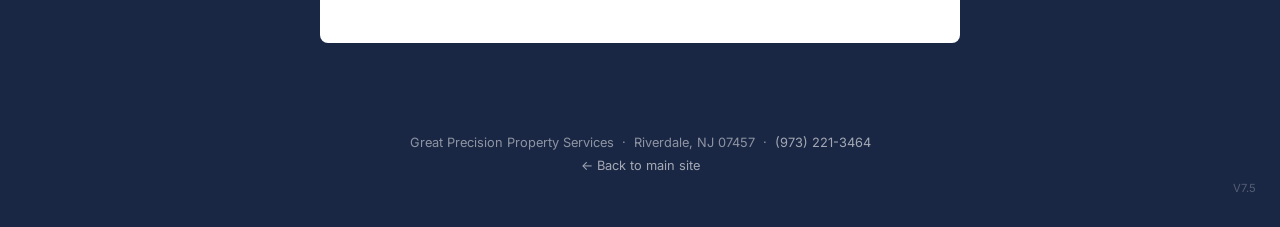
<file: index (1).html>
<!DOCTYPE html>
<html lang="en">
<head>
  <meta charset="UTF-8">
  <meta name="viewport" content="width=device-width, initial-scale=1.0">
  <title>Client Reviews | Great Precision Property Services</title>
  <meta name="description" content="Read what clients say about Great Precision Property Services — serving Morris, Passaic & Bergen County, NJ.">
  <link rel="preconnect" href="https://fonts.googleapis.com">
  <link href="https://fonts.googleapis.com/css2?family=Inter:wght@400;600;700&family=Playfair+Display:ital,wght@0,700;1,400&display=swap" rel="stylesheet">
  <script async src="https://www.googletagmanager.com/gtag/js?id=G-83R32D6B21"></script>
  <script>
    window.dataLayer = window.dataLayer || [];
    function gtag(){dataLayer.push(arguments);}
    gtag('js', new Date());
    gtag('config', 'G-83R32D6B21');
  </script>
  <style>
    :root {
      --navy:#1a2744;
      --gold:#e8c84a;
      --gold-dark:#c9a227;
      --white:#ffffff;
      --off-white:#f8f7f4;
      --text-dark:#1c1c1c;
      --text-mid:#4a4a4a;
      --text-light:#888;
    }
    * { box-sizing:border-box; margin:0; padding:0; }
    body { font-family:'Inter',sans-serif; background:var(--off-white); color:var(--text-dark); }
    header { background:var(--white); padding:16px 32px; display:flex; align-items:center; justify-content:space-between; border-bottom:1px solid #e5e5e5; }
    .logo img { height:56px; }
    .header-phone { color:var(--navy); font-weight:700; font-size:0.95rem; text-decoration:none; }
    .hero { background:var(--navy); color:var(--white); text-align:center; padding:60px 24px 50px; }
    .hero h1 { font-family:'Playfair Display',serif; font-size:2.4rem; margin-bottom:12px; }
    .hero p { color:rgba(255,255,255,0.75); font-size:1rem; max-width:520px; margin:0 auto; line-height:1.7; }
    .hero .star-row { color:var(--gold); font-size:1.4rem; margin-bottom:16px; letter-spacing:3px; }
    .reviews-section { max-width:1060px; margin:0 auto; padding:60px 24px; }
    .reviews-section h2 { font-family:'Playfair Display',serif; font-size:1.6rem; color:var(--navy); margin-bottom:8px; }
    .section-sub { color:var(--text-mid); font-size:0.9rem; margin-bottom:36px; }
    .reviews-grid { display:grid; grid-template-columns:repeat(auto-fit,minmax(300px,1fr)); gap:24px; margin-bottom:40px; }
    .review-card { background:var(--white); padding:32px 28px; border-bottom:4px solid var(--gold); border-radius:4px; }
    .review-stars { color:var(--gold-dark); font-size:1rem; margin-bottom:14px; letter-spacing:2px; }
    .review-text { font-family:'Playfair Display',serif; font-size:1rem; color:var(--text-dark); line-height:1.75; font-style:italic; margin-bottom:18px; }
    .review-author { font-weight:700; font-size:0.82rem; color:var(--navy); letter-spacing:0.05em; text-transform:uppercase; }
    .review-role { font-size:0.78rem; color:var(--text-light); margin-top:3px; }
    .more-coming { color:var(--text-mid); font-size:0.88rem; text-align:center; padding:0 0 40px; }
    .submit-section { background:var(--navy); padding:60px 24px; text-align:center; }
    .submit-section h2 { font-family:'Playfair Display',serif; color:var(--white); font-size:1.8rem; margin-bottom:12px; }
    .submit-section p { color:rgba(255,255,255,0.75); max-width:500px; margin:0 auto 32px; line-height:1.7; }
    .tally-wrap { max-width:640px; margin:0 auto; background:var(--white); border-radius:8px; padding:8px; }
    footer { background:var(--navy); color:rgba(255,255,255,0.5); text-align:center; padding:32px 24px; font-size:0.8rem; }
    footer a { color:rgba(255,255,255,0.6); text-decoration:none; }
    @media(max-width:600px) {
      .hero h1 { font-size:1.8rem; }
      header { padding:12px 16px; }
    }
  </style>
</head>
<body>

<header>
  <a href="/" class="logo"><img src="/images/logo-main.png" alt="Great Precision Property Services"></a>
  <a href="tel:9732213464" class="header-phone">📞 (973) 221-3464</a>
</header>

<div class="hero">
  <div class="star-row">★★★★★</div>
  <h1>What Our Clients Say</h1>
  <p>Verified reviews from homeowners and property managers across Morris, Passaic & Bergen County.</p>
</div>

<div class="reviews-section">
  <h2>Verified Client Reviews</h2>
  <p class="section-sub">Collected from Google Reviews and direct client submissions.</p>
  <div class="reviews-grid">

    <div class="review-card">
      <div class="review-stars">★★★★★</div>
      <p class="review-text">"I have been in the property management business for over 40 years. Philos Kim is by far the best I have ever solicited. Responsiveness, quality, professionalism — I only wish the service area extended to my other properties."</p>
      <div class="review-author">Stephen K.</div>
      <div class="review-role">Property Manager, 40+ years</div>
    </div>

    <div class="review-card">
      <div class="review-stars">★★★★★</div>
      <p class="review-text">"Our walls and ceilings were certainly not square — no problem for the team. They handled what others couldn't. Workspace was clean and organized throughout. We'll be reaching out for future projects."</p>
      <div class="review-author">Jake C.</div>
      <div class="review-role">Homeowner</div>
    </div>

    <div class="review-card">
      <div class="review-stars">★★★★★</div>
      <p class="review-text">"Perfectionist, responsive, punctual — every single time. Anytime I need work done at home, this is the team I call."</p>
      <div class="review-author">Omar M.</div>
      <div class="review-role">Repeat Client, Homeowner</div>
    </div>

  </div>
  <p class="more-coming">More reviews will be added as clients submit them below. Have we worked together? We'd love to hear from you.</p>
</div>

<div class="submit-section">
  <h2>Worked With Us? Leave a Review</h2>
  <p>Takes 2 minutes. Your feedback helps other property owners make confident decisions.</p>
  <div class="tally-wrap">
    <iframe data-tally-src="https://tally.so/embed/jaJo1Y?alignLeft=1&hideTitle=1&transparentBackground=1&dynamicHeight=1" loading="lazy" width="100%" height="400" frameborder="0" marginheight="0" marginwidth="0" title="Customer Review Form"></iframe>
  </div>
</div>

<footer>
  <p>Great Precision Property Services &nbsp;·&nbsp; Riverdale, NJ 07457 &nbsp;·&nbsp; <a href="tel:9732213464">(973) 221-3464</a></p>
  <p style="margin-top:8px;"><a href="/">← Back to main site</a></p>
  <p style="text-align:right;font-size:0.7rem;margin-top:8px;opacity:0.5;">V7.5</p>
</footer>

<script async src="https://tally.so/widgets/embed.js"></script>
</body>
</html>
</file>
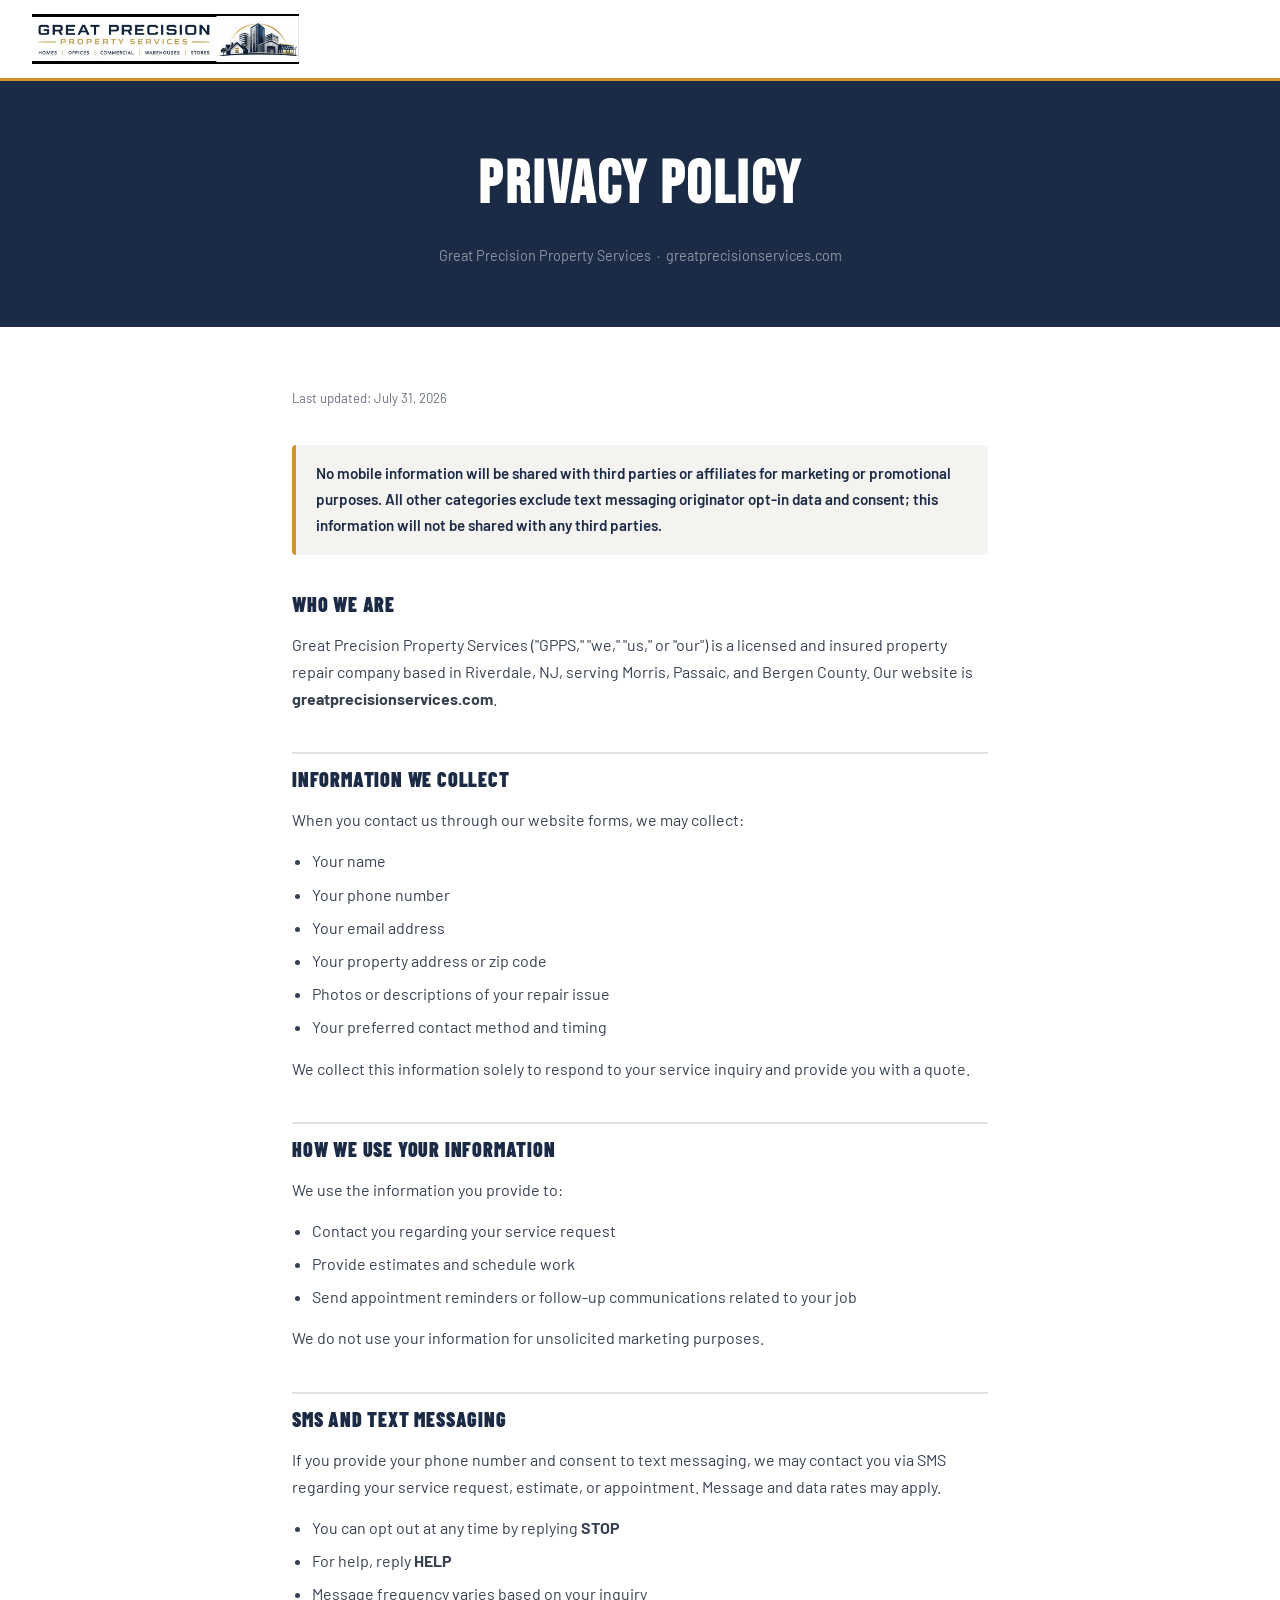
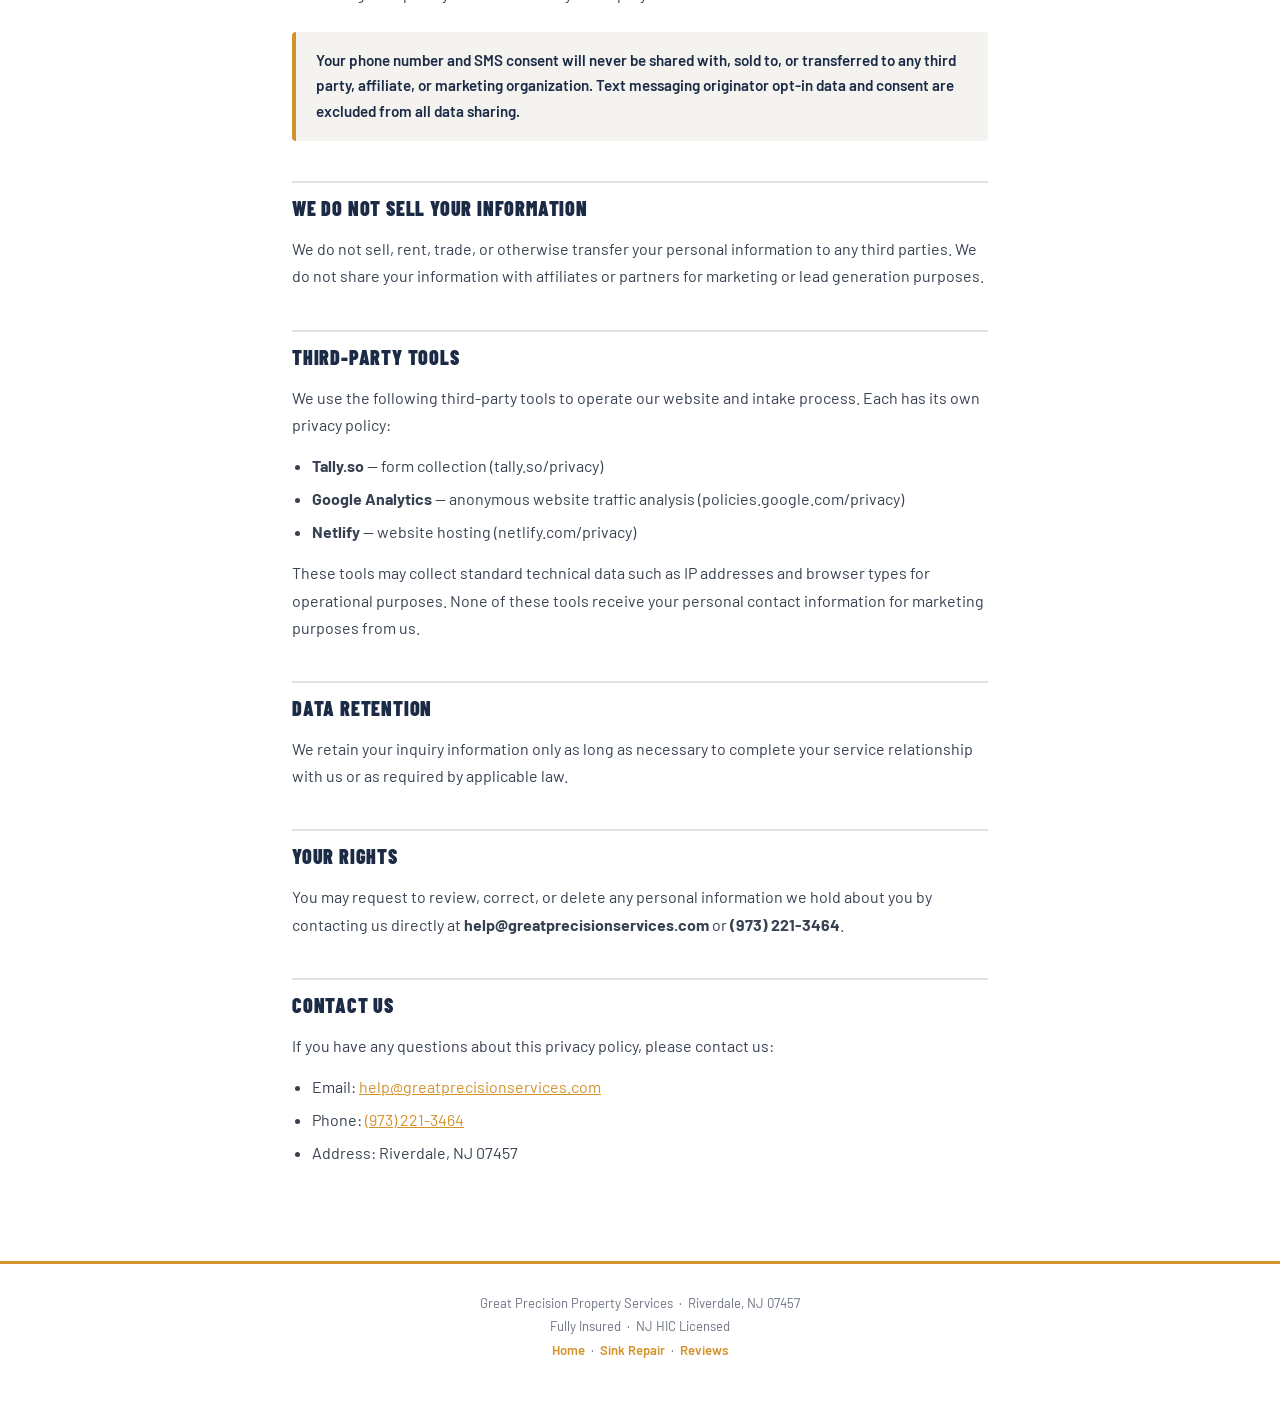
<file: privacy/GPPS_Privacy_v1.2.html>
<!DOCTYPE html>
<html lang="en">
<head>
<meta charset="UTF-8">
<meta name="viewport" content="width=device-width, initial-scale=1.0">
<title>Privacy Policy | Great Precision Property Services</title>
<meta name="description" content="Privacy policy for Great Precision Property Services. We do not sell or share your personal information.">
<link rel="preconnect" href="https://fonts.googleapis.com">
<link href="https://fonts.googleapis.com/css2?family=Bebas+Neue&family=Barlow:wght@400;600;700&family=Barlow+Condensed:wght@600;700;900&display=swap" rel="stylesheet">
<style>
*,*::before,*::after{box-sizing:border-box;margin:0;padding:0}
body{font-family:'Barlow',sans-serif;font-size:16px;line-height:1.7;background:#fff;color:#1a1c22}
:root{
  --navy:#1B2A45;
  --amber:#D4922A;
  --red:#C8281E;
  --muted:#6b7280;
  --border:#e2e1de;
  --mid:#f4f3f0;
}
.logo-bar{background:#fff;padding:14px 32px;border-bottom:3px solid var(--amber);display:flex;align-items:center;justify-content:space-between;flex-wrap:wrap;gap:12px}
.logo-bar img{height:50px;width:auto}
.logo-bar a{font-family:'Barlow Condensed',sans-serif;font-weight:700;font-size:.9rem;color:var(--muted);text-decoration:none;letter-spacing:.04em}
.logo-bar a:hover{color:var(--navy)}

.hero{background:var(--navy);padding:52px 32px 44px;text-align:center}
.hero h1{font-family:'Bebas Neue',sans-serif;font-size:clamp(2.4rem,5vw,3.8rem);color:#fff;letter-spacing:.04em;margin-bottom:8px}
.hero p{color:rgba(255,255,255,.5);font-size:.9rem}

.content{max-width:760px;margin:0 auto;padding:60px 32px 80px}

h2{font-family:'Barlow Condensed',sans-serif;font-weight:900;font-size:1.25rem;letter-spacing:.04em;text-transform:uppercase;color:var(--navy);margin:40px 0 10px;padding-top:8px;border-top:2px solid var(--border)}
h2:first-of-type{margin-top:0;border-top:none}
p{color:#374151;margin-bottom:14px}
ul{margin:0 0 14px 20px;color:#374151}
ul li{margin-bottom:6px}
.highlight{
  background:var(--mid);
  border-left:4px solid var(--amber);
  border-radius:4px;
  padding:16px 20px;
  margin:24px 0;
  font-size:.95rem;
  color:var(--navy);
  font-weight:600;
}
.updated{font-size:.82rem;color:var(--muted);margin-bottom:36px}

footer{background:#fff;border-top:3px solid var(--amber);padding:28px 32px;text-align:center}
footer p{font-size:.82rem;color:var(--muted);line-height:1.8}
footer a{color:var(--amber);text-decoration:none;font-weight:600}
footer a:hover{text-decoration:underline}
</style>
</head>
<body>

<div class="logo-bar">
  <img src="/images/logo-main.png" alt="Great Precision Property Services">
  <a href="/"></a>
</div>

<div class="hero">
  <h1>Privacy Policy</h1>
  <p>Great Precision Property Services &nbsp;·&nbsp; greatprecisionservices.com</p>
</div>

<div class="content">
  <p class="updated">Last updated: July 31, 2026</p>

  <div class="highlight">
    No mobile information will be shared with third parties or affiliates for marketing or promotional purposes. All other categories exclude text messaging originator opt-in data and consent; this information will not be shared with any third parties.
  </div>

  <h2>Who We Are</h2>
  <p>Great Precision Property Services ("GPPS," "we," "us," or "our") is a licensed and insured property repair company based in Riverdale, NJ, serving Morris, Passaic, and Bergen County. Our website is <strong>greatprecisionservices.com</strong>.</p>

  <h2>Information We Collect</h2>
  <p>When you contact us through our website forms, we may collect:</p>
  <ul>
    <li>Your name</li>
    <li>Your phone number</li>
    <li>Your email address</li>
    <li>Your property address or zip code</li>
    <li>Photos or descriptions of your repair issue</li>
    <li>Your preferred contact method and timing</li>
  </ul>
  <p>We collect this information solely to respond to your service inquiry and provide you with a quote.</p>

  <h2>How We Use Your Information</h2>
  <p>We use the information you provide to:</p>
  <ul>
    <li>Contact you regarding your service request</li>
    <li>Provide estimates and schedule work</li>
    <li>Send appointment reminders or follow-up communications related to your job</li>
  </ul>
  <p>We do not use your information for unsolicited marketing purposes.</p>

  <h2>SMS and Text Messaging</h2>
  <p>If you provide your phone number and consent to text messaging, we may contact you via SMS regarding your service request, estimate, or appointment. Message and data rates may apply.</p>
  <ul>
    <li>You can opt out at any time by replying <strong>STOP</strong></li>
    <li>For help, reply <strong>HELP</strong></li>
    <li>Message frequency varies based on your inquiry</li>
  </ul>
  <div class="highlight">
    Your phone number and SMS consent will never be shared with, sold to, or transferred to any third party, affiliate, or marketing organization. Text messaging originator opt-in data and consent are excluded from all data sharing.
  </div>

  <h2>We Do Not Sell Your Information</h2>
  <p>We do not sell, rent, trade, or otherwise transfer your personal information to any third parties. We do not share your information with affiliates or partners for marketing or lead generation purposes.</p>

  <h2>Third-Party Tools</h2>
  <p>We use the following third-party tools to operate our website and intake process. Each has its own privacy policy:</p>
  <ul>
    <li><strong>Tally.so</strong> — form collection (tally.so/privacy)</li>
    <li><strong>Google Analytics</strong> — anonymous website traffic analysis (policies.google.com/privacy)</li>
    <li><strong>Netlify</strong> — website hosting (netlify.com/privacy)</li>
  </ul>
  <p>These tools may collect standard technical data such as IP addresses and browser types for operational purposes. None of these tools receive your personal contact information for marketing purposes from us.</p>

  <h2>Data Retention</h2>
  <p>We retain your inquiry information only as long as necessary to complete your service relationship with us or as required by applicable law.</p>

  <h2>Your Rights</h2>
  <p>You may request to review, correct, or delete any personal information we hold about you by contacting us directly at <strong>help@greatprecisionservices.com</strong> or <strong>(973) 221-3464</strong>.</p>

  <h2>Contact Us</h2>
  <p>If you have any questions about this privacy policy, please contact us:</p>
  <ul>
    <li>Email: <a href="mailto:help@greatprecisionservices.com" style="color:var(--amber)">help@greatprecisionservices.com</a></li>
    <li>Phone: <a href="tel:9732213464" style="color:var(--amber)">(973) 221-3464</a></li>
    <li>Address: Riverdale, NJ 07457</li>
  </ul>

</div>

<footer>
  <p>
    Great Precision Property Services &nbsp;·&nbsp; Riverdale, NJ 07457<br>
    Fully Insured &nbsp;·&nbsp; NJ HIC Licensed<br>
    <a href="/">Home</a> &nbsp;·&nbsp;
    <a href="/sink-fell-down">Sink Repair</a> &nbsp;·&nbsp;
    <a href="/reviews">Reviews</a>
  </p>
</footer>

</body>
</html>
</file>
